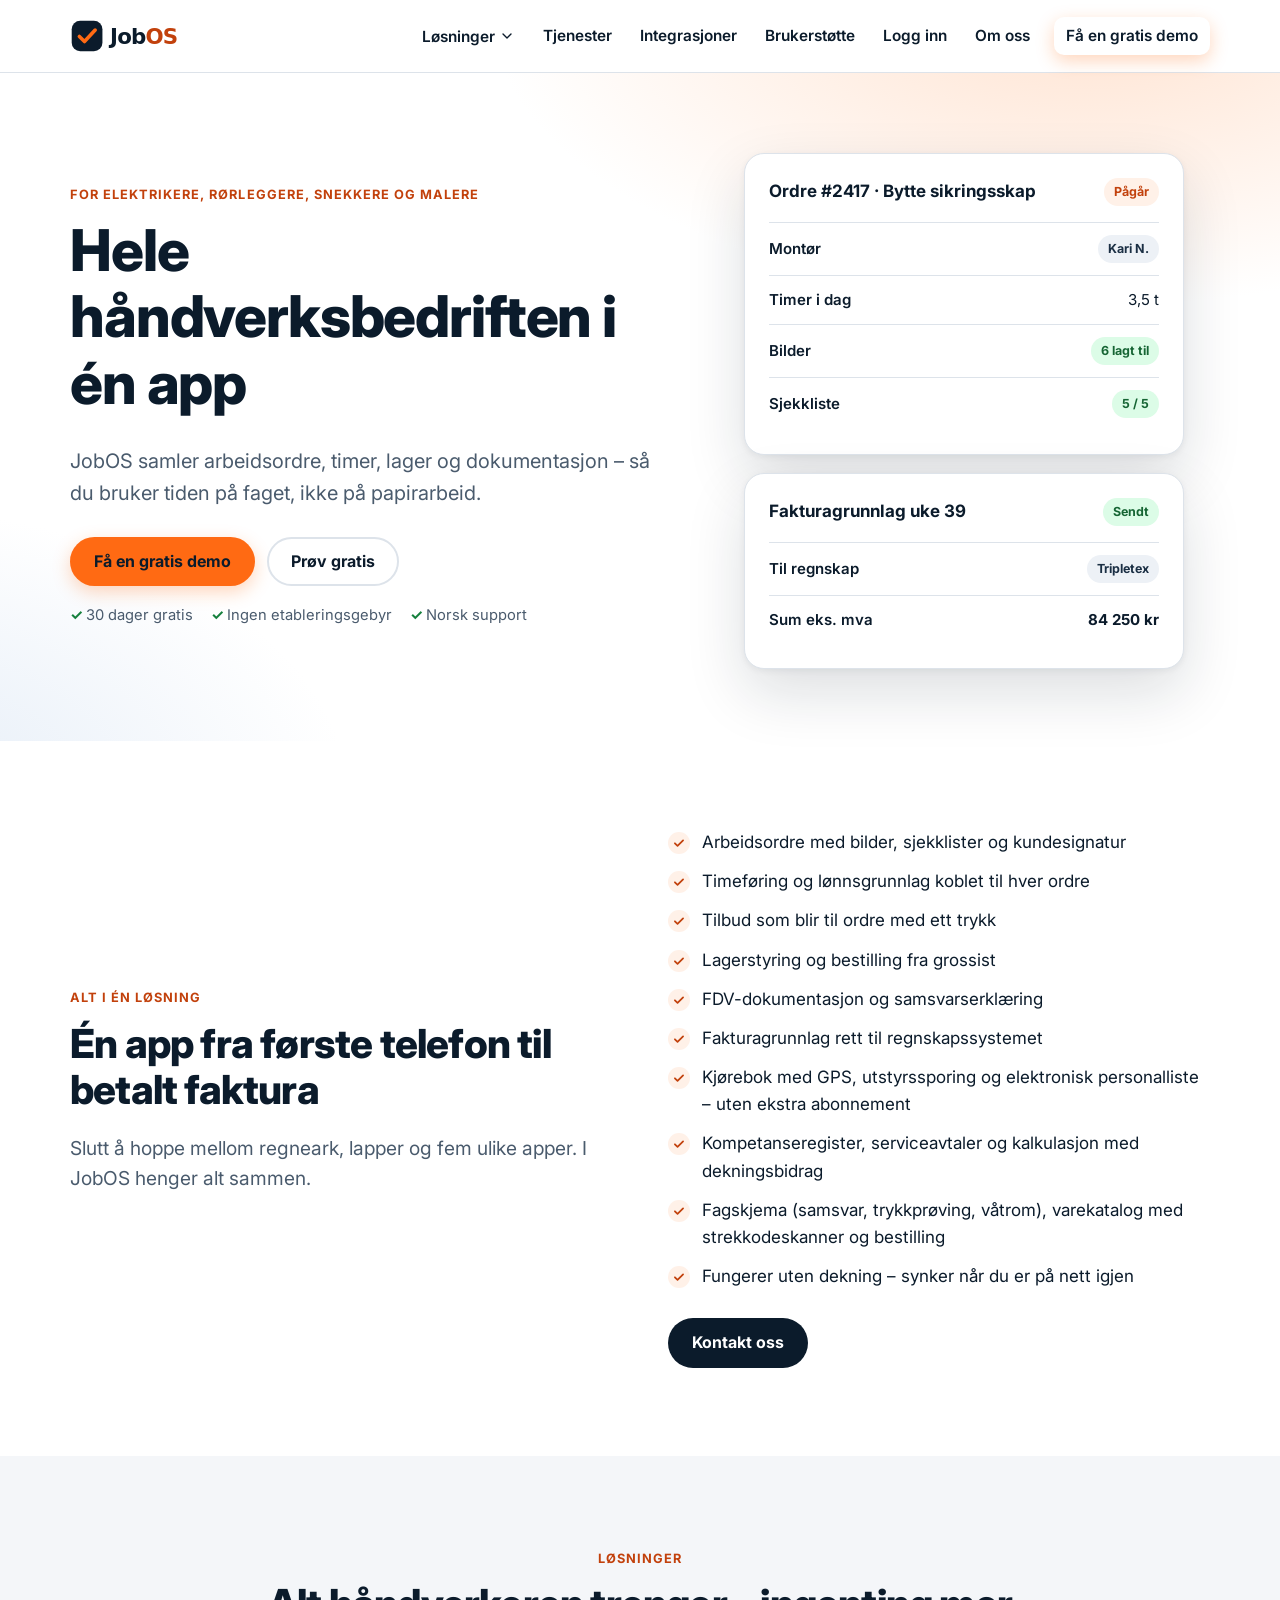
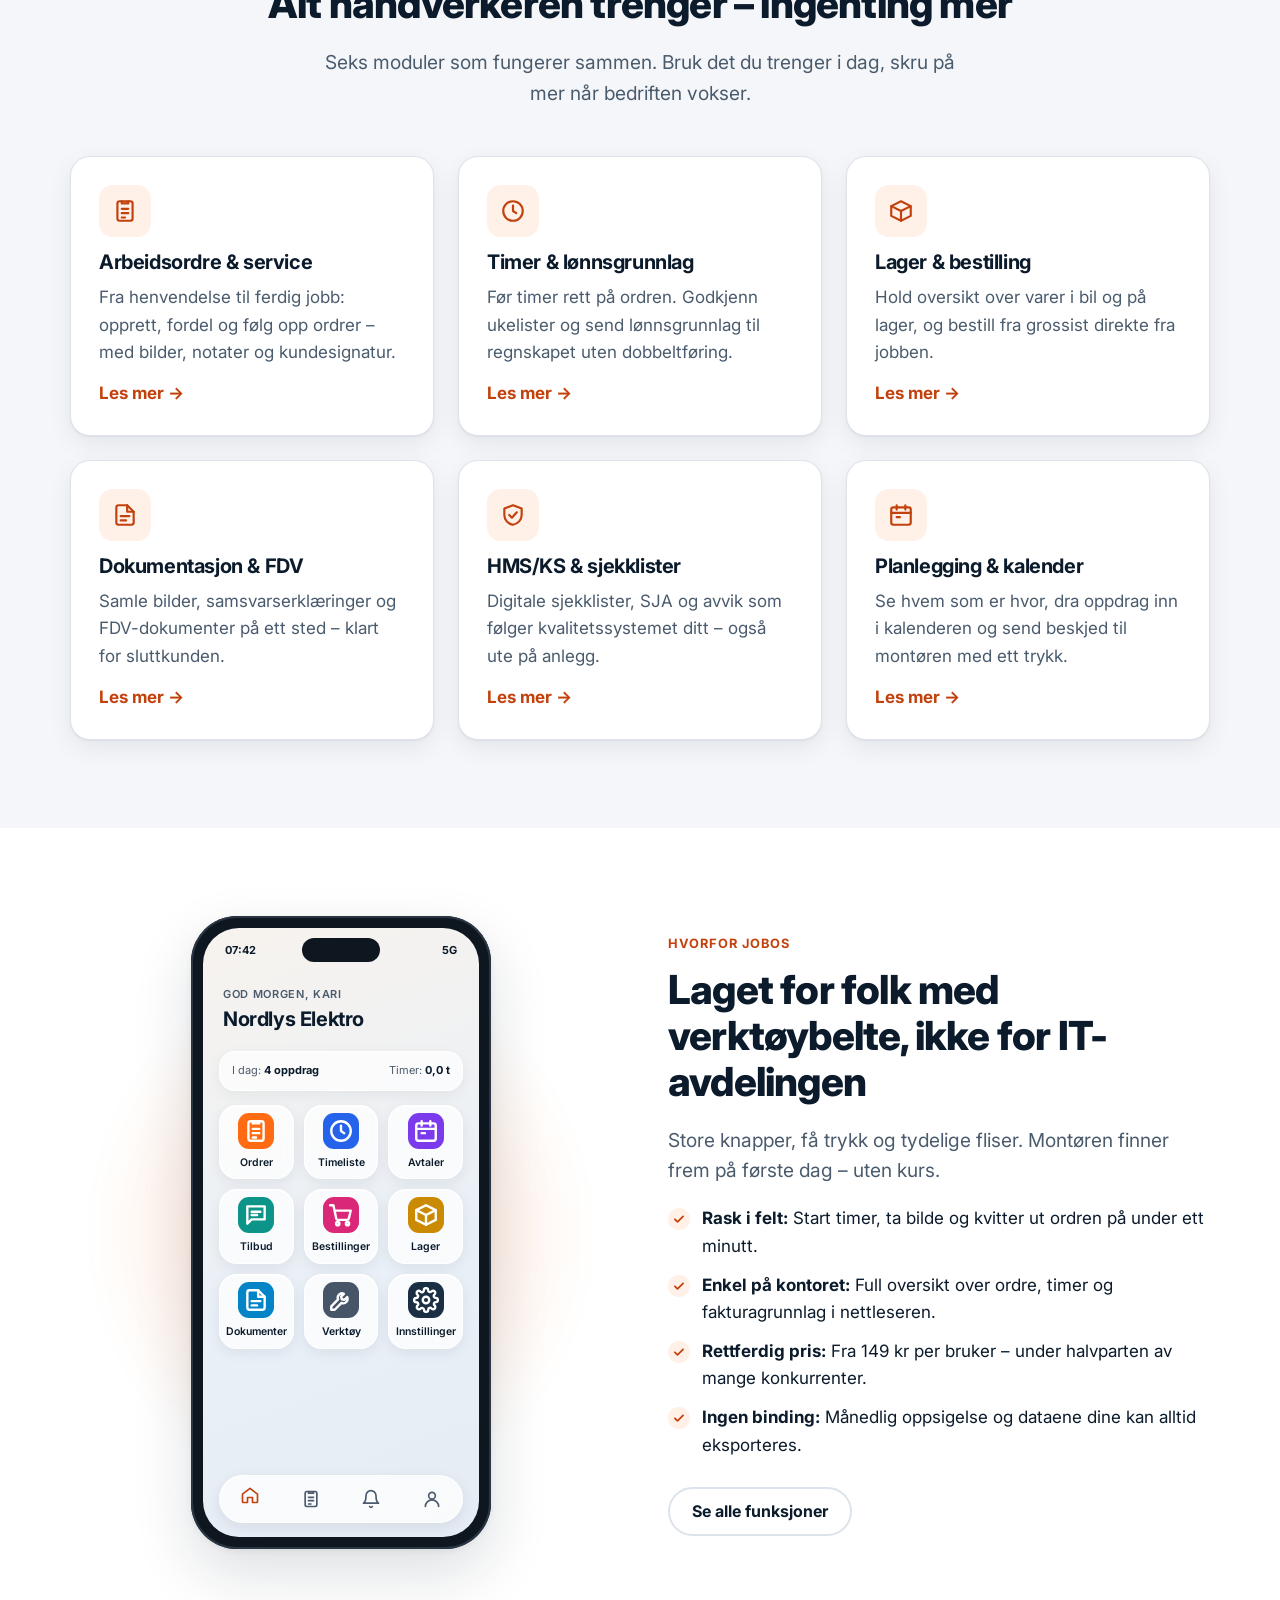
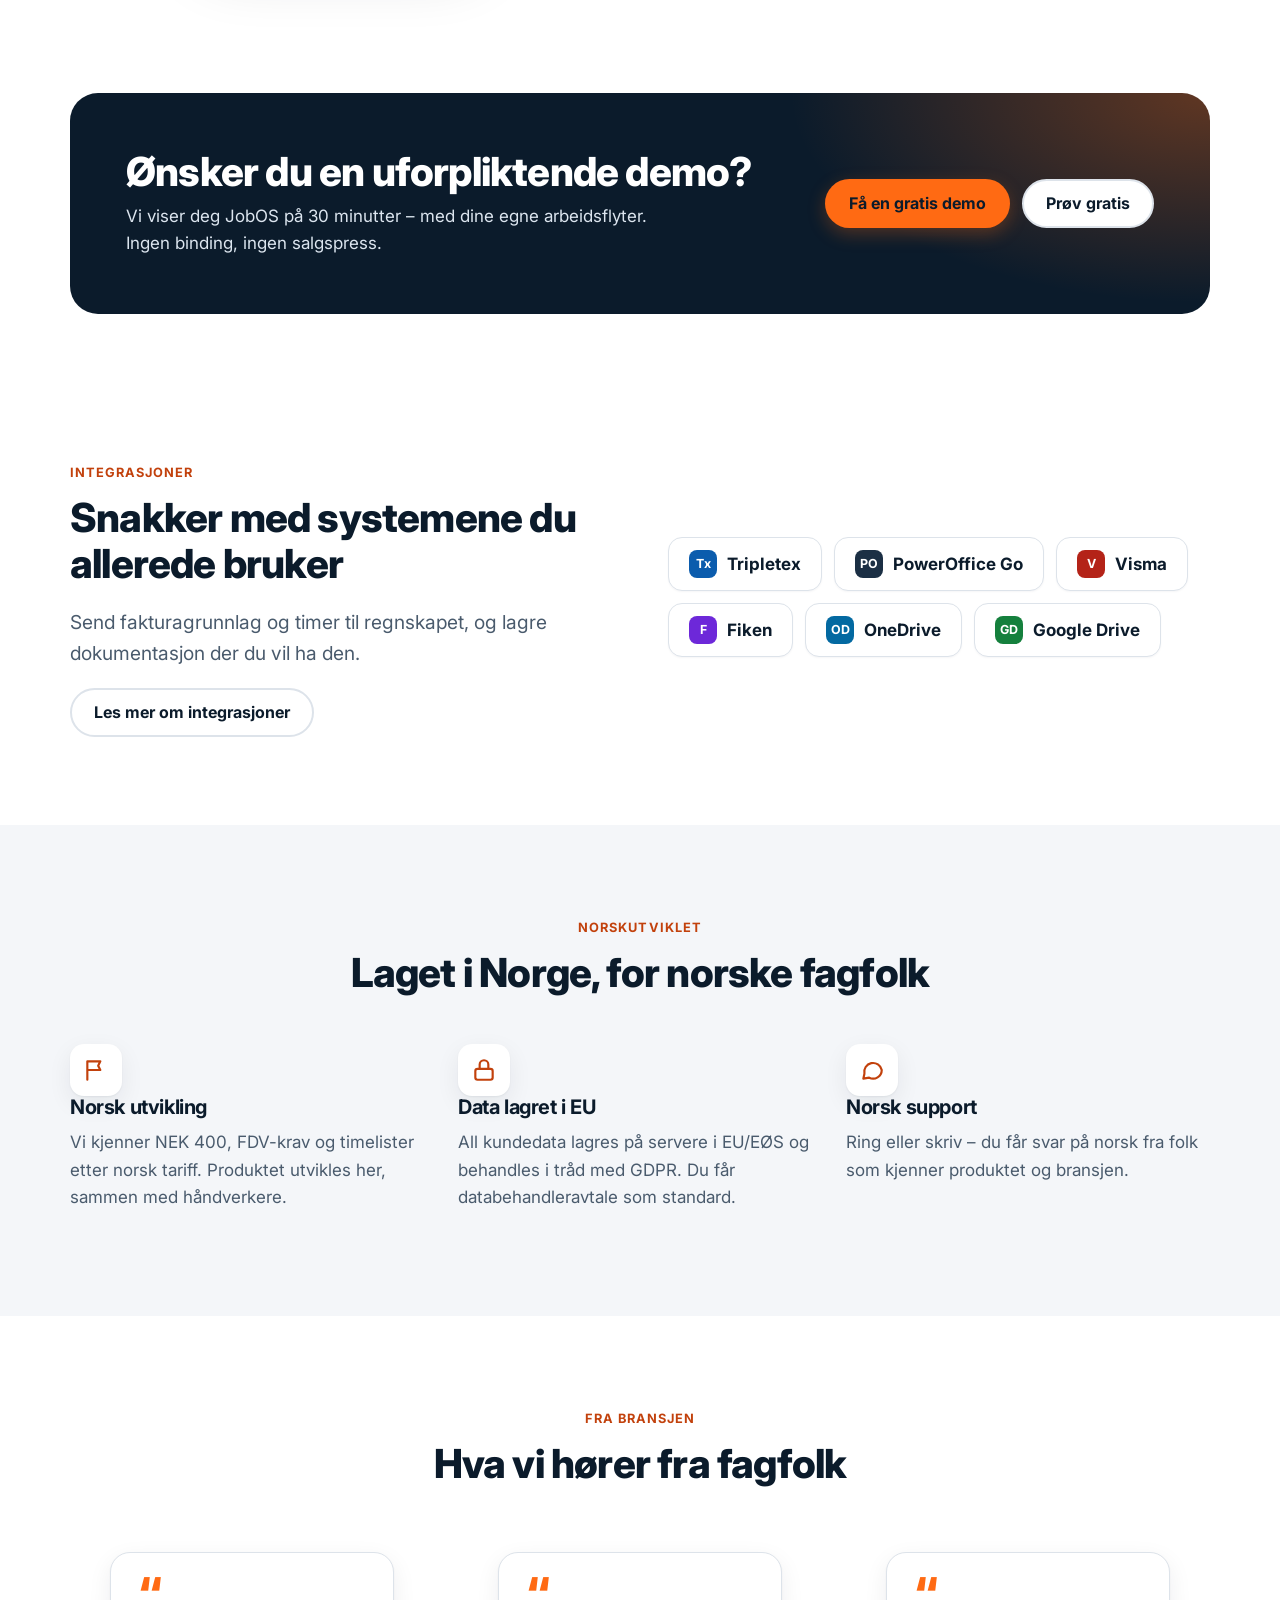
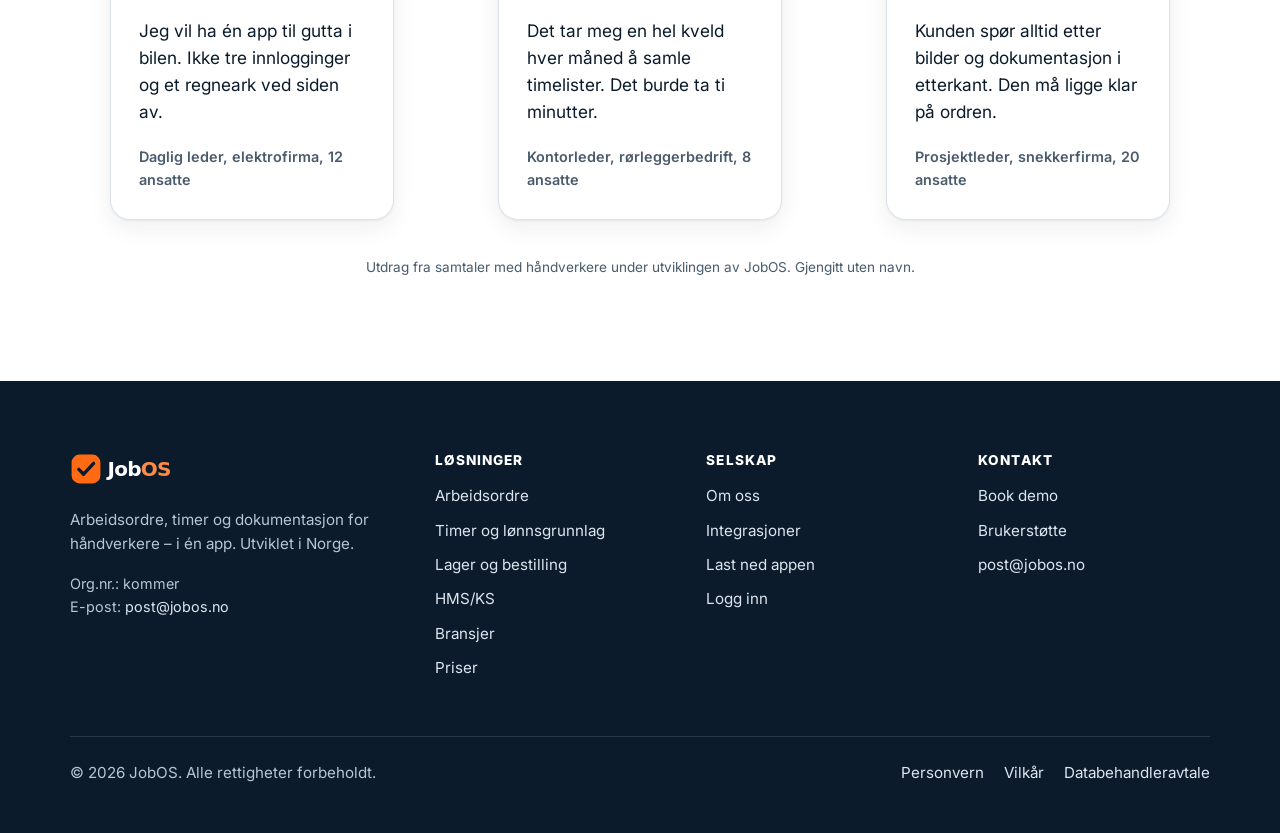
<file: index.html>
<!doctype html>
<html lang="nb">
<head>
<meta charset="utf-8">
<meta name="viewport" content="width=device-width, initial-scale=1">
<title>JobOS – Hele håndverksbedriften i én app</title>
<meta name="description" content="JobOS er arbeidsordresystemet for elektrikere, rørleggere, snekkere og malere. Ordre, timer, lager og dokumentasjon i én app. Fra 149 kr per bruker.">
<meta name="theme-color" content="#0B1B2B">
<meta property="og:type" content="website">
<meta property="og:locale" content="nb_NO">
<meta property="og:site_name" content="JobOS">
<meta property="og:title" content="JobOS – Hele håndverksbedriften i én app">
<meta property="og:description" content="JobOS er arbeidsordresystemet for elektrikere, rørleggere, snekkere og malere. Ordre, timer, lager og dokumentasjon i én app. Fra 149 kr per bruker.">
<meta property="og:url" content="https://heggerob.github.io/jobos-web/">
<meta property="og:image" content="https://heggerob.github.io/jobos-web/assets/logo.svg">
<meta name="twitter:card" content="summary">
<link rel="icon" href="favicon.svg" type="image/svg+xml">
<link rel="manifest" href="manifest.webmanifest">
<link rel="apple-touch-icon" href="assets/icons/apple-touch-icon.png">
<meta name="mobile-web-app-capable" content="yes">
<meta name="apple-mobile-web-app-title" content="JobOS">

<link rel="preconnect" href="https://fonts.googleapis.com">
<link rel="preconnect" href="https://fonts.gstatic.com" crossorigin>
<link href="https://fonts.googleapis.com/css2?family=Inter:wght@400;600;700;800&amp;display=swap" rel="stylesheet">
<link rel="stylesheet" href="assets/style.css">
</head>
<body>
<a class="skip-link" href="#main">Hopp til innhold</a>
<header class="site-header">
  <nav class="container nav" aria-label="Hovedmeny">
    <a class="brand" href="index.html" aria-label="JobOS – til forsiden"><img src="assets/logo.svg" alt="JobOS" width="128" height="34"></a>
    <button class="nav-toggle" type="button" aria-expanded="false" aria-controls="nav-menu" aria-label="Åpne meny"><svg viewBox="0 0 24 24" width="24" height="24" fill="none" stroke="currentColor" stroke-width="2" stroke-linecap="round" stroke-linejoin="round" aria-hidden="true" focusable="false"><path d="M4 7h16M4 12h16M4 17h16"/></svg></button>
    <ul class="nav-menu" id="nav-menu">
      <li class="has-dd"><button class="dd-toggle" type="button" aria-expanded="false" aria-controls="dd-losninger">Løsninger <svg viewBox="0 0 24 24" width="16" height="16" fill="none" stroke="currentColor" stroke-width="2" stroke-linecap="round" stroke-linejoin="round" aria-hidden="true" focusable="false"><path d="m6 9 6 6 6-6"/></svg></button>
        <ul class="dropdown" id="dd-losninger"><li><a href="funksjoner.html">Alle funksjoner<span>Arbeidsordre, timer, lager og mer</span></a></li><li><a href="fag.html">Bransjer<span>Elektriker, rørlegger, snekker, maler</span></a></li><li><a href="priser.html">Priser<span>Fra 149 kr per bruker i måneden</span></a></li><li><a href="last-ned.html">Last ned appen<span>iPhone, Android og web</span></a></li></ul></li>
      <li><a href="om-oss.html#tjenester">Tjenester</a></li><li><a href="integrasjoner.html">Integrasjoner</a></li><li><a href="kontakt.html#brukerstotte">Brukerstøtte</a></li><li><a href="logg-inn.html">Logg inn</a></li><li><a href="om-oss.html">Om oss</a></li>
      <li class="nav-cta"><a class="btn btn-primary btn-sm" href="kontakt.html#demo">Få en gratis demo</a></li>
    </ul>
  </nav>
</header>
<main id="main">
<section class="hero">
  <div class="container hero-grid">
    <div>
      <span class="eyebrow">For elektrikere, rørleggere, snekkere og malere</span>
      <h1>Hele håndverksbedriften i én app</h1>
      <p class="lead">JobOS samler arbeidsordre, timer, lager og dokumentasjon – så du bruker tiden på faget, ikke på papirarbeid.</p>
      <div class="btn-row"><a class="btn btn-primary" href="kontakt.html#demo">Få en gratis demo</a><a class="btn btn-secondary" href="last-ned.html">Prøv gratis</a></div>
      <p class="hero-note"><span>30 dager gratis</span><span>Ingen etableringsgebyr</span><span>Norsk support</span></p>
    </div>
    <div style="display:grid;gap:18px"><div class="mini-card" aria-hidden="true"><header><span>Ordre #2417 · Bytte sikringsskap</span><span class="pill brand">Pågår</span></header><div class="mini-row"><span>Montør</span><span class="pill">Kari N.</span></div><div class="mini-row"><span>Timer i dag</span>3,5 t</div><div class="mini-row"><span>Bilder</span><span class="pill ok">6 lagt til</span></div><div class="mini-row"><span>Sjekkliste</span><span class="pill ok">5 / 5</span></div></div><div class="mini-card" aria-hidden="true"><header><span>Fakturagrunnlag uke 39</span><span class="pill ok">Sendt</span></header><div class="mini-row"><span>Til regnskap</span><span class="pill">Tripletex</span></div><div class="mini-row"><span>Sum eks. mva</span><b>84 250 kr</b></div></div></div>
  </div>
</section>

<section class="section" aria-labelledby="alt-i-en">
  <div class="container split">
    <div>
      <span class="eyebrow">Alt i én løsning</span>
      <h2 id="alt-i-en">Én app fra første telefon til betalt faktura</h2>
      <p class="lead">Slutt å hoppe mellom regneark, lapper og fem ulike apper. I JobOS henger alt sammen.</p>
    </div>
    <div>
      <ul class="checklist">
        <li>Arbeidsordre med bilder, sjekklister og kundesignatur</li>
        <li>Timeføring og lønnsgrunnlag koblet til hver ordre</li>
        <li>Tilbud som blir til ordre med ett trykk</li>
        <li>Lagerstyring og bestilling fra grossist</li>
        <li>FDV-dokumentasjon og samsvarserklæring</li>
        <li>Fakturagrunnlag rett til regnskapssystemet</li>
        <li>Kjørebok med GPS, utstyrssporing og elektronisk personalliste – uten ekstra abonnement</li>
        <li>Kompetanseregister, serviceavtaler og kalkulasjon med dekningsbidrag</li>
        <li>Fagskjema (samsvar, trykkprøving, våtrom), varekatalog med strekkodeskanner og bestilling</li>
        <li>Fungerer uten dekning – synker når du er på nett igjen</li>
      </ul>
      <a class="btn btn-dark" href="kontakt.html">Kontakt oss</a>
    </div>
  </div>
</section>

<section class="section section-soft" aria-labelledby="produkter">
  <div class="container">
    <div class="section-head center">
      <span class="eyebrow">Løsninger</span>
      <h2 id="produkter">Alt håndverkeren trenger – ingenting mer</h2>
      <p class="lead">Seks moduler som fungerer sammen. Bruk det du trenger i dag, skru på mer når bedriften vokser.</p>
    </div>
    <div class="grid grid-3"><a class="card" href="funksjoner.html#ordre"><span class="icon-badge"><svg viewBox="0 0 24 24" width="24" height="24" fill="none" stroke="currentColor" stroke-width="2" stroke-linecap="round" stroke-linejoin="round" aria-hidden="true" focusable="false"><rect x="5" y="3" width="14" height="18" rx="2"/><path d="M9 3v2h6V3M9 10h6M9 14h6M9 18h3"/></svg></span><h3>Arbeidsordre &amp; service</h3><p>Fra henvendelse til ferdig jobb: opprett, fordel og følg opp ordrer – med bilder, notater og kundesignatur.</p><span class="more">Les mer →</span></a><a class="card" href="funksjoner.html#timer"><span class="icon-badge"><svg viewBox="0 0 24 24" width="24" height="24" fill="none" stroke="currentColor" stroke-width="2" stroke-linecap="round" stroke-linejoin="round" aria-hidden="true" focusable="false"><circle cx="12" cy="12" r="9"/><path d="M12 7v5l3 2"/></svg></span><h3>Timer &amp; lønnsgrunnlag</h3><p>Før timer rett på ordren. Godkjenn ukelister og send lønnsgrunnlag til regnskapet uten dobbeltføring.</p><span class="more">Les mer →</span></a><a class="card" href="funksjoner.html#lager"><span class="icon-badge"><svg viewBox="0 0 24 24" width="24" height="24" fill="none" stroke="currentColor" stroke-width="2" stroke-linecap="round" stroke-linejoin="round" aria-hidden="true" focusable="false"><path d="M3 7.5 12 3l9 4.5v9L12 21l-9-4.5z"/><path d="M3 7.5 12 12l9-4.5M12 12v9"/></svg></span><h3>Lager &amp; bestilling</h3><p>Hold oversikt over varer i bil og på lager, og bestill fra grossist direkte fra jobben.</p><span class="more">Les mer →</span></a><a class="card" href="funksjoner.html#dokumentasjon"><span class="icon-badge"><svg viewBox="0 0 24 24" width="24" height="24" fill="none" stroke="currentColor" stroke-width="2" stroke-linecap="round" stroke-linejoin="round" aria-hidden="true" focusable="false"><path d="M14 3H6a2 2 0 0 0-2 2v14a2 2 0 0 0 2 2h12a2 2 0 0 0 2-2V9z"/><path d="M14 3v6h6M8 13h8M8 17h5"/></svg></span><h3>Dokumentasjon &amp; FDV</h3><p>Samle bilder, samsvarserklæringer og FDV-dokumenter på ett sted – klart for sluttkunden.</p><span class="more">Les mer →</span></a><a class="card" href="funksjoner.html#hms"><span class="icon-badge"><svg viewBox="0 0 24 24" width="24" height="24" fill="none" stroke="currentColor" stroke-width="2" stroke-linecap="round" stroke-linejoin="round" aria-hidden="true" focusable="false"><path d="M12 3 4 6v6c0 4.5 3.4 8.2 8 9 4.6-.8 8-4.5 8-9V6z"/><path d="m8.5 12 2.5 2.5 4.5-5"/></svg></span><h3>HMS/KS &amp; sjekklister</h3><p>Digitale sjekklister, SJA og avvik som følger kvalitetssystemet ditt – også ute på anlegg.</p><span class="more">Les mer →</span></a><a class="card" href="funksjoner.html#planlegging"><span class="icon-badge"><svg viewBox="0 0 24 24" width="24" height="24" fill="none" stroke="currentColor" stroke-width="2" stroke-linecap="round" stroke-linejoin="round" aria-hidden="true" focusable="false"><rect x="3" y="5" width="18" height="16" rx="2"/><path d="M3 10h18M8 3v4M16 3v4M8 14h3"/></svg></span><h3>Planlegging &amp; kalender</h3><p>Se hvem som er hvor, dra oppdrag inn i kalenderen og send beskjed til montøren med ett trykk.</p><span class="more">Les mer →</span></a></div>
  </div>
</section>

<section class="section" aria-labelledby="hvorfor">
  <div class="container split reverse">
    <div>
      <span class="eyebrow">Hvorfor JobOS</span>
      <h2 id="hvorfor">Laget for folk med verktøybelte, ikke for IT-avdelingen</h2>
      <p class="lead">Store knapper, få trykk og tydelige fliser. Montøren finner frem på første dag – uten kurs.</p>
      <ul class="checklist">
        <li><strong>Rask i felt:</strong> Start timer, ta bilde og kvitter ut ordren på under ett minutt.</li>
        <li><strong>Enkel på kontoret:</strong> Full oversikt over ordre, timer og fakturagrunnlag i nettleseren.</li>
        <li><strong>Rettferdig pris:</strong> Fra 149 kr per bruker – under halvparten av mange konkurrenter.</li>
        <li><strong>Ingen binding:</strong> Månedlig oppsigelse og dataene dine kan alltid eksporteres.</li>
      </ul>
      <a class="btn btn-secondary" href="funksjoner.html">Se alle funksjoner</a>
    </div>
    <div class="phone-wrap">
  <div class="phone" role="img" aria-label="Skjermbilde av JobOS-appen: startskjerm for Nordlys Elektro med ni fliser – Ordrer, Timeliste, Avtaler, Tilbud, Bestillinger, Lager, Dokumenter, Verktøy og Innstillinger.">
    <div class="phone-screen" aria-hidden="true">
      <div class="phone-notch"></div>
      <div class="phone-status"><span>07:42</span><span>5G</span></div>
      <div class="phone-head"><small>God morgen, Kari</small><strong>Nordlys Elektro</strong></div>
      <div class="phone-today"><span>I dag: <b>4 oppdrag</b></span><span>Timer: <b>0,0 t</b></span></div>
      <div class="tiles"><div class="tile"><span class="ti" style="background:#FF6A13"><svg viewBox="0 0 24 24" width="22" height="22" fill="none" stroke="currentColor" stroke-width="2.2" stroke-linecap="round" stroke-linejoin="round" aria-hidden="true" focusable="false"><rect x="5" y="3" width="14" height="18" rx="2"/><path d="M9 3v2h6V3M9 10h6M9 14h6M9 18h3"/></svg></span>Ordrer</div><div class="tile"><span class="ti" style="background:#2563EB"><svg viewBox="0 0 24 24" width="22" height="22" fill="none" stroke="currentColor" stroke-width="2.2" stroke-linecap="round" stroke-linejoin="round" aria-hidden="true" focusable="false"><circle cx="12" cy="12" r="9"/><path d="M12 7v5l3 2"/></svg></span>Timeliste</div><div class="tile"><span class="ti" style="background:#7C3AED"><svg viewBox="0 0 24 24" width="22" height="22" fill="none" stroke="currentColor" stroke-width="2.2" stroke-linecap="round" stroke-linejoin="round" aria-hidden="true" focusable="false"><rect x="3" y="5" width="18" height="16" rx="2"/><path d="M3 10h18M8 3v4M16 3v4M8 14h3"/></svg></span>Avtaler</div><div class="tile"><span class="ti" style="background:#0D9488"><svg viewBox="0 0 24 24" width="22" height="22" fill="none" stroke="currentColor" stroke-width="2.2" stroke-linecap="round" stroke-linejoin="round" aria-hidden="true" focusable="false"><path d="M4 4h16v12H8l-4 4z"/><path d="M8 9h8M8 12h5"/></svg></span>Tilbud</div><div class="tile"><span class="ti" style="background:#DB2777"><svg viewBox="0 0 24 24" width="22" height="22" fill="none" stroke="currentColor" stroke-width="2.2" stroke-linecap="round" stroke-linejoin="round" aria-hidden="true" focusable="false"><circle cx="9" cy="20" r="1.5"/><circle cx="18" cy="20" r="1.5"/><path d="M2 3h3l2.6 12.2a1.5 1.5 0 0 0 1.5 1.3h8.6a1.5 1.5 0 0 0 1.5-1.2L21 8H6"/></svg></span>Bestillinger</div><div class="tile"><span class="ti" style="background:#CA8A04"><svg viewBox="0 0 24 24" width="22" height="22" fill="none" stroke="currentColor" stroke-width="2.2" stroke-linecap="round" stroke-linejoin="round" aria-hidden="true" focusable="false"><path d="M3 7.5 12 3l9 4.5v9L12 21l-9-4.5z"/><path d="M3 7.5 12 12l9-4.5M12 12v9"/></svg></span>Lager</div><div class="tile"><span class="ti" style="background:#0284C7"><svg viewBox="0 0 24 24" width="22" height="22" fill="none" stroke="currentColor" stroke-width="2.2" stroke-linecap="round" stroke-linejoin="round" aria-hidden="true" focusable="false"><path d="M14 3H6a2 2 0 0 0-2 2v14a2 2 0 0 0 2 2h12a2 2 0 0 0 2-2V9z"/><path d="M14 3v6h6M8 13h8M8 17h5"/></svg></span>Dokumenter</div><div class="tile"><span class="ti" style="background:#475569"><svg viewBox="0 0 24 24" width="22" height="22" fill="none" stroke="currentColor" stroke-width="2.2" stroke-linecap="round" stroke-linejoin="round" aria-hidden="true" focusable="false"><path d="M14.7 6.3a4 4 0 0 0-5.4 5.2L3 17.8V21h3.2l6.3-6.3a4 4 0 0 0 5.2-5.4l-2.6 2.6-2.4-.6-.6-2.4z"/></svg></span>Verktøy</div><div class="tile"><span class="ti" style="background:#1B2F44"><svg viewBox="0 0 24 24" width="22" height="22" fill="none" stroke="currentColor" stroke-width="2.2" stroke-linecap="round" stroke-linejoin="round" aria-hidden="true" focusable="false"><circle cx="12" cy="12" r="3"/><path d="M19.4 15a1.7 1.7 0 0 0 .3 1.8l.1.1a2 2 0 1 1-2.8 2.8l-.1-.1a1.7 1.7 0 0 0-1.8-.3 1.7 1.7 0 0 0-1 1.5V21a2 2 0 1 1-4 0v-.1a1.7 1.7 0 0 0-1.1-1.5 1.7 1.7 0 0 0-1.8.3l-.1.1a2 2 0 1 1-2.8-2.8l.1-.1a1.7 1.7 0 0 0 .3-1.8 1.7 1.7 0 0 0-1.5-1H3a2 2 0 1 1 0-4h.1a1.7 1.7 0 0 0 1.5-1.1 1.7 1.7 0 0 0-.3-1.8l-.1-.1a2 2 0 1 1 2.8-2.8l.1.1a1.7 1.7 0 0 0 1.8.3H9a1.7 1.7 0 0 0 1-1.5V3a2 2 0 1 1 4 0v.1a1.7 1.7 0 0 0 1 1.5 1.7 1.7 0 0 0 1.8-.3l.1-.1a2 2 0 1 1 2.8 2.8l-.1.1a1.7 1.7 0 0 0-.3 1.8V9a1.7 1.7 0 0 0 1.5 1H21a2 2 0 1 1 0 4h-.1a1.7 1.7 0 0 0-1.5 1z"/></svg></span>Innstillinger</div></div>
      <div class="phone-tabbar"><span class="on"><svg viewBox="0 0 24 24" width="24" height="24" fill="none" stroke="currentColor" stroke-width="2" stroke-linecap="round" stroke-linejoin="round" aria-hidden="true" focusable="false"><path d="M3 11 12 4l9 7v9a1 1 0 0 1-1 1h-5v-6H9v6H4a1 1 0 0 1-1-1z"/></svg></span><svg viewBox="0 0 24 24" width="24" height="24" fill="none" stroke="currentColor" stroke-width="2" stroke-linecap="round" stroke-linejoin="round" aria-hidden="true" focusable="false"><rect x="5" y="3" width="14" height="18" rx="2"/><path d="M9 3v2h6V3M9 10h6M9 14h6M9 18h3"/></svg><svg viewBox="0 0 24 24" width="24" height="24" fill="none" stroke="currentColor" stroke-width="2" stroke-linecap="round" stroke-linejoin="round" aria-hidden="true" focusable="false"><path d="M6 8a6 6 0 1 1 12 0c0 7 3 9 3 9H3s3-2 3-9M10.3 21a1.9 1.9 0 0 0 3.4 0"/></svg><svg viewBox="0 0 24 24" width="24" height="24" fill="none" stroke="currentColor" stroke-width="2" stroke-linecap="round" stroke-linejoin="round" aria-hidden="true" focusable="false"><circle cx="12" cy="8" r="4"/><path d="M4 21a8 8 0 0 1 16 0"/></svg></div>
    </div>
  </div>
</div>
  </div>
</section>

<section class="section-sm" aria-labelledby="cta-title">
  <div class="container">
    <div class="cta-band">
      <div><h2 id="cta-title">Ønsker du en uforpliktende demo?</h2><p>Vi viser deg JobOS på 30 minutter – med dine egne arbeidsflyter. Ingen binding, ingen salgspress.</p></div>
      <div class="btn-row"><a class="btn btn-primary" href="kontakt.html#demo">Få en gratis demo</a><a class="btn btn-secondary" href="last-ned.html">Prøv gratis</a></div>
    </div>
  </div>
</section>

<section class="section" aria-labelledby="integ">
  <div class="container split">
    <div>
      <span class="eyebrow">Integrasjoner</span>
      <h2 id="integ">Snakker med systemene du allerede bruker</h2>
      <p class="lead">Send fakturagrunnlag og timer til regnskapet, og lagre dokumentasjon der du vil ha den.</p>
      <a class="btn btn-secondary" href="integrasjoner.html">Les mer om integrasjoner</a>
    </div>
    <div class="chips"><span class="chip"><i style="background:#0B5CAD" aria-hidden="true">Tx</i>Tripletex</span><span class="chip"><i style="background:#1B2F44" aria-hidden="true">PO</i>PowerOffice Go</span><span class="chip"><i style="background:#B42318" aria-hidden="true">V</i>Visma</span><span class="chip"><i style="background:#6D28D9" aria-hidden="true">F</i>Fiken</span><span class="chip"><i style="background:#0369A1" aria-hidden="true">OD</i>OneDrive</span><span class="chip"><i style="background:#15803D" aria-hidden="true">GD</i>Google Drive</span></div>
  </div>
</section>

<section class="section section-soft" aria-labelledby="norsk">
  <div class="container">
    <div class="section-head center">
      <span class="eyebrow">Norskutviklet</span>
      <h2 id="norsk">Laget i Norge, for norske fagfolk</h2>
    </div>
    <div class="grid grid-3">
      <div class="value"><span class="icon-badge"><svg viewBox="0 0 24 24" width="24" height="24" fill="none" stroke="currentColor" stroke-width="2" stroke-linecap="round" stroke-linejoin="round" aria-hidden="true" focusable="false"><path d="M4 21V4M4 4h12l-2 4 2 4H4"/></svg></span><h3>Norsk utvikling</h3><p class="muted">Vi kjenner NEK 400, FDV-krav og timelister etter norsk tariff. Produktet utvikles her, sammen med håndverkere.</p></div>
      <div class="value"><span class="icon-badge"><svg viewBox="0 0 24 24" width="24" height="24" fill="none" stroke="currentColor" stroke-width="2" stroke-linecap="round" stroke-linejoin="round" aria-hidden="true" focusable="false"><rect x="4" y="11" width="16" height="10" rx="2"/><path d="M8 11V7a4 4 0 0 1 8 0v4"/></svg></span><h3>Data lagret i EU</h3><p class="muted">All kundedata lagres på servere i EU/EØS og behandles i tråd med GDPR. Du får databehandleravtale som standard.</p></div>
      <div class="value"><span class="icon-badge"><svg viewBox="0 0 24 24" width="24" height="24" fill="none" stroke="currentColor" stroke-width="2" stroke-linecap="round" stroke-linejoin="round" aria-hidden="true" focusable="false"><path d="M21 12a8 8 0 0 1-11.6 7.1L4 20l1-4.6A8 8 0 1 1 21 12z"/></svg></span><h3>Norsk support</h3><p class="muted">Ring eller skriv – du får svar på norsk fra folk som kjenner produktet og bransjen.</p></div>
    </div>
  </div>
</section>

<section class="section" aria-labelledby="sitater">
  <div class="container">
    <div class="section-head center">
      <span class="eyebrow">Fra bransjen</span>
      <h2 id="sitater">Hva vi hører fra fagfolk</h2>
    </div>
    <div class="grid grid-3">
      <figure class="card quote"><blockquote>Jeg vil ha én app til gutta i bilen. Ikke tre innlogginger og et regneark ved siden av.</blockquote><figcaption>Daglig leder, elektrofirma, 12 ansatte</figcaption></figure>
      <figure class="card quote"><blockquote>Det tar meg en hel kveld hver måned å samle timelister. Det burde ta ti minutter.</blockquote><figcaption>Kontorleder, rørleggerbedrift, 8 ansatte</figcaption></figure>
      <figure class="card quote"><blockquote>Kunden spør alltid etter bilder og dokumentasjon i etterkant. Den må ligge klar på ordren.</blockquote><figcaption>Prosjektleder, snekkerfirma, 20 ansatte</figcaption></figure>
    </div>
    <p class="disclaimer center">Utdrag fra samtaler med håndverkere under utviklingen av JobOS. Gjengitt uten navn.</p>
  </div>
</section>
</main>
<footer class="site-footer">
  <div class="container">
    <div class="footer-grid">
      <div class="footer-brand">
        <img src="assets/logo-white.svg" alt="JobOS" width="120" height="32">
        <p>Arbeidsordre, timer og dokumentasjon for håndverkere – i én app. Utviklet i Norge.</p>
        <p class="small">Org.nr.: kommer<br>E-post: <a href="mailto:post@jobos.no">post@jobos.no</a></p>
      </div>
      <div>
        <h2>Løsninger</h2>
        <ul>
          <li><a href="funksjoner.html#ordre">Arbeidsordre</a></li>
          <li><a href="funksjoner.html#timer">Timer og lønnsgrunnlag</a></li>
          <li><a href="funksjoner.html#lager">Lager og bestilling</a></li>
          <li><a href="funksjoner.html#hms">HMS/KS</a></li>
          <li><a href="fag.html">Bransjer</a></li>
          <li><a href="priser.html">Priser</a></li>
        </ul>
      </div>
      <div>
        <h2>Selskap</h2>
        <ul>
          <li><a href="om-oss.html">Om oss</a></li>
          <li><a href="integrasjoner.html">Integrasjoner</a></li>
          <li><a href="last-ned.html">Last ned appen</a></li>
          <li><a href="logg-inn.html">Logg inn</a></li>
        </ul>
      </div>
      <div>
        <h2>Kontakt</h2>
        <ul>
          <li><a href="kontakt.html#demo">Book demo</a></li>
          <li><a href="kontakt.html#brukerstotte">Brukerstøtte</a></li>
          <li><a href="mailto:post@jobos.no">post@jobos.no</a></li>
        </ul>
      </div>
    </div>
    <div class="footer-bottom">
      <p>© <span data-year>2026</span> JobOS. Alle rettigheter forbeholdt.</p>
      <ul>
        <li><a href="personvern.html">Personvern</a></li>
        <li><a href="vilkar.html">Vilkår</a></li>
        <li><a href="personvern.html#databehandleravtale">Databehandleravtale</a></li>
      </ul>
    </div>
  </div>
</footer>
<script src="assets/main.js" defer></script>
<script>
if ("serviceWorker" in navigator) {
  window.addEventListener("load", function () { navigator.serviceWorker.register("sw.js").catch(function () {}); });
}
</script>
</body>
</html>
</file>
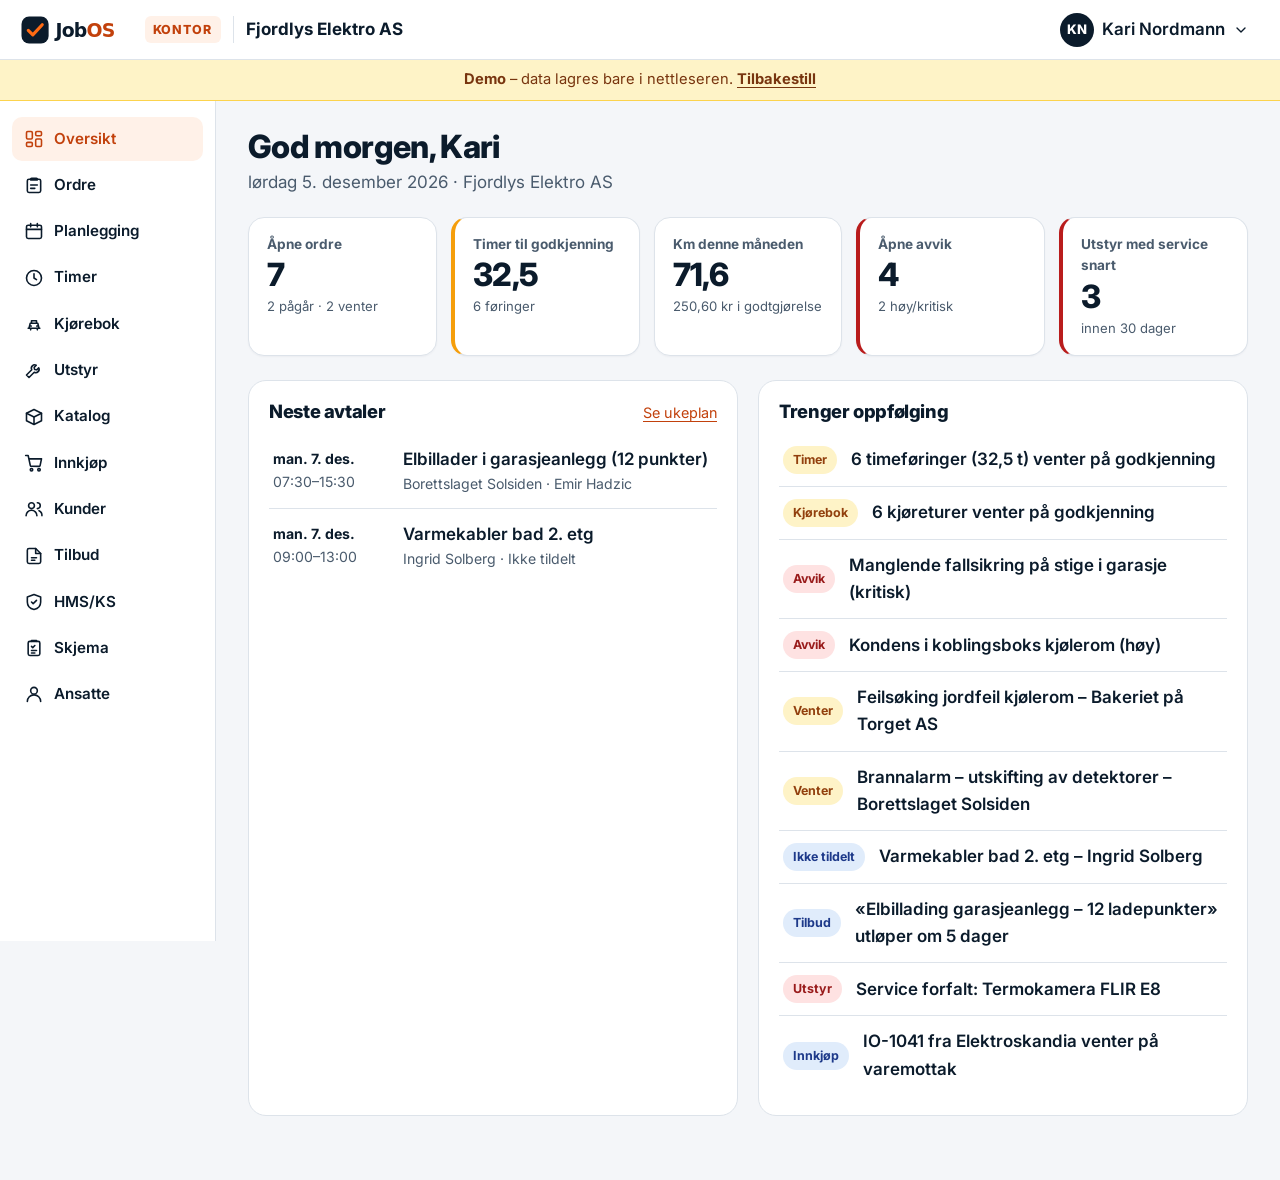
<file: app.html>
<!doctype html>
<html lang="nb">
<head>
<meta charset="utf-8">
<meta name="viewport" content="width=device-width, initial-scale=1">
<title>Kontor | JobOS</title>
<meta name="description" content="JobOS Kontor – ordre, planlegging, timegodkjenning, kjørebok, tilbud, varekatalog, innkjøp og skjema i nettleseren.">
<meta name="robots" content="noindex, nofollow">
<meta name="theme-color" content="#0B1B2B">
<link rel="icon" href="favicon.svg" type="image/svg+xml">
<link rel="manifest" href="manifest.webmanifest">
<link rel="apple-touch-icon" href="assets/icons/apple-touch-icon.png">
<meta name="mobile-web-app-capable" content="yes">
<meta name="apple-mobile-web-app-title" content="JobOS">

<link rel="preconnect" href="https://fonts.googleapis.com">
<link rel="preconnect" href="https://fonts.gstatic.com" crossorigin>
<link href="https://fonts.googleapis.com/css2?family=Inter:wght@400;600;700;800&amp;display=swap" rel="stylesheet">
<link rel="stylesheet" href="assets/style.css">
<link rel="stylesheet" href="assets/office.css">
</head>
<body class="office gated">
<a class="skip-link" href="#main">Hopp til innhold</a>
<header class="app-header">
  <div class="app-header-inner">
    <a class="brand" href="index.html" aria-label="JobOS – til forsiden"><img src="assets/logo.svg" alt="JobOS" width="120" height="32"></a>
    <span class="app-label">Kontor</span>
    <div class="app-company" id="company-slot"></div>
    <div class="user-menu" id="user-menu-wrap" hidden>
      <button type="button" class="user-btn" id="user-btn" aria-expanded="false" aria-controls="user-menu" aria-haspopup="true">
        <span class="avatar" id="user-avatar" aria-hidden="true">?</span><span class="user-name" id="user-name">Bruker</span>
        <svg viewBox="0 0 24 24" width="16" height="16" fill="none" stroke="currentColor" stroke-width="2" stroke-linecap="round" stroke-linejoin="round" aria-hidden="true" focusable="false"><path d="m6 9 6 6 6-6"/></svg>
      </button>
      <div class="user-dropdown" id="user-menu" hidden>
        <p class="user-email" id="user-email"></p>
        <button type="button" data-action="switch-company" id="menu-switch" hidden>Bytt firma</button>
        <button type="button" data-action="reload">Hent data på nytt</button>
        <button type="button" data-action="reset-demo" id="menu-reset" hidden>Tilbakestill demodata</button>
        <a href="index.html">Til jobos.no</a>
        <button type="button" data-action="logout" id="menu-logout">Logg ut</button>
      </div>
    </div>
  </div>
</header>
<div class="demo-banner" id="demo-banner" role="note" hidden>
  <strong>Demo</strong> – data lagres bare i nettleseren. <button type="button" class="linkish" data-action="reset-demo">Tilbakestill</button>
</div>
<div class="app-shell">
  <nav class="app-nav" id="app-nav" aria-label="Kontormeny" hidden>
    <ul>
      <li><a href="#oversikt" data-tab="oversikt"><svg viewBox="0 0 24 24" aria-hidden="true" focusable="false"><rect x="3" y="3" width="7" height="9" rx="1.5"/><rect x="14" y="3" width="7" height="5" rx="1.5"/><rect x="14" y="12" width="7" height="9" rx="1.5"/><rect x="3" y="16" width="7" height="5" rx="1.5"/></svg>Oversikt</a></li>
      <li><a href="#ordre" data-tab="ordre"><svg viewBox="0 0 24 24" aria-hidden="true" focusable="false"><path d="M9 4h6a1 1 0 0 1 1 1v1H8V5a1 1 0 0 1 1-1z"/><path d="M8 5H6a2 2 0 0 0-2 2v12a2 2 0 0 0 2 2h12a2 2 0 0 0 2-2V7a2 2 0 0 0-2-2h-2M8 12h8M8 16h5"/></svg>Ordre</a></li>
      <li><a href="#planlegging" data-tab="planlegging"><svg viewBox="0 0 24 24" aria-hidden="true" focusable="false"><rect x="3" y="5" width="18" height="16" rx="2"/><path d="M3 10h18M8 3v4M16 3v4"/></svg>Planlegging</a></li>
      <li><a href="#timer" data-tab="timer"><svg viewBox="0 0 24 24" aria-hidden="true" focusable="false"><circle cx="12" cy="12" r="9"/><path d="M12 7v5l3 2"/></svg>Timer</a></li>
      <li><a href="#kjorebok" data-tab="kjorebok"><svg viewBox="0 0 24 24" aria-hidden="true" focusable="false"><path d="M5 17h14M6 17l1.5-6h9L18 17M8 17v2M16 17v2"/><circle cx="8" cy="14.5" r=".5"/><circle cx="16" cy="14.5" r=".5"/><path d="M9 11V8h6v3"/></svg>Kjørebok</a></li>
      <li><a href="#utstyr" data-tab="utstyr"><svg viewBox="0 0 24 24" aria-hidden="true" focusable="false"><path d="M14.7 6.3a4 4 0 0 0-5.4 5.4L3 18l3 3 6.3-6.3a4 4 0 0 0 5.4-5.4l-2.5 2.5-2.5-.5-.5-2.5z"/></svg>Utstyr</a></li>
      <li><a href="#katalog" data-tab="katalog"><svg viewBox="0 0 24 24" aria-hidden="true" focusable="false"><path d="M21 7.5 12 3 3 7.5 12 12z"/><path d="M3 7.5v9L12 21l9-4.5v-9M12 12v9"/></svg>Katalog</a></li>
      <li><a href="#innkjop" data-tab="innkjop"><svg viewBox="0 0 24 24" aria-hidden="true" focusable="false"><circle cx="9" cy="20" r="1.5"/><circle cx="18" cy="20" r="1.5"/><path d="M2 3h3l2.6 12.2a1 1 0 0 0 1 .8h9.7a1 1 0 0 0 1-.8L21 7H6"/></svg>Innkjøp</a></li>
      <li><a href="#kunder" data-tab="kunder"><svg viewBox="0 0 24 24" aria-hidden="true" focusable="false"><circle cx="9" cy="8" r="3.5"/><path d="M2.5 20a6.5 6.5 0 0 1 13 0M16 4.5a3.5 3.5 0 0 1 0 7M18 14a6 6 0 0 1 3.5 6"/></svg>Kunder</a></li>
      <li><a href="#tilbud" data-tab="tilbud"><svg viewBox="0 0 24 24" aria-hidden="true" focusable="false"><path d="M14 3H6a2 2 0 0 0-2 2v14a2 2 0 0 0 2 2h12a2 2 0 0 0 2-2V9z"/><path d="M14 3v6h6M9 14h6M9 17h4"/></svg>Tilbud</a></li>
      <li><a href="#hms" data-tab="hms"><svg viewBox="0 0 24 24" aria-hidden="true" focusable="false"><path d="M12 3l8 3v6c0 4.5-3.4 8-8 9-4.6-1-8-4.5-8-9V6z"/><path d="M9 12l2 2 4-4"/></svg>HMS/KS</a></li>
      <li><a href="#skjema" data-tab="skjema"><svg viewBox="0 0 24 24" aria-hidden="true" focusable="false"><rect x="5" y="4" width="14" height="17" rx="2"/><path d="M9 4V3h6v1M9 10l1.5 1.5L13 9M9 15h6M9 18h4"/></svg>Skjema</a></li>
      <li><a href="#ansatte" data-tab="ansatte"><svg viewBox="0 0 24 24" aria-hidden="true" focusable="false"><circle cx="12" cy="8" r="4"/><path d="M4 21a8 8 0 0 1 16 0"/></svg>Ansatte</a></li>
    </ul>
  </nav>
  <main id="main" class="app-main" tabindex="-1">
    <div id="view" aria-live="polite"><p class="loading">Laster kontorsiden …</p></div>
    <noscript><div class="notice err">Kontorsiden krever JavaScript.</div></noscript>
  </main>
</div>

<dialog class="drawer" id="drawer" aria-labelledby="drawer-title">
  <div class="drawer-head">
    <h2 id="drawer-title">Detaljer</h2>
    <button type="button" class="icon-btn" data-close aria-label="Lukk panel"><svg viewBox="0 0 24 24" width="22" height="22" fill="none" stroke="currentColor" stroke-width="2" stroke-linecap="round" aria-hidden="true" focusable="false"><path d="M6 6l12 12M18 6 6 18"/></svg></button>
  </div>
  <div class="drawer-body" id="drawer-body"></div>
</dialog>

<dialog class="modal" id="modal" aria-labelledby="modal-title">
  <form method="dialog" class="modal-form" id="modal-form" novalidate>
    <div class="drawer-head">
      <h2 id="modal-title">Skjema</h2>
      <button type="button" class="icon-btn" data-close aria-label="Lukk"><svg viewBox="0 0 24 24" width="22" height="22" fill="none" stroke="currentColor" stroke-width="2" stroke-linecap="round" aria-hidden="true" focusable="false"><path d="M6 6l12 12M18 6 6 18"/></svg></button>
    </div>
    <div class="modal-body" id="modal-body"></div>
    <p class="notice err" id="modal-error" role="alert" hidden></p>
    <div class="modal-actions" id="modal-actions"></div>
  </form>
</dialog>

<div class="toast" id="toast" role="status" aria-live="polite" hidden></div>

<script src="assets/firebase-config.js"></script>
<script src="assets/firestore.js"></script>
<script src="assets/office.js"></script>
<script>
if ("serviceWorker" in navigator) {
  window.addEventListener("load", function () { navigator.serviceWorker.register("sw.js").catch(function () {}); });
}
</script>
</body>
</html>
</file>
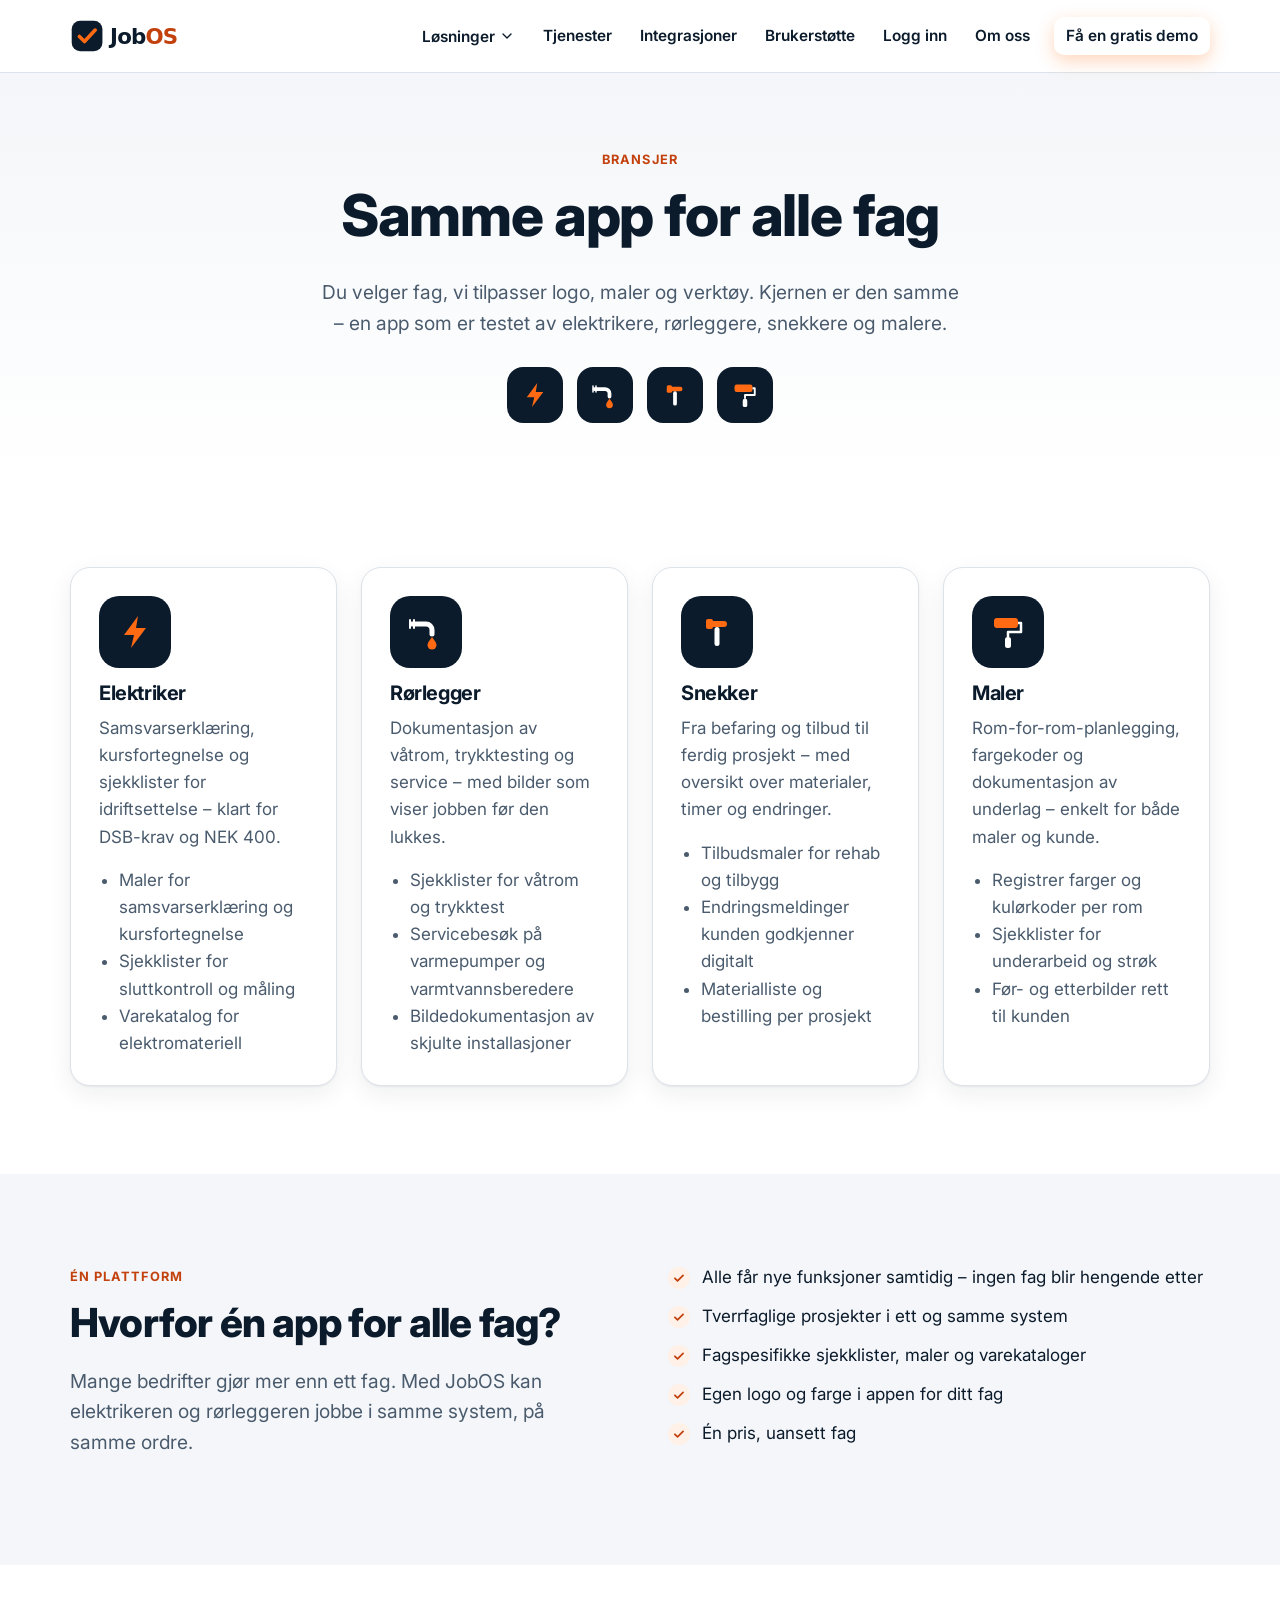
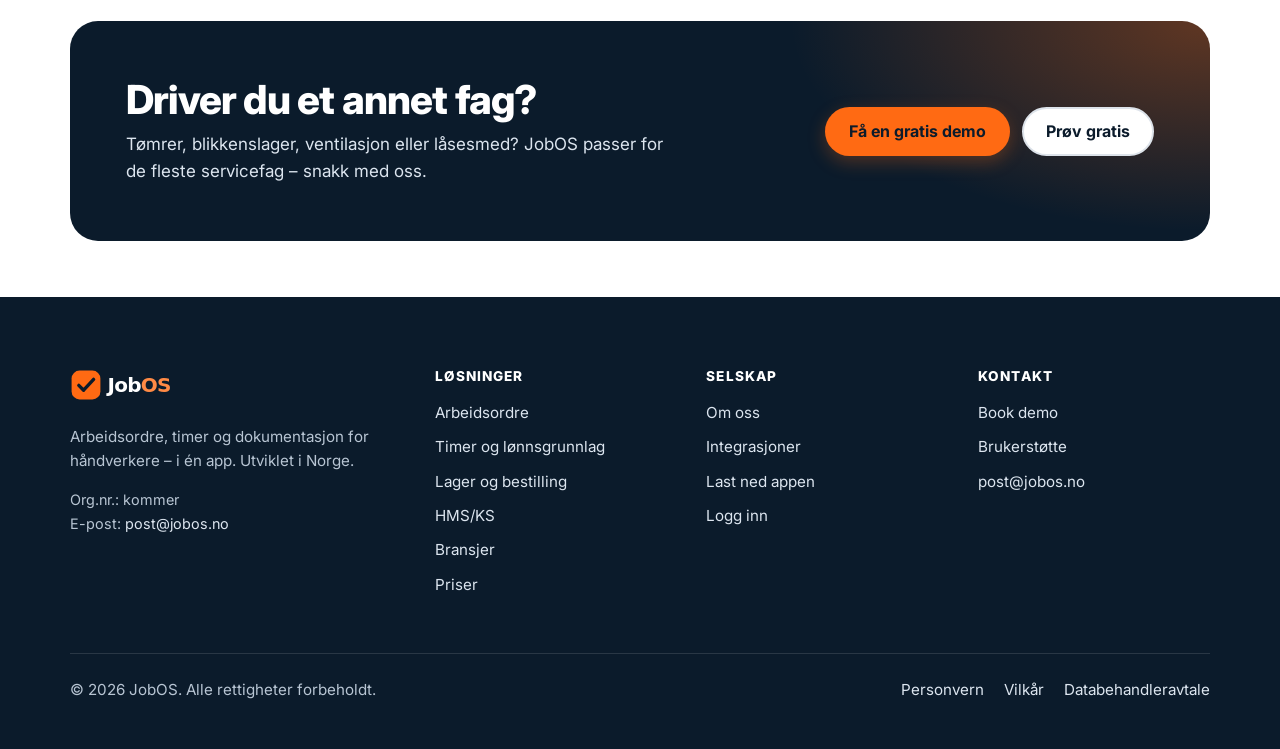
<file: fag.html>
<!doctype html>
<html lang="nb">
<head>
<meta charset="utf-8">
<meta name="viewport" content="width=device-width, initial-scale=1">
<title>Bransjer | JobOS</title>
<meta name="description" content="JobOS for elektriker, rørlegger, snekker og maler. Samme app for alle fag – vi tilpasser logo, maler og verktøy til ditt fag.">
<meta name="theme-color" content="#0B1B2B">
<meta property="og:type" content="website">
<meta property="og:locale" content="nb_NO">
<meta property="og:site_name" content="JobOS">
<meta property="og:title" content="Bransjer | JobOS">
<meta property="og:description" content="JobOS for elektriker, rørlegger, snekker og maler. Samme app for alle fag – vi tilpasser logo, maler og verktøy til ditt fag.">
<meta property="og:url" content="https://heggerob.github.io/jobos-web/fag.html">
<meta property="og:image" content="https://heggerob.github.io/jobos-web/assets/logo.svg">
<meta name="twitter:card" content="summary">
<link rel="icon" href="favicon.svg" type="image/svg+xml">
<link rel="preconnect" href="https://fonts.googleapis.com">
<link rel="preconnect" href="https://fonts.gstatic.com" crossorigin>
<link href="https://fonts.googleapis.com/css2?family=Inter:wght@400;600;700;800&amp;display=swap" rel="stylesheet">
<link rel="stylesheet" href="assets/style.css">
</head>
<body>
<a class="skip-link" href="#main">Hopp til innhold</a>
<header class="site-header">
  <nav class="container nav" aria-label="Hovedmeny">
    <a class="brand" href="index.html" aria-label="JobOS – til forsiden"><img src="assets/logo.svg" alt="JobOS" width="128" height="34"></a>
    <button class="nav-toggle" type="button" aria-expanded="false" aria-controls="nav-menu" aria-label="Åpne meny"><svg viewBox="0 0 24 24" width="24" height="24" fill="none" stroke="currentColor" stroke-width="2" stroke-linecap="round" stroke-linejoin="round" aria-hidden="true" focusable="false"><path d="M4 7h16M4 12h16M4 17h16"/></svg></button>
    <ul class="nav-menu" id="nav-menu">
      <li class="has-dd"><button class="dd-toggle" type="button" aria-expanded="false" aria-controls="dd-losninger">Løsninger <svg viewBox="0 0 24 24" width="16" height="16" fill="none" stroke="currentColor" stroke-width="2" stroke-linecap="round" stroke-linejoin="round" aria-hidden="true" focusable="false"><path d="m6 9 6 6 6-6"/></svg></button>
        <ul class="dropdown" id="dd-losninger"><li><a href="funksjoner.html">Alle funksjoner<span>Arbeidsordre, timer, lager og mer</span></a></li><li><a href="fag.html">Bransjer<span>Elektriker, rørlegger, snekker, maler</span></a></li><li><a href="priser.html">Priser<span>Fra 149 kr per bruker i måneden</span></a></li><li><a href="last-ned.html">Last ned appen<span>iPhone, Android og web</span></a></li></ul></li>
      <li><a href="om-oss.html#tjenester">Tjenester</a></li><li><a href="integrasjoner.html">Integrasjoner</a></li><li><a href="kontakt.html#brukerstotte">Brukerstøtte</a></li><li><a href="logg-inn.html">Logg inn</a></li><li><a href="om-oss.html">Om oss</a></li>
      <li class="nav-cta"><a class="btn btn-primary btn-sm" href="kontakt.html#demo">Få en gratis demo</a></li>
    </ul>
  </nav>
</header>
<main id="main">
<section class="page-hero"><div class="container center"><span class="eyebrow">Bransjer</span><h1>Samme app for alle fag</h1><p class="lead">Du velger fag, vi tilpasser logo, maler og verktøy. Kjernen er den samme – en app som er testet av elektrikere, rørleggere, snekkere og malere.</p>
<div class="same-app"><span class="trade-logo" role="img" aria-label="Logo for Elektriker"><svg viewBox="0 0 40 40" aria-hidden="true" focusable="false"><path d="M23 4 9 23h10l-3 13 15-20H21z" fill="#FF6A13"/></svg></span><span class="trade-logo" role="img" aria-label="Logo for Rørlegger"><svg viewBox="0 0 40 40" aria-hidden="true" focusable="false"><path d="M6 12h14a6 6 0 0 1 6 6v4" fill="none" stroke="#fff" stroke-width="5" stroke-linecap="round"/><path d="M4 8v8M8 8v8" stroke="#fff" stroke-width="2" stroke-linecap="round"/><path d="M26 25c-3 4-4.5 6.2-4.5 8a4.5 4.5 0 0 0 9 0c0-1.8-1.5-4-4.5-8z" fill="#FF6A13"/></svg></span><span class="trade-logo" role="img" aria-label="Logo for Snekker"><svg viewBox="0 0 40 40" aria-hidden="true" focusable="false"><path d="M15 9h12a3 3 0 0 1 0 6H15z" fill="#FF6A13"/><rect x="9" y="7" width="7" height="10" rx="2" fill="#FF6A13"/><rect x="17.5" y="15" width="5" height="19" rx="2.5" fill="#fff"/></svg></span><span class="trade-logo" role="img" aria-label="Logo for Maler"><svg viewBox="0 0 40 40" aria-hidden="true" focusable="false"><rect x="6" y="6" width="24" height="10" rx="3" fill="#FF6A13"/><path d="M30 11h3v9H20v5" fill="none" stroke="#fff" stroke-width="2.5" stroke-linejoin="round"/><rect x="17" y="25" width="6" height="11" rx="2.5" fill="#fff"/></svg></span></div></div></section>
<section class="section"><div class="container"><div class="grid grid-4"><article class="card trade" id="elektro"><span class="trade-logo" role="img" aria-label="JobOS-logo for elektriker"><svg viewBox="0 0 40 40" aria-hidden="true" focusable="false"><path d="M23 4 9 23h10l-3 13 15-20H21z" fill="#FF6A13"/></svg></span><h3>Elektriker</h3><p>Samsvarserklæring, kursfortegnelse og sjekklister for idriftsettelse – klart for DSB-krav og NEK 400.</p><ul><li>Maler for samsvarserklæring og kursfortegnelse</li><li>Sjekklister for sluttkontroll og måling</li><li>Varekatalog for elektromateriell</li></ul></article><article class="card trade" id="ror"><span class="trade-logo" role="img" aria-label="JobOS-logo for rørlegger"><svg viewBox="0 0 40 40" aria-hidden="true" focusable="false"><path d="M6 12h14a6 6 0 0 1 6 6v4" fill="none" stroke="#fff" stroke-width="5" stroke-linecap="round"/><path d="M4 8v8M8 8v8" stroke="#fff" stroke-width="2" stroke-linecap="round"/><path d="M26 25c-3 4-4.5 6.2-4.5 8a4.5 4.5 0 0 0 9 0c0-1.8-1.5-4-4.5-8z" fill="#FF6A13"/></svg></span><h3>Rørlegger</h3><p>Dokumentasjon av våtrom, trykktesting og service – med bilder som viser jobben før den lukkes.</p><ul><li>Sjekklister for våtrom og trykktest</li><li>Servicebesøk på varmepumper og varmtvannsberedere</li><li>Bildedokumentasjon av skjulte installasjoner</li></ul></article><article class="card trade" id="snekker"><span class="trade-logo" role="img" aria-label="JobOS-logo for snekker"><svg viewBox="0 0 40 40" aria-hidden="true" focusable="false"><path d="M15 9h12a3 3 0 0 1 0 6H15z" fill="#FF6A13"/><rect x="9" y="7" width="7" height="10" rx="2" fill="#FF6A13"/><rect x="17.5" y="15" width="5" height="19" rx="2.5" fill="#fff"/></svg></span><h3>Snekker</h3><p>Fra befaring og tilbud til ferdig prosjekt – med oversikt over materialer, timer og endringer.</p><ul><li>Tilbudsmaler for rehab og tilbygg</li><li>Endringsmeldinger kunden godkjenner digitalt</li><li>Materialliste og bestilling per prosjekt</li></ul></article><article class="card trade" id="maler"><span class="trade-logo" role="img" aria-label="JobOS-logo for maler"><svg viewBox="0 0 40 40" aria-hidden="true" focusable="false"><rect x="6" y="6" width="24" height="10" rx="3" fill="#FF6A13"/><path d="M30 11h3v9H20v5" fill="none" stroke="#fff" stroke-width="2.5" stroke-linejoin="round"/><rect x="17" y="25" width="6" height="11" rx="2.5" fill="#fff"/></svg></span><h3>Maler</h3><p>Rom-for-rom-planlegging, fargekoder og dokumentasjon av underlag – enkelt for både maler og kunde.</p><ul><li>Registrer farger og kulørkoder per rom</li><li>Sjekklister for underarbeid og strøk</li><li>Før- og etterbilder rett til kunden</li></ul></article></div></div></section>
<section class="section section-soft" aria-labelledby="hvorfor-samme"><div class="container split">
<div><span class="eyebrow">Én plattform</span><h2 id="hvorfor-samme">Hvorfor én app for alle fag?</h2><p class="lead">Mange bedrifter gjør mer enn ett fag. Med JobOS kan elektrikeren og rørleggeren jobbe i samme system, på samme ordre.</p></div>
<ul class="checklist"><li>Alle får nye funksjoner samtidig – ingen fag blir hengende etter</li><li>Tverrfaglige prosjekter i ett og samme system</li><li>Fagspesifikke sjekklister, maler og varekataloger</li><li>Egen logo og farge i appen for ditt fag</li><li>Én pris, uansett fag</li></ul>
</div></section>
<section class="section-sm" aria-labelledby="cta-title">
  <div class="container">
    <div class="cta-band">
      <div><h2 id="cta-title">Driver du et annet fag?</h2><p>Tømrer, blikkenslager, ventilasjon eller låsesmed? JobOS passer for de fleste servicefag – snakk med oss.</p></div>
      <div class="btn-row"><a class="btn btn-primary" href="kontakt.html#demo">Få en gratis demo</a><a class="btn btn-secondary" href="last-ned.html">Prøv gratis</a></div>
    </div>
  </div>
</section>
</main>
<footer class="site-footer">
  <div class="container">
    <div class="footer-grid">
      <div class="footer-brand">
        <img src="assets/logo-white.svg" alt="JobOS" width="120" height="32">
        <p>Arbeidsordre, timer og dokumentasjon for håndverkere – i én app. Utviklet i Norge.</p>
        <p class="small">Org.nr.: kommer<br>E-post: <a href="mailto:post@jobos.no">post@jobos.no</a></p>
      </div>
      <div>
        <h2>Løsninger</h2>
        <ul>
          <li><a href="funksjoner.html#ordre">Arbeidsordre</a></li>
          <li><a href="funksjoner.html#timer">Timer og lønnsgrunnlag</a></li>
          <li><a href="funksjoner.html#lager">Lager og bestilling</a></li>
          <li><a href="funksjoner.html#hms">HMS/KS</a></li>
          <li><a href="fag.html">Bransjer</a></li>
          <li><a href="priser.html">Priser</a></li>
        </ul>
      </div>
      <div>
        <h2>Selskap</h2>
        <ul>
          <li><a href="om-oss.html">Om oss</a></li>
          <li><a href="integrasjoner.html">Integrasjoner</a></li>
          <li><a href="last-ned.html">Last ned appen</a></li>
          <li><a href="logg-inn.html">Logg inn</a></li>
        </ul>
      </div>
      <div>
        <h2>Kontakt</h2>
        <ul>
          <li><a href="kontakt.html#demo">Book demo</a></li>
          <li><a href="kontakt.html#brukerstotte">Brukerstøtte</a></li>
          <li><a href="mailto:post@jobos.no">post@jobos.no</a></li>
        </ul>
      </div>
    </div>
    <div class="footer-bottom">
      <p>© <span data-year>2026</span> JobOS. Alle rettigheter forbeholdt.</p>
      <ul>
        <li><a href="personvern.html">Personvern</a></li>
        <li><a href="vilkar.html">Vilkår</a></li>
        <li><a href="personvern.html#databehandleravtale">Databehandleravtale</a></li>
      </ul>
    </div>
  </div>
</footer>
<script src="assets/main.js" defer></script>
</body>
</html>
</file>
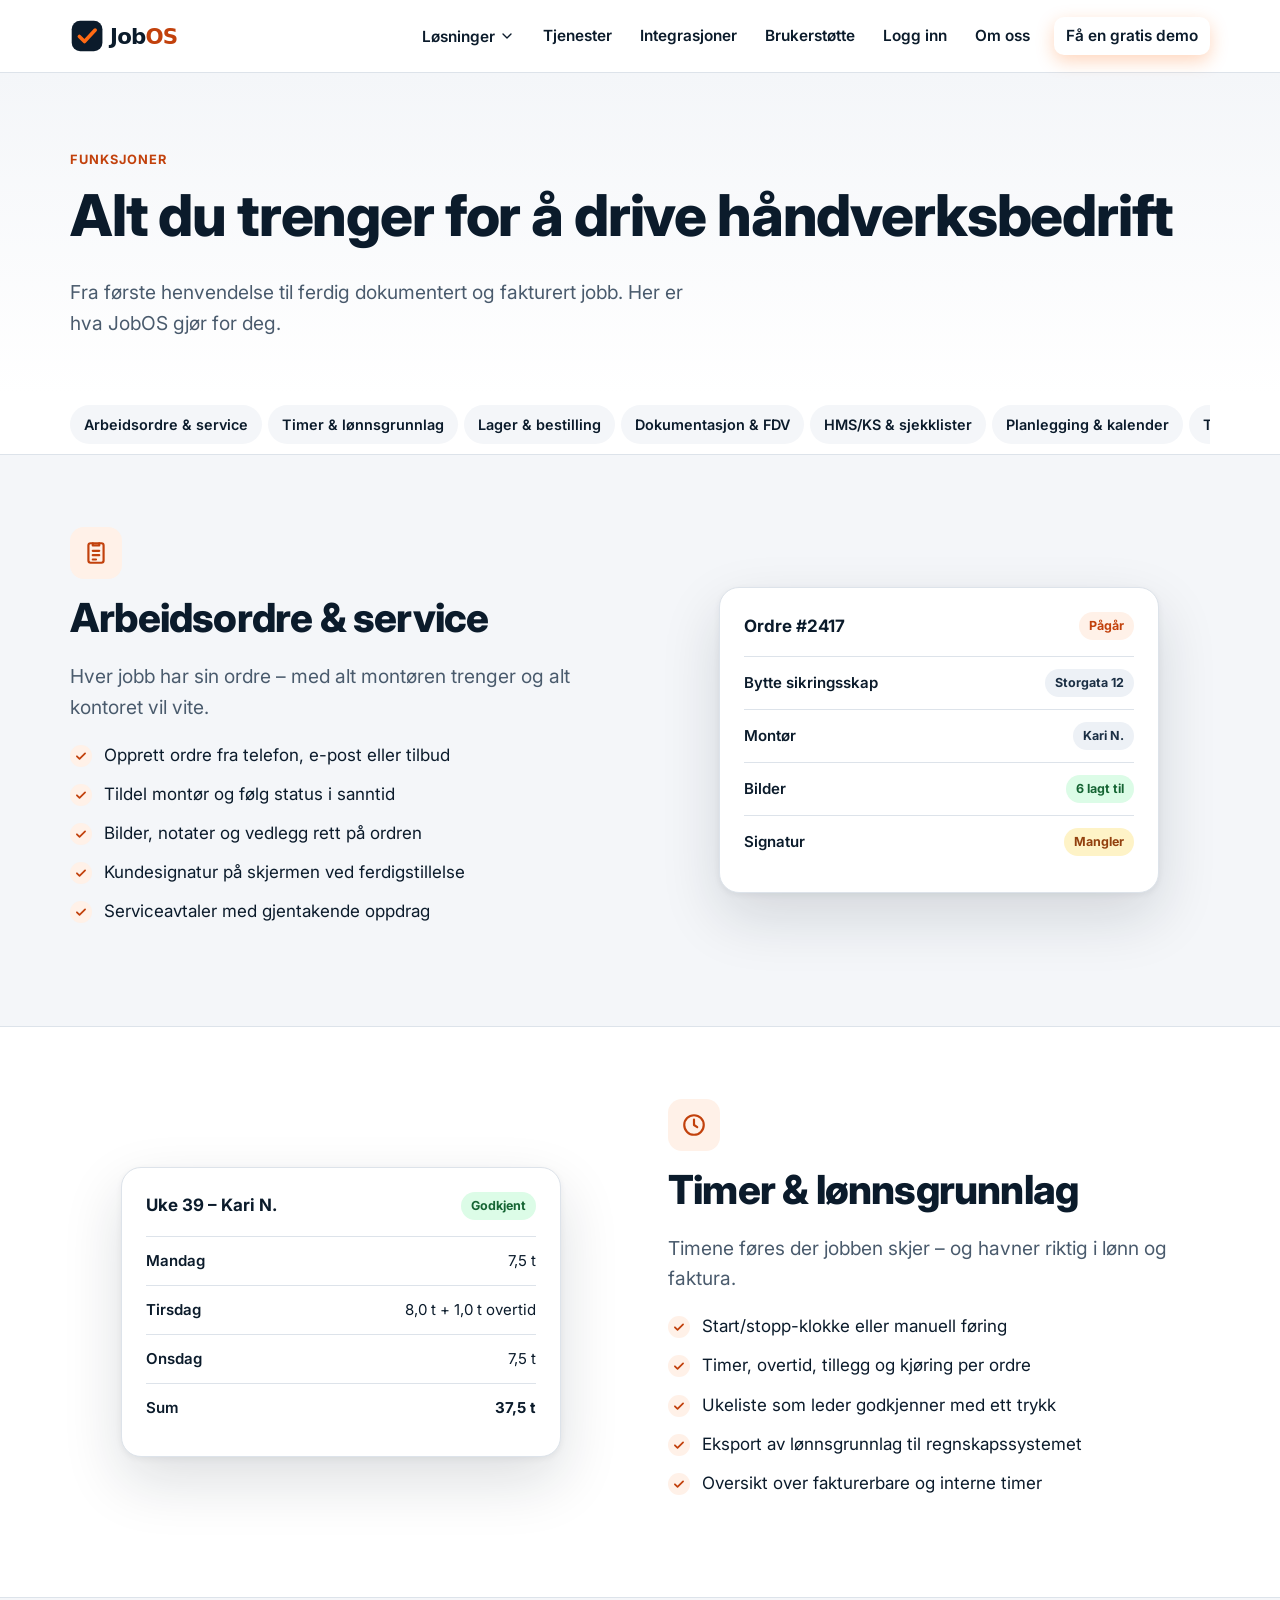
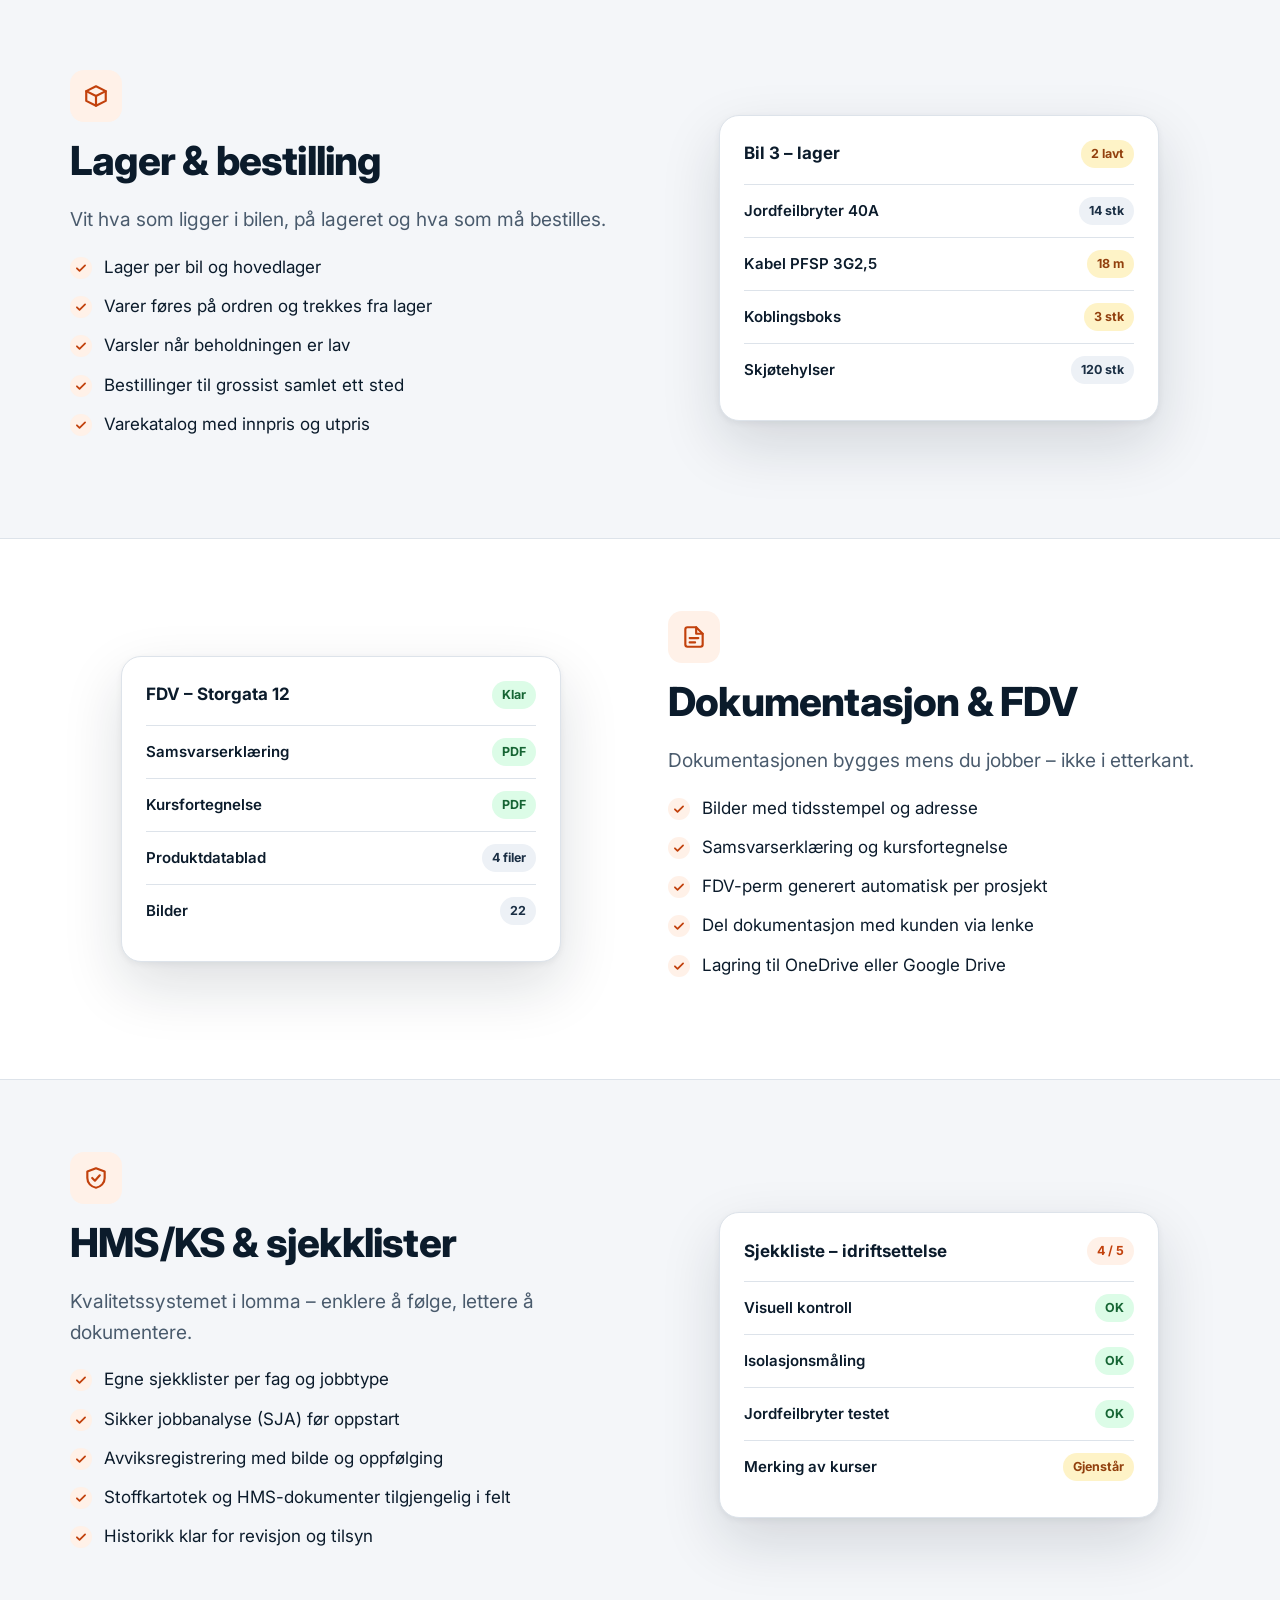
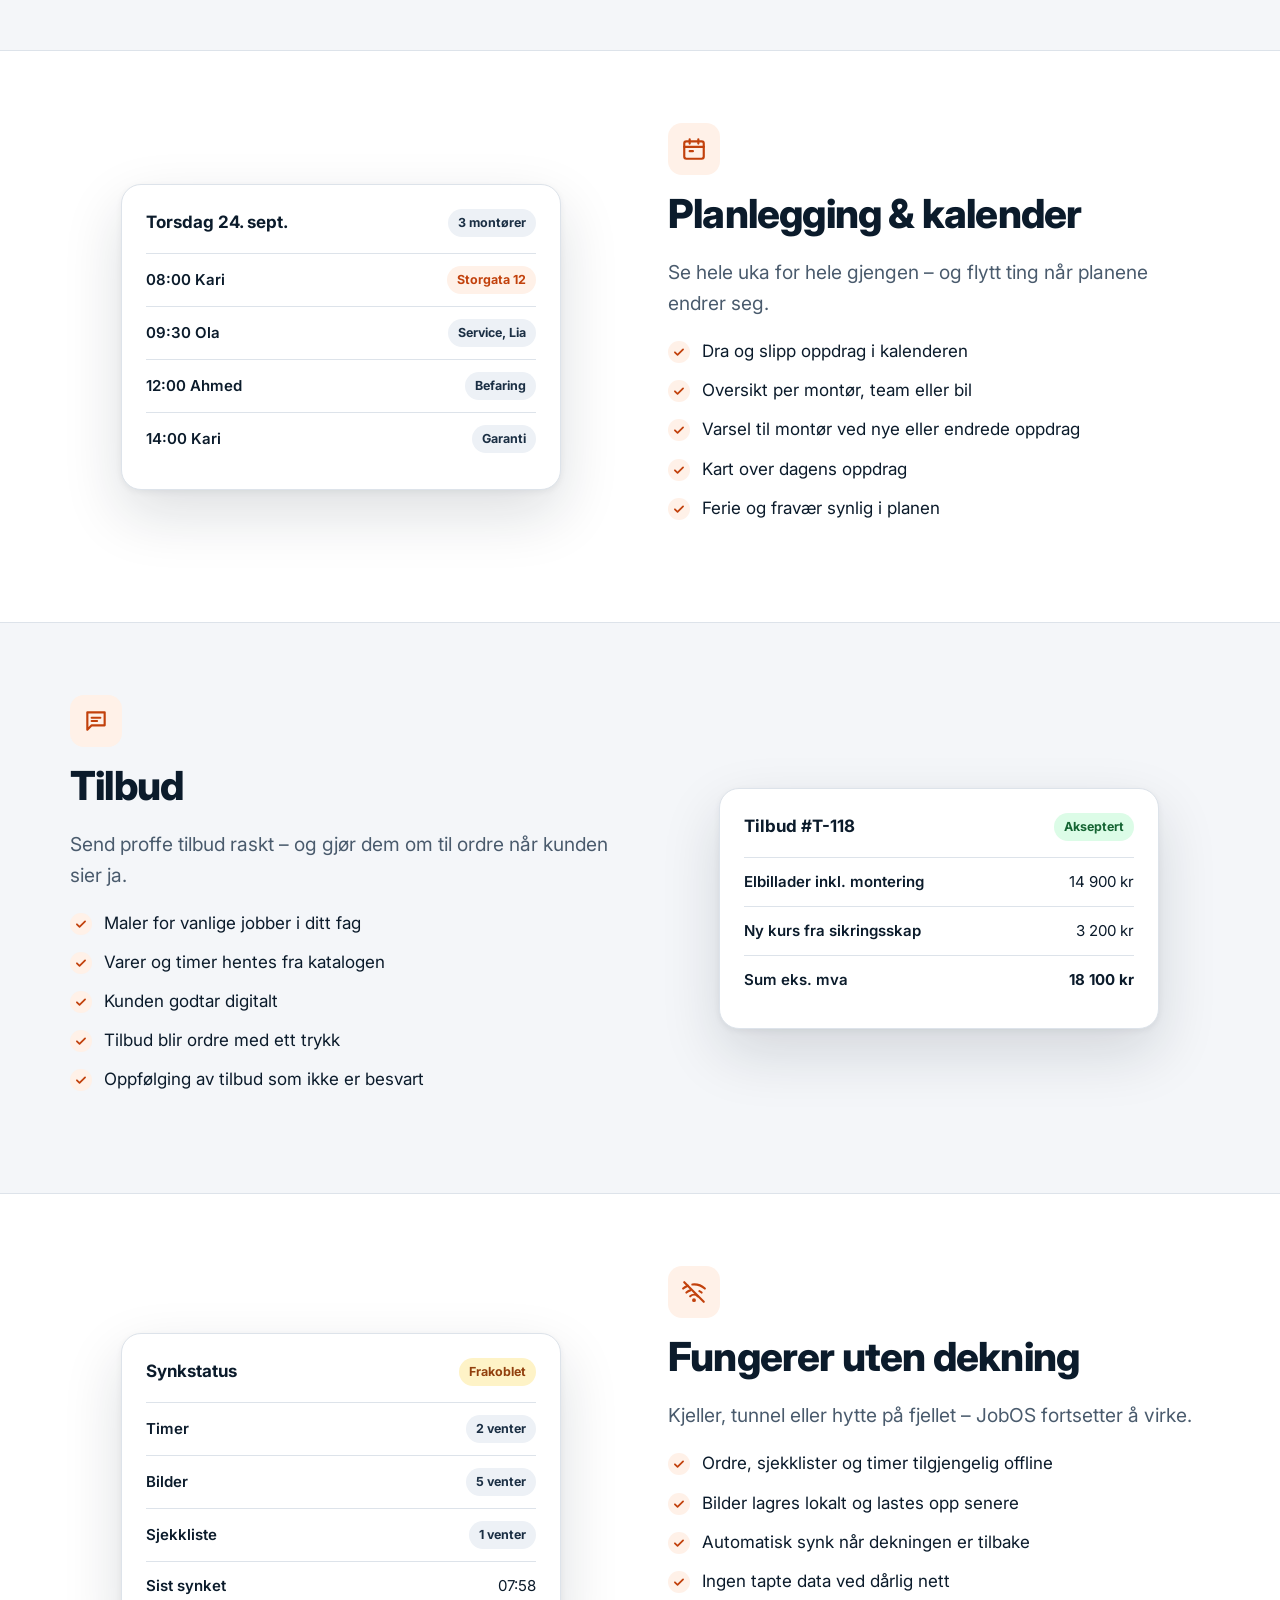
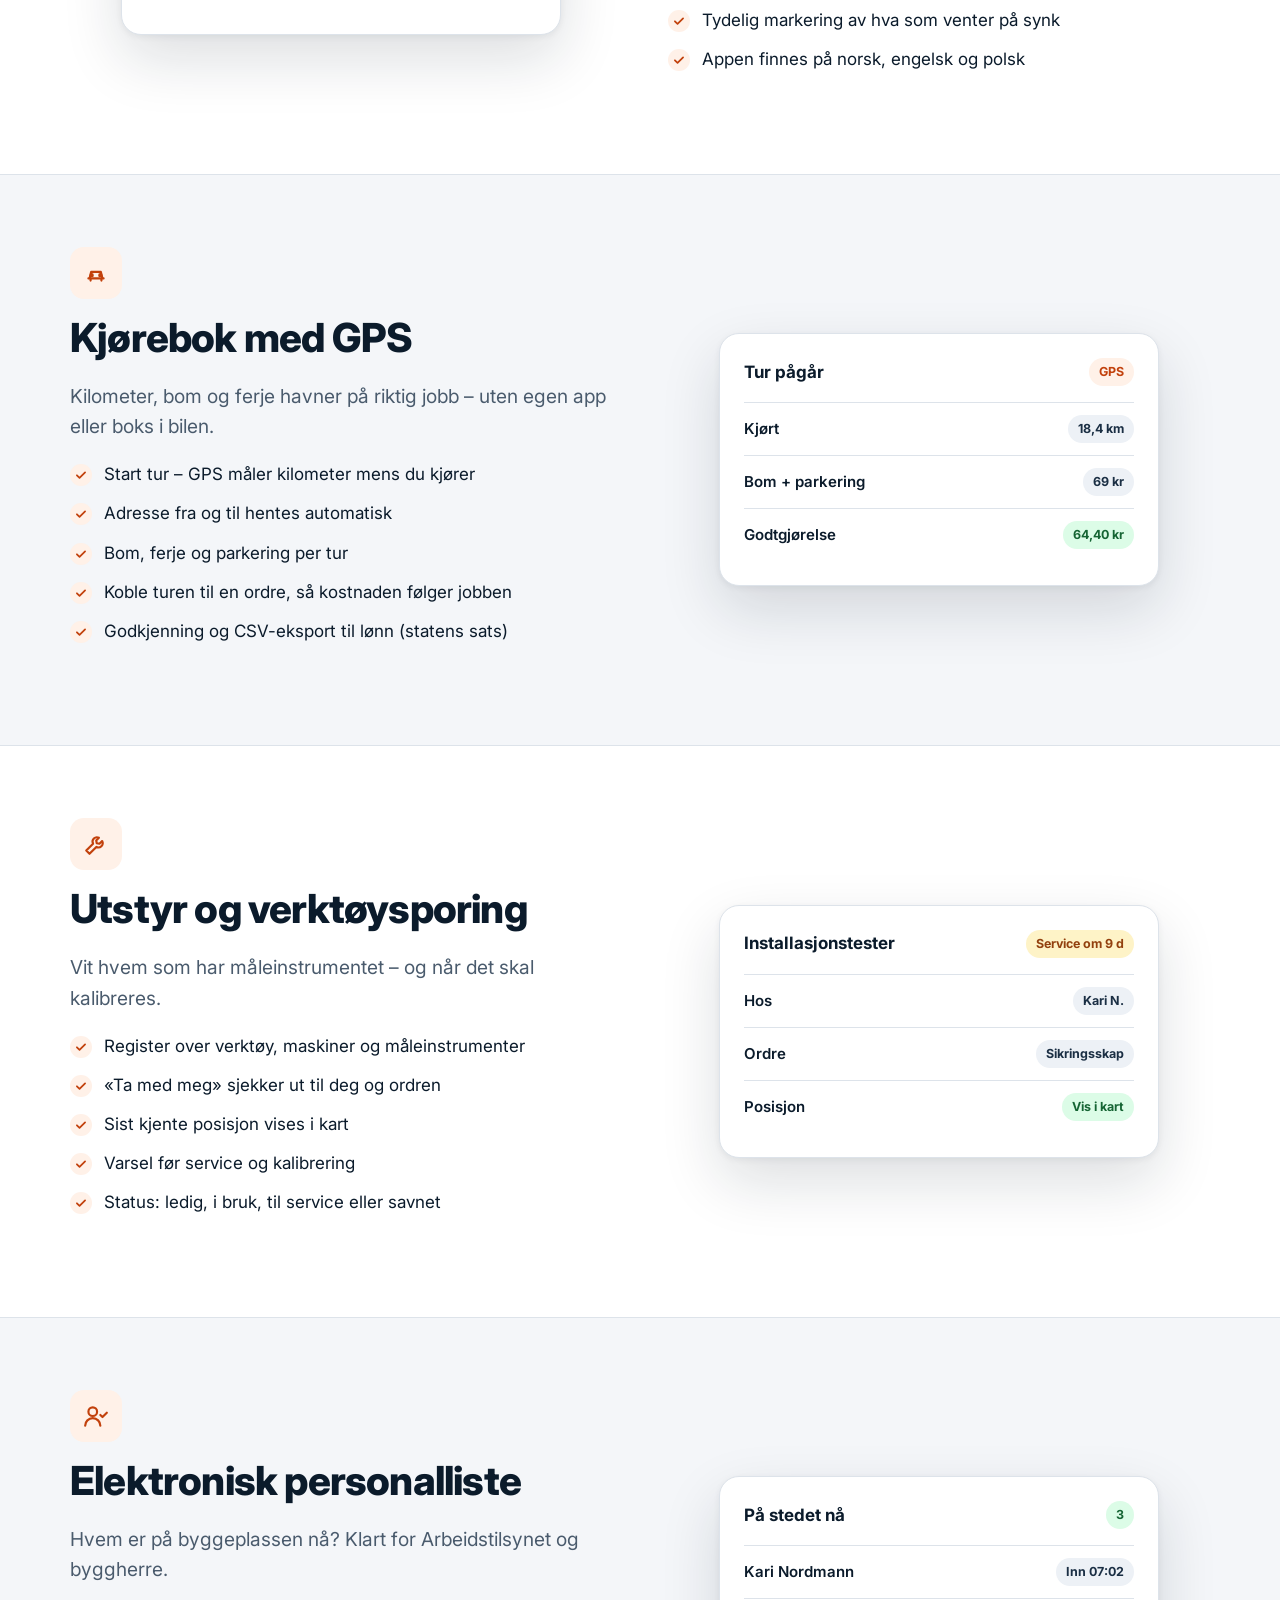
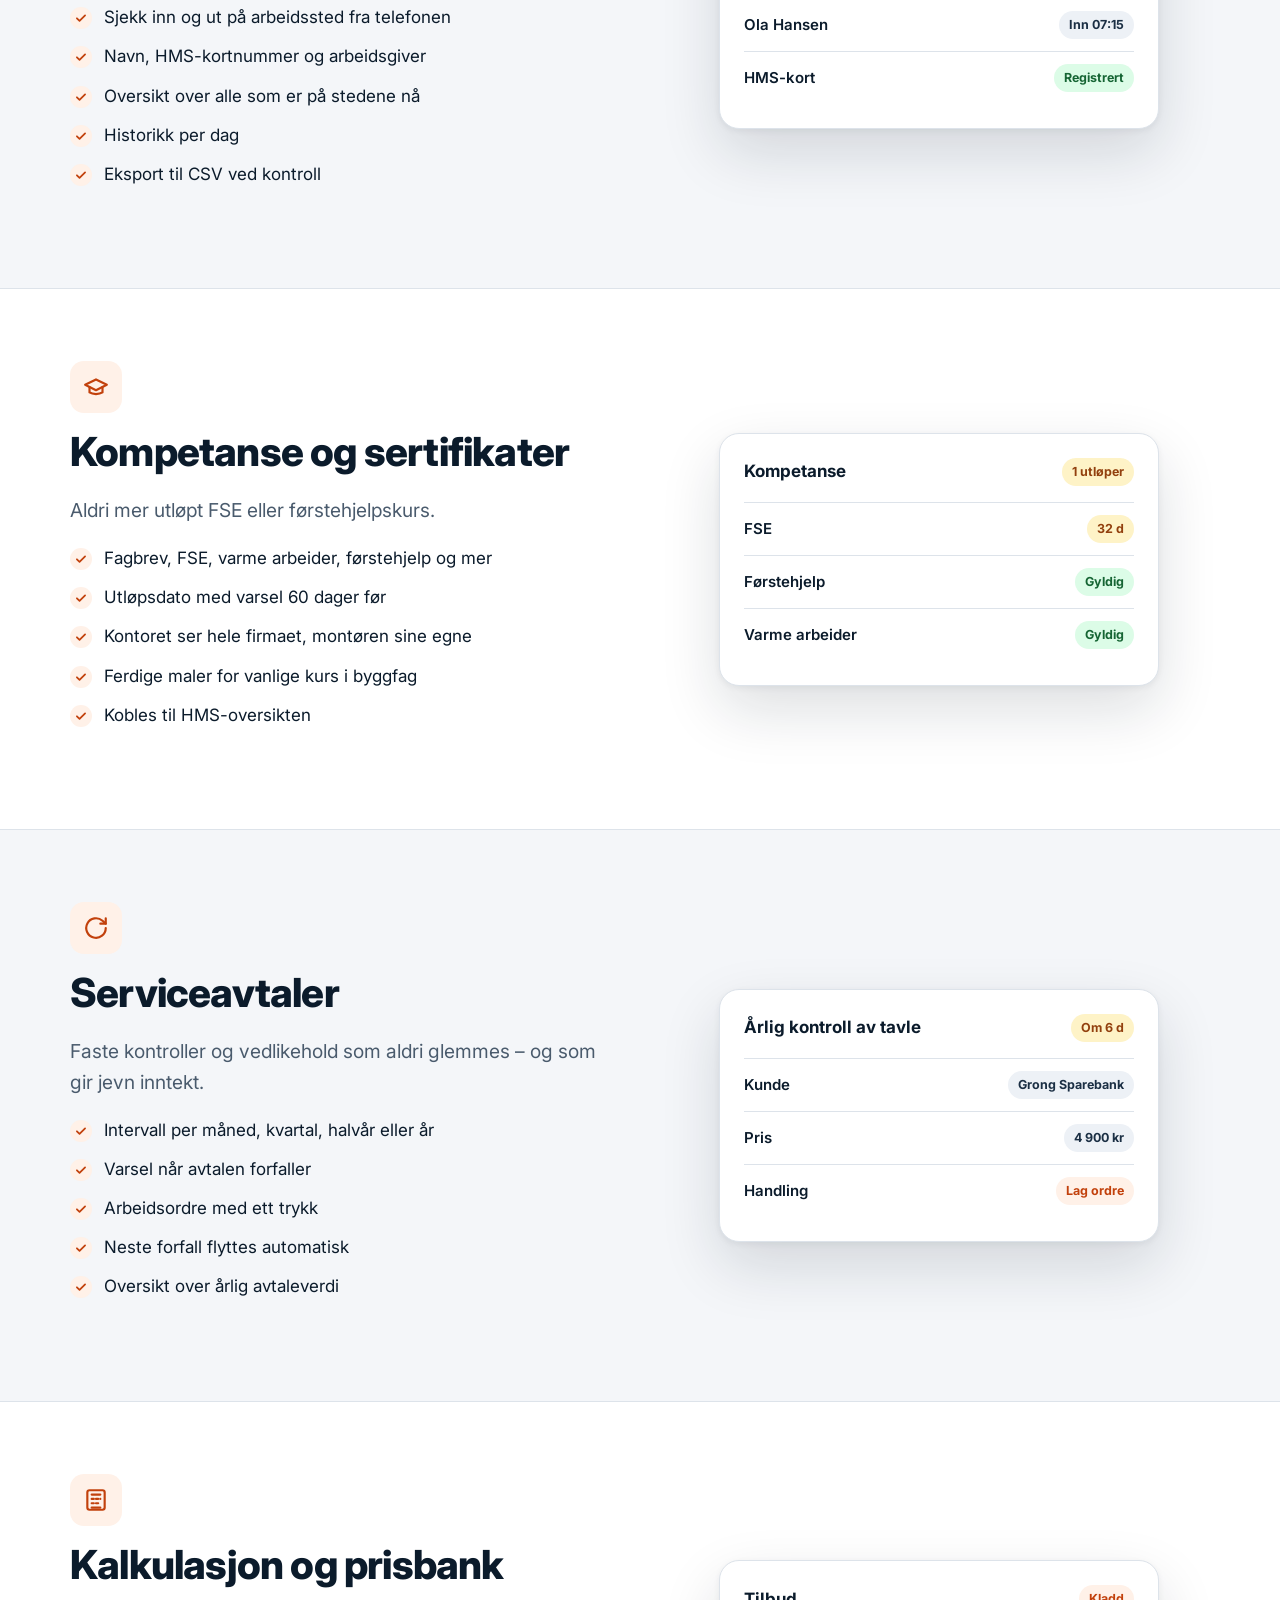
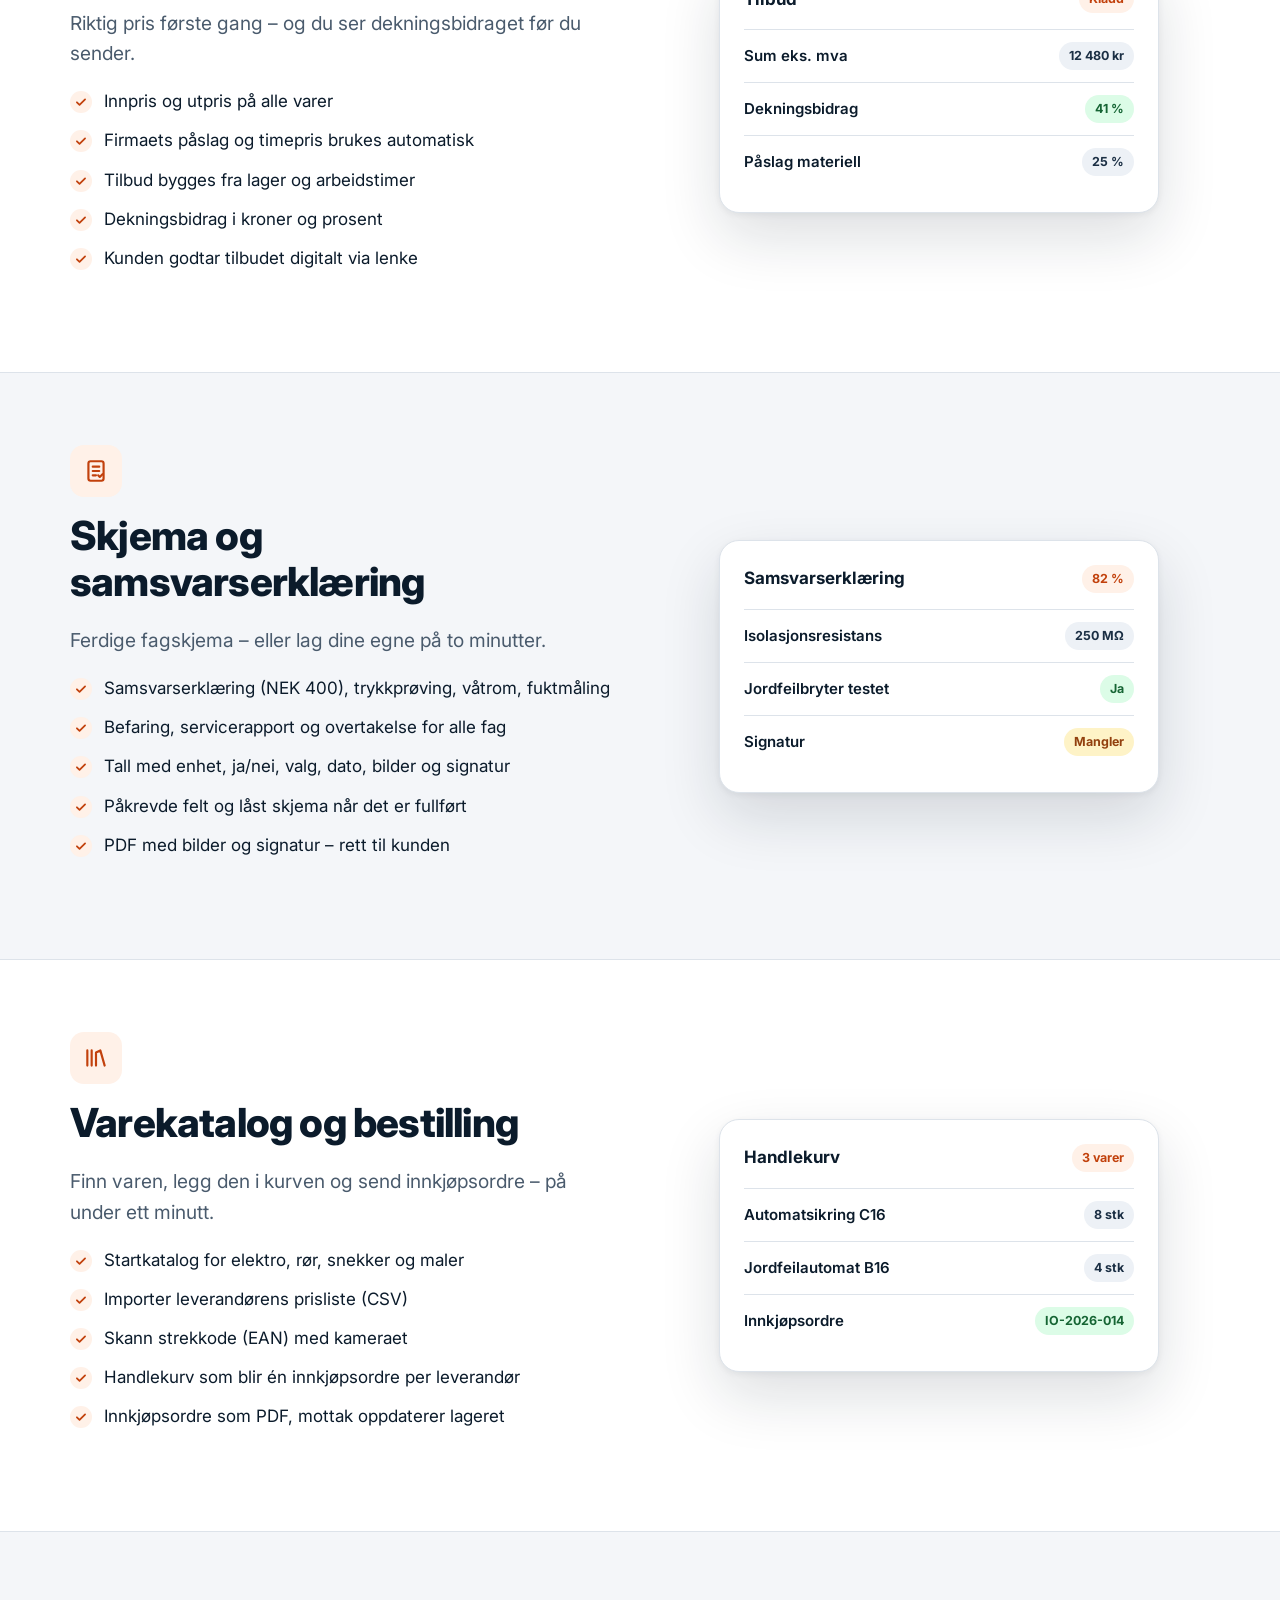
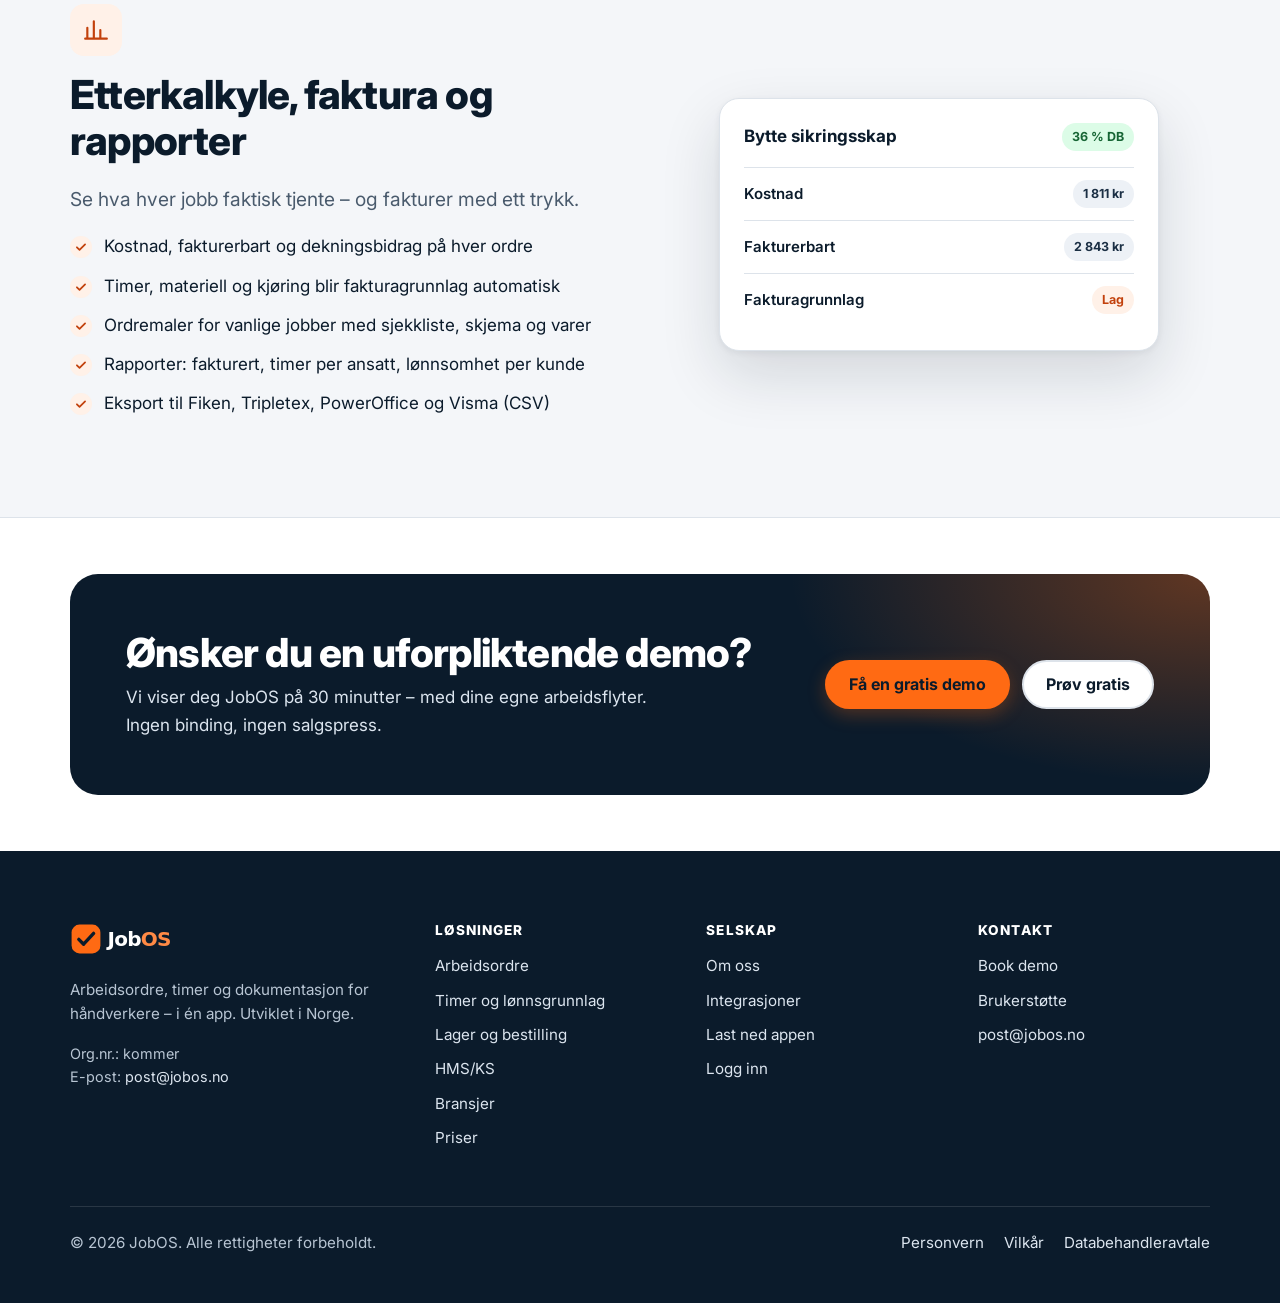
<file: funksjoner.html>
<!doctype html>
<html lang="nb">
<head>
<meta charset="utf-8">
<meta name="viewport" content="width=device-width, initial-scale=1">
<title>Funksjoner | JobOS</title>
<meta name="description" content="Arbeidsordre, timer, lager, FDV-dokumentasjon, HMS/KS, planlegging, tilbud og offline-støtte – alle funksjonene i JobOS.">
<meta name="theme-color" content="#0B1B2B">
<meta property="og:type" content="website">
<meta property="og:locale" content="nb_NO">
<meta property="og:site_name" content="JobOS">
<meta property="og:title" content="Funksjoner | JobOS">
<meta property="og:description" content="Arbeidsordre, timer, lager, FDV-dokumentasjon, HMS/KS, planlegging, tilbud og offline-støtte – alle funksjonene i JobOS.">
<meta property="og:url" content="https://heggerob.github.io/jobos-web/funksjoner.html">
<meta property="og:image" content="https://heggerob.github.io/jobos-web/assets/logo.svg">
<meta name="twitter:card" content="summary">
<link rel="icon" href="favicon.svg" type="image/svg+xml">
<link rel="preconnect" href="https://fonts.googleapis.com">
<link rel="preconnect" href="https://fonts.gstatic.com" crossorigin>
<link href="https://fonts.googleapis.com/css2?family=Inter:wght@400;600;700;800&amp;display=swap" rel="stylesheet">
<link rel="stylesheet" href="assets/style.css">
</head>
<body>
<a class="skip-link" href="#main">Hopp til innhold</a>
<header class="site-header">
  <nav class="container nav" aria-label="Hovedmeny">
    <a class="brand" href="index.html" aria-label="JobOS – til forsiden"><img src="assets/logo.svg" alt="JobOS" width="128" height="34"></a>
    <button class="nav-toggle" type="button" aria-expanded="false" aria-controls="nav-menu" aria-label="Åpne meny"><svg viewBox="0 0 24 24" width="24" height="24" fill="none" stroke="currentColor" stroke-width="2" stroke-linecap="round" stroke-linejoin="round" aria-hidden="true" focusable="false"><path d="M4 7h16M4 12h16M4 17h16"/></svg></button>
    <ul class="nav-menu" id="nav-menu">
      <li class="has-dd"><button class="dd-toggle" type="button" aria-expanded="false" aria-controls="dd-losninger">Løsninger <svg viewBox="0 0 24 24" width="16" height="16" fill="none" stroke="currentColor" stroke-width="2" stroke-linecap="round" stroke-linejoin="round" aria-hidden="true" focusable="false"><path d="m6 9 6 6 6-6"/></svg></button>
        <ul class="dropdown" id="dd-losninger"><li><a href="funksjoner.html">Alle funksjoner<span>Arbeidsordre, timer, lager og mer</span></a></li><li><a href="fag.html">Bransjer<span>Elektriker, rørlegger, snekker, maler</span></a></li><li><a href="priser.html">Priser<span>Fra 149 kr per bruker i måneden</span></a></li><li><a href="last-ned.html">Last ned appen<span>iPhone, Android og web</span></a></li></ul></li>
      <li><a href="om-oss.html#tjenester">Tjenester</a></li><li><a href="integrasjoner.html">Integrasjoner</a></li><li><a href="kontakt.html#brukerstotte">Brukerstøtte</a></li><li><a href="logg-inn.html">Logg inn</a></li><li><a href="om-oss.html">Om oss</a></li>
      <li class="nav-cta"><a class="btn btn-primary btn-sm" href="kontakt.html#demo">Få en gratis demo</a></li>
    </ul>
  </nav>
</header>
<main id="main">
<section class="page-hero"><div class="container"><span class="eyebrow">Funksjoner</span><h1>Alt du trenger for å drive håndverksbedrift</h1><p class="lead">Fra første henvendelse til ferdig dokumentert og fakturert jobb. Her er hva JobOS gjør for deg.</p></div></section>
<nav class="subnav" aria-label="Funksjoner på denne siden"><div class="container"><ul><li><a href="#ordre">Arbeidsordre &amp; service</a></li><li><a href="#timer">Timer &amp; lønnsgrunnlag</a></li><li><a href="#lager">Lager &amp; bestilling</a></li><li><a href="#dokumentasjon">Dokumentasjon &amp; FDV</a></li><li><a href="#hms">HMS/KS &amp; sjekklister</a></li><li><a href="#planlegging">Planlegging &amp; kalender</a></li><li><a href="#tilbud">Tilbud</a></li><li><a href="#offline">Fungerer uten dekning</a></li><li><a href="#kjorebok">Kjørebok</a></li><li><a href="#utstyr">Utstyr</a></li><li><a href="#personalliste">Personalliste</a></li><li><a href="#kompetanse">Kompetanse</a></li><li><a href="#serviceavtaler">Serviceavtaler</a></li><li><a href="#kalkulasjon">Kalkulasjon</a></li><li><a href="#skjema">Skjema</a></li><li><a href="#katalog">Katalog</a></li><li><a href="#okonomi">Økonomi</a></li></ul></div></nav>
<section class="feature" id="ordre" aria-labelledby="h-ordre">
  <div class="container split">
    <div><span class="icon-badge"><svg viewBox="0 0 24 24" width="24" height="24" fill="none" stroke="currentColor" stroke-width="2" stroke-linecap="round" stroke-linejoin="round" aria-hidden="true" focusable="false"><rect x="5" y="3" width="14" height="18" rx="2"/><path d="M9 3v2h6V3M9 10h6M9 14h6M9 18h3"/></svg></span><h2 id="h-ordre" style="margin-top:16px">Arbeidsordre &amp; service</h2><p class="lead">Hver jobb har sin ordre – med alt montøren trenger og alt kontoret vil vite.</p><ul class="checklist"><li>Opprett ordre fra telefon, e-post eller tilbud</li><li>Tildel montør og følg status i sanntid</li><li>Bilder, notater og vedlegg rett på ordren</li><li>Kundesignatur på skjermen ved ferdigstillelse</li><li>Serviceavtaler med gjentakende oppdrag</li></ul></div>
    <div class="mini-card" aria-hidden="true"><header><span>Ordre #2417</span><span class="pill brand">Pågår</span></header><div class="mini-row"><span>Bytte sikringsskap</span><span class="pill">Storgata 12</span></div><div class="mini-row"><span>Montør</span><span class="pill">Kari N.</span></div><div class="mini-row"><span>Bilder</span><span class="pill ok">6 lagt til</span></div><div class="mini-row"><span>Signatur</span><span class="pill warn">Mangler</span></div></div>
  </div>
</section>
<section class="feature" id="timer" aria-labelledby="h-timer">
  <div class="container split reverse">
    <div><span class="icon-badge"><svg viewBox="0 0 24 24" width="24" height="24" fill="none" stroke="currentColor" stroke-width="2" stroke-linecap="round" stroke-linejoin="round" aria-hidden="true" focusable="false"><circle cx="12" cy="12" r="9"/><path d="M12 7v5l3 2"/></svg></span><h2 id="h-timer" style="margin-top:16px">Timer &amp; lønnsgrunnlag</h2><p class="lead">Timene føres der jobben skjer – og havner riktig i lønn og faktura.</p><ul class="checklist"><li>Start/stopp-klokke eller manuell føring</li><li>Timer, overtid, tillegg og kjøring per ordre</li><li>Ukeliste som leder godkjenner med ett trykk</li><li>Eksport av lønnsgrunnlag til regnskapssystemet</li><li>Oversikt over fakturerbare og interne timer</li></ul></div>
    <div class="mini-card" aria-hidden="true"><header><span>Uke 39 – Kari N.</span><span class="pill ok">Godkjent</span></header><div class="mini-row"><span>Mandag</span>7,5 t</div><div class="mini-row"><span>Tirsdag</span>8,0 t + 1,0 t overtid</div><div class="mini-row"><span>Onsdag</span>7,5 t</div><div class="mini-row"><span>Sum</span><b>37,5 t</b></div></div>
  </div>
</section>
<section class="feature" id="lager" aria-labelledby="h-lager">
  <div class="container split">
    <div><span class="icon-badge"><svg viewBox="0 0 24 24" width="24" height="24" fill="none" stroke="currentColor" stroke-width="2" stroke-linecap="round" stroke-linejoin="round" aria-hidden="true" focusable="false"><path d="M3 7.5 12 3l9 4.5v9L12 21l-9-4.5z"/><path d="M3 7.5 12 12l9-4.5M12 12v9"/></svg></span><h2 id="h-lager" style="margin-top:16px">Lager &amp; bestilling</h2><p class="lead">Vit hva som ligger i bilen, på lageret og hva som må bestilles.</p><ul class="checklist"><li>Lager per bil og hovedlager</li><li>Varer føres på ordren og trekkes fra lager</li><li>Varsler når beholdningen er lav</li><li>Bestillinger til grossist samlet ett sted</li><li>Varekatalog med innpris og utpris</li></ul></div>
    <div class="mini-card" aria-hidden="true"><header><span>Bil 3 – lager</span><span class="pill warn">2 lavt</span></header><div class="mini-row"><span>Jordfeilbryter 40A</span><span class="pill">14 stk</span></div><div class="mini-row"><span>Kabel PFSP 3G2,5</span><span class="pill warn">18 m</span></div><div class="mini-row"><span>Koblingsboks</span><span class="pill warn">3 stk</span></div><div class="mini-row"><span>Skjøtehylser</span><span class="pill">120 stk</span></div></div>
  </div>
</section>
<section class="feature" id="dokumentasjon" aria-labelledby="h-dokumentasjon">
  <div class="container split reverse">
    <div><span class="icon-badge"><svg viewBox="0 0 24 24" width="24" height="24" fill="none" stroke="currentColor" stroke-width="2" stroke-linecap="round" stroke-linejoin="round" aria-hidden="true" focusable="false"><path d="M14 3H6a2 2 0 0 0-2 2v14a2 2 0 0 0 2 2h12a2 2 0 0 0 2-2V9z"/><path d="M14 3v6h6M8 13h8M8 17h5"/></svg></span><h2 id="h-dokumentasjon" style="margin-top:16px">Dokumentasjon &amp; FDV</h2><p class="lead">Dokumentasjonen bygges mens du jobber – ikke i etterkant.</p><ul class="checklist"><li>Bilder med tidsstempel og adresse</li><li>Samsvarserklæring og kursfortegnelse</li><li>FDV-perm generert automatisk per prosjekt</li><li>Del dokumentasjon med kunden via lenke</li><li>Lagring til OneDrive eller Google Drive</li></ul></div>
    <div class="mini-card" aria-hidden="true"><header><span>FDV – Storgata 12</span><span class="pill ok">Klar</span></header><div class="mini-row"><span>Samsvarserklæring</span><span class="pill ok">PDF</span></div><div class="mini-row"><span>Kursfortegnelse</span><span class="pill ok">PDF</span></div><div class="mini-row"><span>Produktdatablad</span><span class="pill">4 filer</span></div><div class="mini-row"><span>Bilder</span><span class="pill">22</span></div></div>
  </div>
</section>
<section class="feature" id="hms" aria-labelledby="h-hms">
  <div class="container split">
    <div><span class="icon-badge"><svg viewBox="0 0 24 24" width="24" height="24" fill="none" stroke="currentColor" stroke-width="2" stroke-linecap="round" stroke-linejoin="round" aria-hidden="true" focusable="false"><path d="M12 3 4 6v6c0 4.5 3.4 8.2 8 9 4.6-.8 8-4.5 8-9V6z"/><path d="m8.5 12 2.5 2.5 4.5-5"/></svg></span><h2 id="h-hms" style="margin-top:16px">HMS/KS &amp; sjekklister</h2><p class="lead">Kvalitetssystemet i lomma – enklere å følge, lettere å dokumentere.</p><ul class="checklist"><li>Egne sjekklister per fag og jobbtype</li><li>Sikker jobbanalyse (SJA) før oppstart</li><li>Avviksregistrering med bilde og oppfølging</li><li>Stoffkartotek og HMS-dokumenter tilgjengelig i felt</li><li>Historikk klar for revisjon og tilsyn</li></ul></div>
    <div class="mini-card" aria-hidden="true"><header><span>Sjekkliste – idriftsettelse</span><span class="pill brand">4 / 5</span></header><div class="mini-row"><span>Visuell kontroll</span><span class="pill ok">OK</span></div><div class="mini-row"><span>Isolasjonsmåling</span><span class="pill ok">OK</span></div><div class="mini-row"><span>Jordfeilbryter testet</span><span class="pill ok">OK</span></div><div class="mini-row"><span>Merking av kurser</span><span class="pill warn">Gjenstår</span></div></div>
  </div>
</section>
<section class="feature" id="planlegging" aria-labelledby="h-planlegging">
  <div class="container split reverse">
    <div><span class="icon-badge"><svg viewBox="0 0 24 24" width="24" height="24" fill="none" stroke="currentColor" stroke-width="2" stroke-linecap="round" stroke-linejoin="round" aria-hidden="true" focusable="false"><rect x="3" y="5" width="18" height="16" rx="2"/><path d="M3 10h18M8 3v4M16 3v4M8 14h3"/></svg></span><h2 id="h-planlegging" style="margin-top:16px">Planlegging &amp; kalender</h2><p class="lead">Se hele uka for hele gjengen – og flytt ting når planene endrer seg.</p><ul class="checklist"><li>Dra og slipp oppdrag i kalenderen</li><li>Oversikt per montør, team eller bil</li><li>Varsel til montør ved nye eller endrede oppdrag</li><li>Kart over dagens oppdrag</li><li>Ferie og fravær synlig i planen</li></ul></div>
    <div class="mini-card" aria-hidden="true"><header><span>Torsdag 24. sept.</span><span class="pill">3 montører</span></header><div class="mini-row"><span>08:00 Kari</span><span class="pill brand">Storgata 12</span></div><div class="mini-row"><span>09:30 Ola</span><span class="pill">Service, Lia</span></div><div class="mini-row"><span>12:00 Ahmed</span><span class="pill">Befaring</span></div><div class="mini-row"><span>14:00 Kari</span><span class="pill">Garanti</span></div></div>
  </div>
</section>
<section class="feature" id="tilbud" aria-labelledby="h-tilbud">
  <div class="container split">
    <div><span class="icon-badge"><svg viewBox="0 0 24 24" width="24" height="24" fill="none" stroke="currentColor" stroke-width="2" stroke-linecap="round" stroke-linejoin="round" aria-hidden="true" focusable="false"><path d="M4 4h16v12H8l-4 4z"/><path d="M8 9h8M8 12h5"/></svg></span><h2 id="h-tilbud" style="margin-top:16px">Tilbud</h2><p class="lead">Send proffe tilbud raskt – og gjør dem om til ordre når kunden sier ja.</p><ul class="checklist"><li>Maler for vanlige jobber i ditt fag</li><li>Varer og timer hentes fra katalogen</li><li>Kunden godtar digitalt</li><li>Tilbud blir ordre med ett trykk</li><li>Oppfølging av tilbud som ikke er besvart</li></ul></div>
    <div class="mini-card" aria-hidden="true"><header><span>Tilbud #T-118</span><span class="pill ok">Akseptert</span></header><div class="mini-row"><span>Elbillader inkl. montering</span>14 900 kr</div><div class="mini-row"><span>Ny kurs fra sikringsskap</span>3 200 kr</div><div class="mini-row"><span>Sum eks. mva</span><b>18 100 kr</b></div></div>
  </div>
</section>
<section class="feature" id="offline" aria-labelledby="h-offline">
  <div class="container split reverse">
    <div><span class="icon-badge"><svg viewBox="0 0 24 24" width="24" height="24" fill="none" stroke="currentColor" stroke-width="2" stroke-linecap="round" stroke-linejoin="round" aria-hidden="true" focusable="false"><path d="M2 8.8a15 15 0 0 1 4.2-2.6M22 8.8A15 15 0 0 0 10.5 5.1M5 12.5a10 10 0 0 1 3.5-2M19 12.5a10 10 0 0 0-2-1.3M8.5 16a5 5 0 0 1 7 0"/><circle cx="12" cy="19.5" r=".8" fill="currentColor"/><path d="m3 3 18 18"/></svg></span><h2 id="h-offline" style="margin-top:16px">Fungerer uten dekning</h2><p class="lead">Kjeller, tunnel eller hytte på fjellet – JobOS fortsetter å virke.</p><ul class="checklist"><li>Ordre, sjekklister og timer tilgjengelig offline</li><li>Bilder lagres lokalt og lastes opp senere</li><li>Automatisk synk når dekningen er tilbake</li><li>Ingen tapte data ved dårlig nett</li><li>Tydelig markering av hva som venter på synk</li><li>Appen finnes på norsk, engelsk og polsk</li></ul></div>
    <div class="mini-card" aria-hidden="true"><header><span>Synkstatus</span><span class="pill warn">Frakoblet</span></header><div class="mini-row"><span>Timer</span><span class="pill">2 venter</span></div><div class="mini-row"><span>Bilder</span><span class="pill">5 venter</span></div><div class="mini-row"><span>Sjekkliste</span><span class="pill">1 venter</span></div><div class="mini-row"><span>Sist synket</span>07:58</div></div>
  </div>
</section>

<section class="feature" id="kjorebok" aria-labelledby="h-kjorebok">
  <div class="container split">
    <div><span class="icon-badge"><svg viewBox="0 0 24 24" width="24" height="24" fill="none" stroke="currentColor" stroke-width="2" stroke-linecap="round" stroke-linejoin="round" aria-hidden="true" focusable="false"><path d="M5 17h14M6 17l1.5-6h9L18 17M7 17v2M17 17v2"/><circle cx="8" cy="14" r="1"/><circle cx="16" cy="14" r="1"/></svg></span><h2 id="h-kjorebok" style="margin-top:16px">Kjørebok med GPS</h2><p class="lead">Kilometer, bom og ferje havner på riktig jobb – uten egen app eller boks i bilen.</p><ul class="checklist"><li>Start tur – GPS måler kilometer mens du kjører</li><li>Adresse fra og til hentes automatisk</li><li>Bom, ferje og parkering per tur</li><li>Koble turen til en ordre, så kostnaden følger jobben</li><li>Godkjenning og CSV-eksport til lønn (statens sats)</li></ul></div>
    <div class="mini-card" aria-hidden="true"><header><span>Tur pågår</span><span class="pill brand">GPS</span></header><div class="mini-row"><span>Kjørt</span><span class="pill">18,4 km</span></div><div class="mini-row"><span>Bom + parkering</span><span class="pill">69 kr</span></div><div class="mini-row"><span>Godtgjørelse</span><span class="pill ok">64,40 kr</span></div></div>
  </div>
</section>
<section class="feature" id="utstyr" aria-labelledby="h-utstyr">
  <div class="container split">
    <div><span class="icon-badge"><svg viewBox="0 0 24 24" width="24" height="24" fill="none" stroke="currentColor" stroke-width="2" stroke-linecap="round" stroke-linejoin="round" aria-hidden="true" focusable="false"><path d="M14.7 6.3a4 4 0 0 0-5.4 5.4L3 18l3 3 6.3-6.3a4 4 0 0 0 5.4-5.4l-2.5 2.5-2.5-.5-.5-2.5z"/></svg></span><h2 id="h-utstyr" style="margin-top:16px">Utstyr og verktøysporing</h2><p class="lead">Vit hvem som har måleinstrumentet – og når det skal kalibreres.</p><ul class="checklist"><li>Register over verktøy, maskiner og måleinstrumenter</li><li>«Ta med meg» sjekker ut til deg og ordren</li><li>Sist kjente posisjon vises i kart</li><li>Varsel før service og kalibrering</li><li>Status: ledig, i bruk, til service eller savnet</li></ul></div>
    <div class="mini-card" aria-hidden="true"><header><span>Installasjonstester</span><span class="pill warn">Service om 9 d</span></header><div class="mini-row"><span>Hos</span><span class="pill">Kari N.</span></div><div class="mini-row"><span>Ordre</span><span class="pill">Sikringsskap</span></div><div class="mini-row"><span>Posisjon</span><span class="pill ok">Vis i kart</span></div></div>
  </div>
</section>
<section class="feature" id="personalliste" aria-labelledby="h-personalliste">
  <div class="container split">
    <div><span class="icon-badge"><svg viewBox="0 0 24 24" width="24" height="24" fill="none" stroke="currentColor" stroke-width="2" stroke-linecap="round" stroke-linejoin="round" aria-hidden="true" focusable="false"><circle cx="9" cy="8" r="4"/><path d="M2 21a7 7 0 0 1 14 0"/><path d="m16 11 2 2 4-4"/></svg></span><h2 id="h-personalliste" style="margin-top:16px">Elektronisk personalliste</h2><p class="lead">Hvem er på byggeplassen nå? Klart for Arbeidstilsynet og byggherre.</p><ul class="checklist"><li>Sjekk inn og ut på arbeidssted fra telefonen</li><li>Navn, HMS-kortnummer og arbeidsgiver</li><li>Oversikt over alle som er på stedene nå</li><li>Historikk per dag</li><li>Eksport til CSV ved kontroll</li></ul></div>
    <div class="mini-card" aria-hidden="true"><header><span>På stedet nå</span><span class="pill ok">3</span></header><div class="mini-row"><span>Kari Nordmann</span><span class="pill">Inn 07:02</span></div><div class="mini-row"><span>Ola Hansen</span><span class="pill">Inn 07:15</span></div><div class="mini-row"><span>HMS-kort</span><span class="pill ok">Registrert</span></div></div>
  </div>
</section>
<section class="feature" id="kompetanse" aria-labelledby="h-kompetanse">
  <div class="container split">
    <div><span class="icon-badge"><svg viewBox="0 0 24 24" width="24" height="24" fill="none" stroke="currentColor" stroke-width="2" stroke-linecap="round" stroke-linejoin="round" aria-hidden="true" focusable="false"><path d="M22 10 12 5 2 10l10 5 10-5z"/><path d="M6 12v5c3 2 9 2 12 0v-5"/></svg></span><h2 id="h-kompetanse" style="margin-top:16px">Kompetanse og sertifikater</h2><p class="lead">Aldri mer utløpt FSE eller førstehjelpskurs.</p><ul class="checklist"><li>Fagbrev, FSE, varme arbeider, førstehjelp og mer</li><li>Utløpsdato med varsel 60 dager før</li><li>Kontoret ser hele firmaet, montøren sine egne</li><li>Ferdige maler for vanlige kurs i byggfag</li><li>Kobles til HMS-oversikten</li></ul></div>
    <div class="mini-card" aria-hidden="true"><header><span>Kompetanse</span><span class="pill warn">1 utløper</span></header><div class="mini-row"><span>FSE</span><span class="pill warn">32 d</span></div><div class="mini-row"><span>Førstehjelp</span><span class="pill ok">Gyldig</span></div><div class="mini-row"><span>Varme arbeider</span><span class="pill ok">Gyldig</span></div></div>
  </div>
</section>
<section class="feature" id="serviceavtaler" aria-labelledby="h-serviceavtaler">
  <div class="container split">
    <div><span class="icon-badge"><svg viewBox="0 0 24 24" width="24" height="24" fill="none" stroke="currentColor" stroke-width="2" stroke-linecap="round" stroke-linejoin="round" aria-hidden="true" focusable="false"><path d="M21 12a9 9 0 1 1-3-6.7L21 8"/><path d="M21 3v5h-5"/></svg></span><h2 id="h-serviceavtaler" style="margin-top:16px">Serviceavtaler</h2><p class="lead">Faste kontroller og vedlikehold som aldri glemmes – og som gir jevn inntekt.</p><ul class="checklist"><li>Intervall per måned, kvartal, halvår eller år</li><li>Varsel når avtalen forfaller</li><li>Arbeidsordre med ett trykk</li><li>Neste forfall flyttes automatisk</li><li>Oversikt over årlig avtaleverdi</li></ul></div>
    <div class="mini-card" aria-hidden="true"><header><span>Årlig kontroll av tavle</span><span class="pill warn">Om 6 d</span></header><div class="mini-row"><span>Kunde</span><span class="pill">Grong Sparebank</span></div><div class="mini-row"><span>Pris</span><span class="pill">4 900 kr</span></div><div class="mini-row"><span>Handling</span><span class="pill brand">Lag ordre</span></div></div>
  </div>
</section>
<section class="feature" id="kalkulasjon" aria-labelledby="h-kalkulasjon">
  <div class="container split">
    <div><span class="icon-badge"><svg viewBox="0 0 24 24" width="24" height="24" fill="none" stroke="currentColor" stroke-width="2" stroke-linecap="round" stroke-linejoin="round" aria-hidden="true" focusable="false"><rect x="4" y="3" width="16" height="18" rx="2"/><path d="M8 7h8M8 11h2M12 11h2M16 11h0M8 15h2M12 15h2M8 19h8"/></svg></span><h2 id="h-kalkulasjon" style="margin-top:16px">Kalkulasjon og prisbank</h2><p class="lead">Riktig pris første gang – og du ser dekningsbidraget før du sender.</p><ul class="checklist"><li>Innpris og utpris på alle varer</li><li>Firmaets påslag og timepris brukes automatisk</li><li>Tilbud bygges fra lager og arbeidstimer</li><li>Dekningsbidrag i kroner og prosent</li><li>Kunden godtar tilbudet digitalt via lenke</li></ul></div>
    <div class="mini-card" aria-hidden="true"><header><span>Tilbud</span><span class="pill brand">Kladd</span></header><div class="mini-row"><span>Sum eks. mva</span><span class="pill">12 480 kr</span></div><div class="mini-row"><span>Dekningsbidrag</span><span class="pill ok">41 %</span></div><div class="mini-row"><span>Påslag materiell</span><span class="pill">25 %</span></div></div>
  </div>
</section>
<section class="feature" id="skjema" aria-labelledby="h-skjema">
  <div class="container split">
    <div><span class="icon-badge"><svg viewBox="0 0 24 24" width="24" height="24" fill="none" stroke="currentColor" stroke-width="2" stroke-linecap="round" stroke-linejoin="round" aria-hidden="true" focusable="false"><rect x="5" y="3" width="14" height="18" rx="2"/><path d="M9 8h6M9 12h6M9 16h3"/><path d="m14 16 1.5 1.5L18 15"/></svg></span><h2 id="h-skjema" style="margin-top:16px">Skjema og samsvarserklæring</h2><p class="lead">Ferdige fagskjema – eller lag dine egne på to minutter.</p><ul class="checklist"><li>Samsvarserklæring (NEK 400), trykkprøving, våtrom, fuktmåling</li><li>Befaring, servicerapport og overtakelse for alle fag</li><li>Tall med enhet, ja/nei, valg, dato, bilder og signatur</li><li>Påkrevde felt og låst skjema når det er fullført</li><li>PDF med bilder og signatur – rett til kunden</li></ul></div>
    <div class="mini-card" aria-hidden="true"><header><span>Samsvarserklæring</span><span class="pill brand">82 %</span></header><div class="mini-row"><span>Isolasjonsresistans</span><span class="pill">250 MΩ</span></div><div class="mini-row"><span>Jordfeilbryter testet</span><span class="pill ok">Ja</span></div><div class="mini-row"><span>Signatur</span><span class="pill warn">Mangler</span></div></div>
  </div>
</section>
<section class="feature" id="katalog" aria-labelledby="h-katalog">
  <div class="container split">
    <div><span class="icon-badge"><svg viewBox="0 0 24 24" width="24" height="24" fill="none" stroke="currentColor" stroke-width="2" stroke-linecap="round" stroke-linejoin="round" aria-hidden="true" focusable="false"><path d="M4 19V5M8 19V5M12 19V7l4-2 4 14"/></svg></span><h2 id="h-katalog" style="margin-top:16px">Varekatalog og bestilling</h2><p class="lead">Finn varen, legg den i kurven og send innkjøpsordre – på under ett minutt.</p><ul class="checklist"><li>Startkatalog for elektro, rør, snekker og maler</li><li>Importer leverandørens prisliste (CSV)</li><li>Skann strekkode (EAN) med kameraet</li><li>Handlekurv som blir én innkjøpsordre per leverandør</li><li>Innkjøpsordre som PDF, mottak oppdaterer lageret</li></ul></div>
    <div class="mini-card" aria-hidden="true"><header><span>Handlekurv</span><span class="pill brand">3 varer</span></header><div class="mini-row"><span>Automatsikring C16</span><span class="pill">8 stk</span></div><div class="mini-row"><span>Jordfeilautomat B16</span><span class="pill">4 stk</span></div><div class="mini-row"><span>Innkjøpsordre</span><span class="pill ok">IO-2026-014</span></div></div>
  </div>
</section>
<section class="feature" id="okonomi" aria-labelledby="h-okonomi">
  <div class="container split">
    <div><span class="icon-badge"><svg viewBox="0 0 24 24" width="24" height="24" fill="none" stroke="currentColor" stroke-width="2" stroke-linecap="round" stroke-linejoin="round" aria-hidden="true" focusable="false"><path d="M4 20V10M10 20V4M16 20v-8M22 20H2"/></svg></span><h2 id="h-okonomi" style="margin-top:16px">Etterkalkyle, faktura og rapporter</h2><p class="lead">Se hva hver jobb faktisk tjente – og fakturer med ett trykk.</p><ul class="checklist"><li>Kostnad, fakturerbart og dekningsbidrag på hver ordre</li><li>Timer, materiell og kjøring blir fakturagrunnlag automatisk</li><li>Ordremaler for vanlige jobber med sjekkliste, skjema og varer</li><li>Rapporter: fakturert, timer per ansatt, lønnsomhet per kunde</li><li>Eksport til Fiken, Tripletex, PowerOffice og Visma (CSV)</li></ul></div>
    <div class="mini-card" aria-hidden="true"><header><span>Bytte sikringsskap</span><span class="pill ok">36 % DB</span></header><div class="mini-row"><span>Kostnad</span><span class="pill">1 811 kr</span></div><div class="mini-row"><span>Fakturerbart</span><span class="pill">2 843 kr</span></div><div class="mini-row"><span>Fakturagrunnlag</span><span class="pill brand">Lag</span></div></div>
  </div>
</section>
<section class="section-sm" aria-labelledby="cta-title">
  <div class="container">
    <div class="cta-band">
      <div><h2 id="cta-title">Ønsker du en uforpliktende demo?</h2><p>Vi viser deg JobOS på 30 minutter – med dine egne arbeidsflyter. Ingen binding, ingen salgspress.</p></div>
      <div class="btn-row"><a class="btn btn-primary" href="kontakt.html#demo">Få en gratis demo</a><a class="btn btn-secondary" href="last-ned.html">Prøv gratis</a></div>
    </div>
  </div>
</section>
</main>
<footer class="site-footer">
  <div class="container">
    <div class="footer-grid">
      <div class="footer-brand">
        <img src="assets/logo-white.svg" alt="JobOS" width="120" height="32">
        <p>Arbeidsordre, timer og dokumentasjon for håndverkere – i én app. Utviklet i Norge.</p>
        <p class="small">Org.nr.: kommer<br>E-post: <a href="mailto:post@jobos.no">post@jobos.no</a></p>
      </div>
      <div>
        <h2>Løsninger</h2>
        <ul>
          <li><a href="funksjoner.html#ordre">Arbeidsordre</a></li>
          <li><a href="funksjoner.html#timer">Timer og lønnsgrunnlag</a></li>
          <li><a href="funksjoner.html#lager">Lager og bestilling</a></li>
          <li><a href="funksjoner.html#hms">HMS/KS</a></li>
          <li><a href="fag.html">Bransjer</a></li>
          <li><a href="priser.html">Priser</a></li>
        </ul>
      </div>
      <div>
        <h2>Selskap</h2>
        <ul>
          <li><a href="om-oss.html">Om oss</a></li>
          <li><a href="integrasjoner.html">Integrasjoner</a></li>
          <li><a href="last-ned.html">Last ned appen</a></li>
          <li><a href="logg-inn.html">Logg inn</a></li>
        </ul>
      </div>
      <div>
        <h2>Kontakt</h2>
        <ul>
          <li><a href="kontakt.html#demo">Book demo</a></li>
          <li><a href="kontakt.html#brukerstotte">Brukerstøtte</a></li>
          <li><a href="mailto:post@jobos.no">post@jobos.no</a></li>
        </ul>
      </div>
    </div>
    <div class="footer-bottom">
      <p>© <span data-year>2026</span> JobOS. Alle rettigheter forbeholdt.</p>
      <ul>
        <li><a href="personvern.html">Personvern</a></li>
        <li><a href="vilkar.html">Vilkår</a></li>
        <li><a href="personvern.html#databehandleravtale">Databehandleravtale</a></li>
      </ul>
    </div>
  </div>
</footer>
<script src="assets/main.js" defer></script>
</body>
</html>
</file>
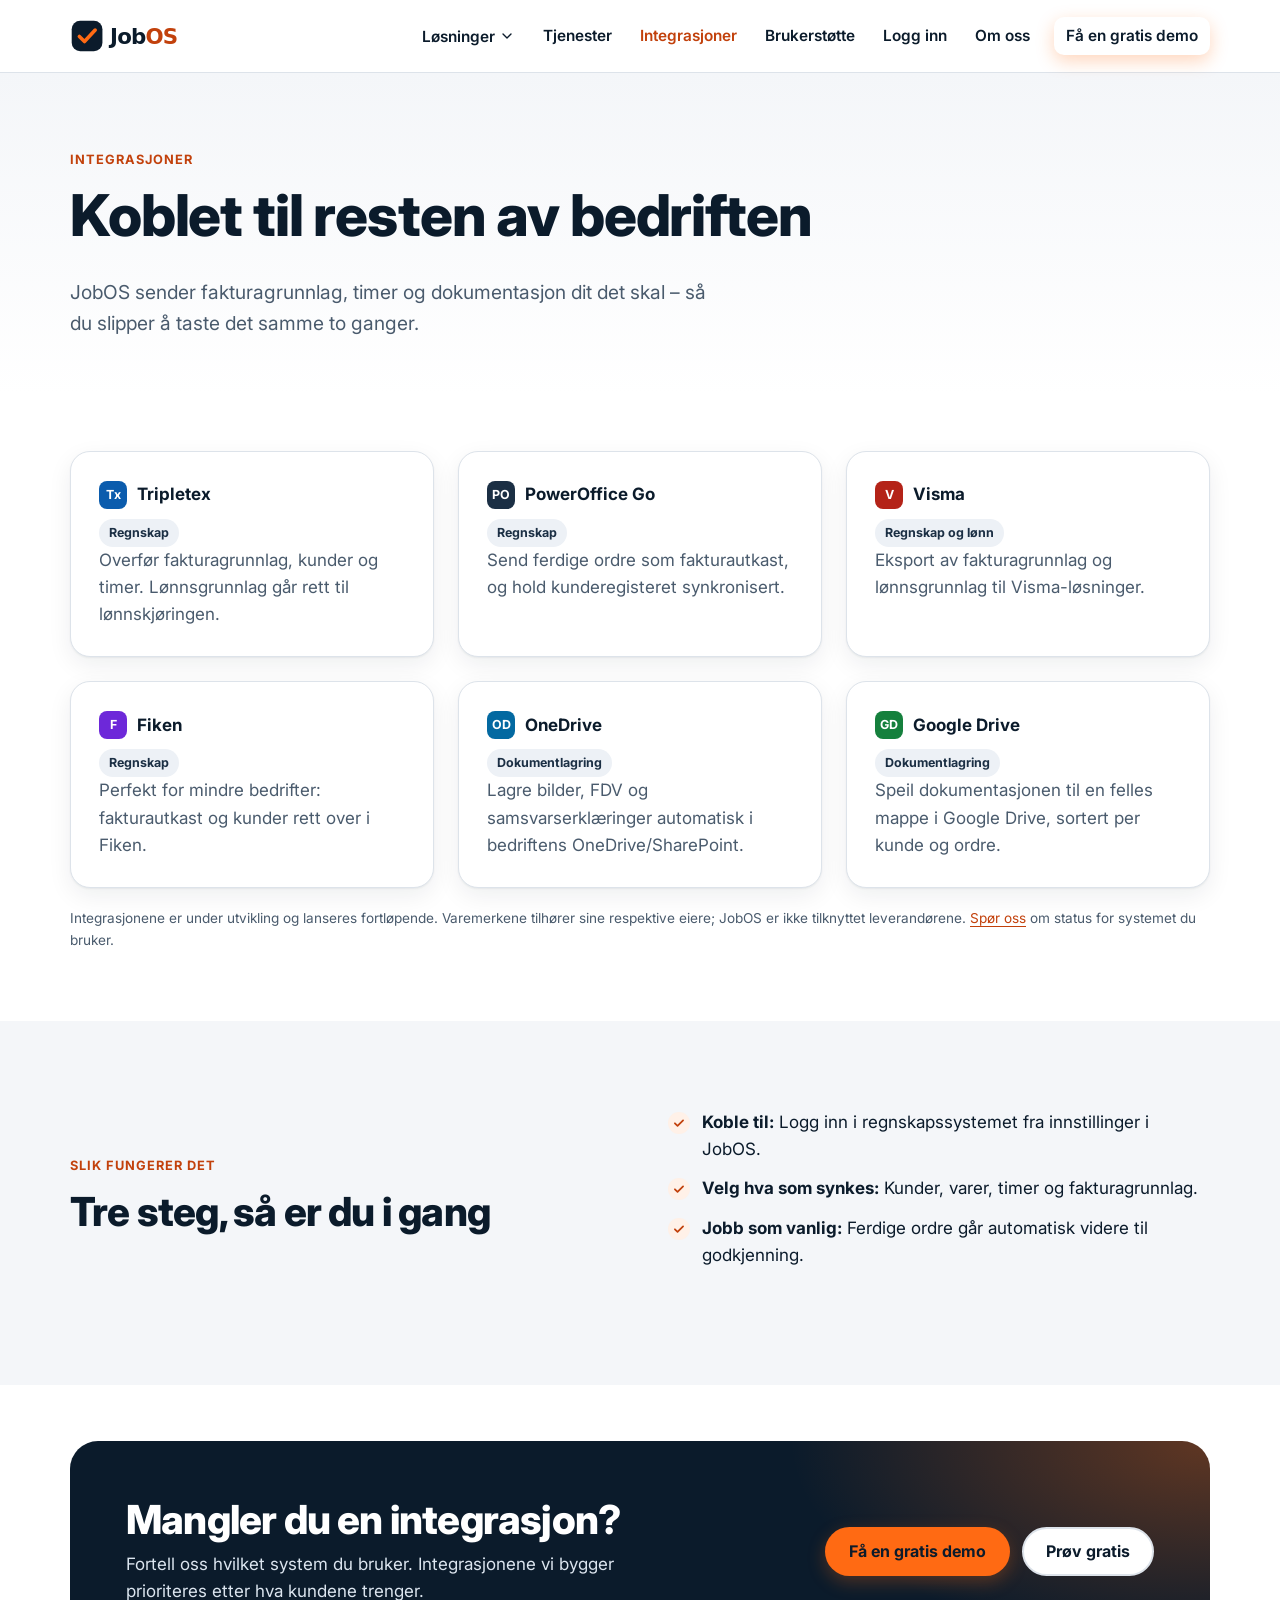
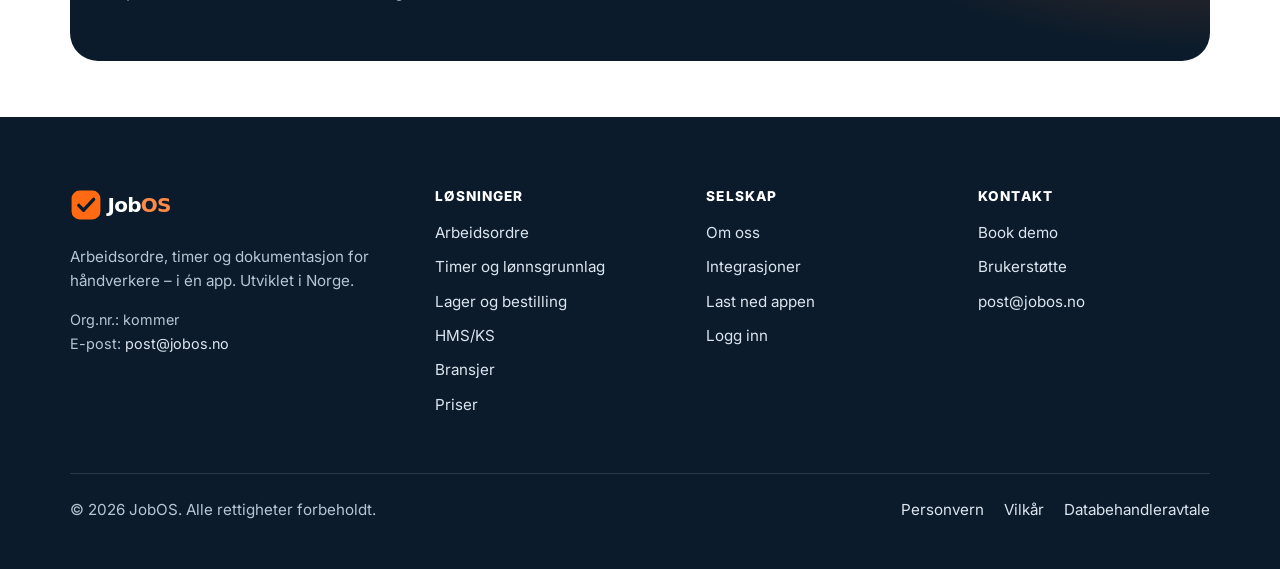
<file: integrasjoner.html>
<!doctype html>
<html lang="nb">
<head>
<meta charset="utf-8">
<meta name="viewport" content="width=device-width, initial-scale=1">
<title>Integrasjoner | JobOS</title>
<meta name="description" content="JobOS integrerer med Tripletex, PowerOffice Go, Visma, Fiken, OneDrive og Google Drive. Fakturagrunnlag og timer rett til regnskapet.">
<meta name="theme-color" content="#0B1B2B">
<meta property="og:type" content="website">
<meta property="og:locale" content="nb_NO">
<meta property="og:site_name" content="JobOS">
<meta property="og:title" content="Integrasjoner | JobOS">
<meta property="og:description" content="JobOS integrerer med Tripletex, PowerOffice Go, Visma, Fiken, OneDrive og Google Drive. Fakturagrunnlag og timer rett til regnskapet.">
<meta property="og:url" content="https://heggerob.github.io/jobos-web/integrasjoner.html">
<meta property="og:image" content="https://heggerob.github.io/jobos-web/assets/logo.svg">
<meta name="twitter:card" content="summary">
<link rel="icon" href="favicon.svg" type="image/svg+xml">
<link rel="preconnect" href="https://fonts.googleapis.com">
<link rel="preconnect" href="https://fonts.gstatic.com" crossorigin>
<link href="https://fonts.googleapis.com/css2?family=Inter:wght@400;600;700;800&amp;display=swap" rel="stylesheet">
<link rel="stylesheet" href="assets/style.css">
</head>
<body>
<a class="skip-link" href="#main">Hopp til innhold</a>
<header class="site-header">
  <nav class="container nav" aria-label="Hovedmeny">
    <a class="brand" href="index.html" aria-label="JobOS – til forsiden"><img src="assets/logo.svg" alt="JobOS" width="128" height="34"></a>
    <button class="nav-toggle" type="button" aria-expanded="false" aria-controls="nav-menu" aria-label="Åpne meny"><svg viewBox="0 0 24 24" width="24" height="24" fill="none" stroke="currentColor" stroke-width="2" stroke-linecap="round" stroke-linejoin="round" aria-hidden="true" focusable="false"><path d="M4 7h16M4 12h16M4 17h16"/></svg></button>
    <ul class="nav-menu" id="nav-menu">
      <li class="has-dd"><button class="dd-toggle" type="button" aria-expanded="false" aria-controls="dd-losninger">Løsninger <svg viewBox="0 0 24 24" width="16" height="16" fill="none" stroke="currentColor" stroke-width="2" stroke-linecap="round" stroke-linejoin="round" aria-hidden="true" focusable="false"><path d="m6 9 6 6 6-6"/></svg></button>
        <ul class="dropdown" id="dd-losninger"><li><a href="funksjoner.html">Alle funksjoner<span>Arbeidsordre, timer, lager og mer</span></a></li><li><a href="fag.html">Bransjer<span>Elektriker, rørlegger, snekker, maler</span></a></li><li><a href="priser.html">Priser<span>Fra 149 kr per bruker i måneden</span></a></li><li><a href="last-ned.html">Last ned appen<span>iPhone, Android og web</span></a></li></ul></li>
      <li><a href="om-oss.html#tjenester">Tjenester</a></li><li><a href="integrasjoner.html" aria-current="page">Integrasjoner</a></li><li><a href="kontakt.html#brukerstotte">Brukerstøtte</a></li><li><a href="logg-inn.html">Logg inn</a></li><li><a href="om-oss.html">Om oss</a></li>
      <li class="nav-cta"><a class="btn btn-primary btn-sm" href="kontakt.html#demo">Få en gratis demo</a></li>
    </ul>
  </nav>
</header>
<main id="main">
<section class="page-hero"><div class="container"><span class="eyebrow">Integrasjoner</span><h1>Koblet til resten av bedriften</h1><p class="lead">JobOS sender fakturagrunnlag, timer og dokumentasjon dit det skal – så du slipper å taste det samme to ganger.</p></div></section>
<section class="section-sm"><div class="container"><div class="grid grid-3"><article class="card"><span class="chip" style="box-shadow:none;padding:0;border:0"><i style="background:#0B5CAD" aria-hidden="true">Tx</i>Tripletex</span><p class="small" style="margin-top:10px"><span class="pill">Regnskap</span></p><p>Overfør fakturagrunnlag, kunder og timer. Lønnsgrunnlag går rett til lønnskjøringen.</p></article><article class="card"><span class="chip" style="box-shadow:none;padding:0;border:0"><i style="background:#1B2F44" aria-hidden="true">PO</i>PowerOffice Go</span><p class="small" style="margin-top:10px"><span class="pill">Regnskap</span></p><p>Send ferdige ordre som fakturautkast, og hold kunderegisteret synkronisert.</p></article><article class="card"><span class="chip" style="box-shadow:none;padding:0;border:0"><i style="background:#B42318" aria-hidden="true">V</i>Visma</span><p class="small" style="margin-top:10px"><span class="pill">Regnskap og lønn</span></p><p>Eksport av fakturagrunnlag og lønnsgrunnlag til Visma-løsninger.</p></article><article class="card"><span class="chip" style="box-shadow:none;padding:0;border:0"><i style="background:#6D28D9" aria-hidden="true">F</i>Fiken</span><p class="small" style="margin-top:10px"><span class="pill">Regnskap</span></p><p>Perfekt for mindre bedrifter: fakturautkast og kunder rett over i Fiken.</p></article><article class="card"><span class="chip" style="box-shadow:none;padding:0;border:0"><i style="background:#0369A1" aria-hidden="true">OD</i>OneDrive</span><p class="small" style="margin-top:10px"><span class="pill">Dokumentlagring</span></p><p>Lagre bilder, FDV og samsvarserklæringer automatisk i bedriftens OneDrive/SharePoint.</p></article><article class="card"><span class="chip" style="box-shadow:none;padding:0;border:0"><i style="background:#15803D" aria-hidden="true">GD</i>Google Drive</span><p class="small" style="margin-top:10px"><span class="pill">Dokumentlagring</span></p><p>Speil dokumentasjonen til en felles mappe i Google Drive, sortert per kunde og ordre.</p></article></div>
<p class="disclaimer">Integrasjonene er under utvikling og lanseres fortløpende. Varemerkene tilhører sine respektive eiere; JobOS er ikke tilknyttet leverandørene. <a href="kontakt.html">Spør oss</a> om status for systemet du bruker.</p></div></section>
<section class="section section-soft" aria-labelledby="slik"><div class="container split">
<div><span class="eyebrow">Slik fungerer det</span><h2 id="slik">Tre steg, så er du i gang</h2></div>
<ol class="checklist"><li><strong>Koble til:</strong> Logg inn i regnskapssystemet fra innstillinger i JobOS.</li><li><strong>Velg hva som synkes:</strong> Kunder, varer, timer og fakturagrunnlag.</li><li><strong>Jobb som vanlig:</strong> Ferdige ordre går automatisk videre til godkjenning.</li></ol>
</div></section>
<section class="section-sm" aria-labelledby="cta-title">
  <div class="container">
    <div class="cta-band">
      <div><h2 id="cta-title">Mangler du en integrasjon?</h2><p>Fortell oss hvilket system du bruker. Integrasjonene vi bygger prioriteres etter hva kundene trenger.</p></div>
      <div class="btn-row"><a class="btn btn-primary" href="kontakt.html#demo">Få en gratis demo</a><a class="btn btn-secondary" href="last-ned.html">Prøv gratis</a></div>
    </div>
  </div>
</section>
</main>
<footer class="site-footer">
  <div class="container">
    <div class="footer-grid">
      <div class="footer-brand">
        <img src="assets/logo-white.svg" alt="JobOS" width="120" height="32">
        <p>Arbeidsordre, timer og dokumentasjon for håndverkere – i én app. Utviklet i Norge.</p>
        <p class="small">Org.nr.: kommer<br>E-post: <a href="mailto:post@jobos.no">post@jobos.no</a></p>
      </div>
      <div>
        <h2>Løsninger</h2>
        <ul>
          <li><a href="funksjoner.html#ordre">Arbeidsordre</a></li>
          <li><a href="funksjoner.html#timer">Timer og lønnsgrunnlag</a></li>
          <li><a href="funksjoner.html#lager">Lager og bestilling</a></li>
          <li><a href="funksjoner.html#hms">HMS/KS</a></li>
          <li><a href="fag.html">Bransjer</a></li>
          <li><a href="priser.html">Priser</a></li>
        </ul>
      </div>
      <div>
        <h2>Selskap</h2>
        <ul>
          <li><a href="om-oss.html">Om oss</a></li>
          <li><a href="integrasjoner.html">Integrasjoner</a></li>
          <li><a href="last-ned.html">Last ned appen</a></li>
          <li><a href="logg-inn.html">Logg inn</a></li>
        </ul>
      </div>
      <div>
        <h2>Kontakt</h2>
        <ul>
          <li><a href="kontakt.html#demo">Book demo</a></li>
          <li><a href="kontakt.html#brukerstotte">Brukerstøtte</a></li>
          <li><a href="mailto:post@jobos.no">post@jobos.no</a></li>
        </ul>
      </div>
    </div>
    <div class="footer-bottom">
      <p>© <span data-year>2026</span> JobOS. Alle rettigheter forbeholdt.</p>
      <ul>
        <li><a href="personvern.html">Personvern</a></li>
        <li><a href="vilkar.html">Vilkår</a></li>
        <li><a href="personvern.html#databehandleravtale">Databehandleravtale</a></li>
      </ul>
    </div>
  </div>
</footer>
<script src="assets/main.js" defer></script>
</body>
</html>
</file>
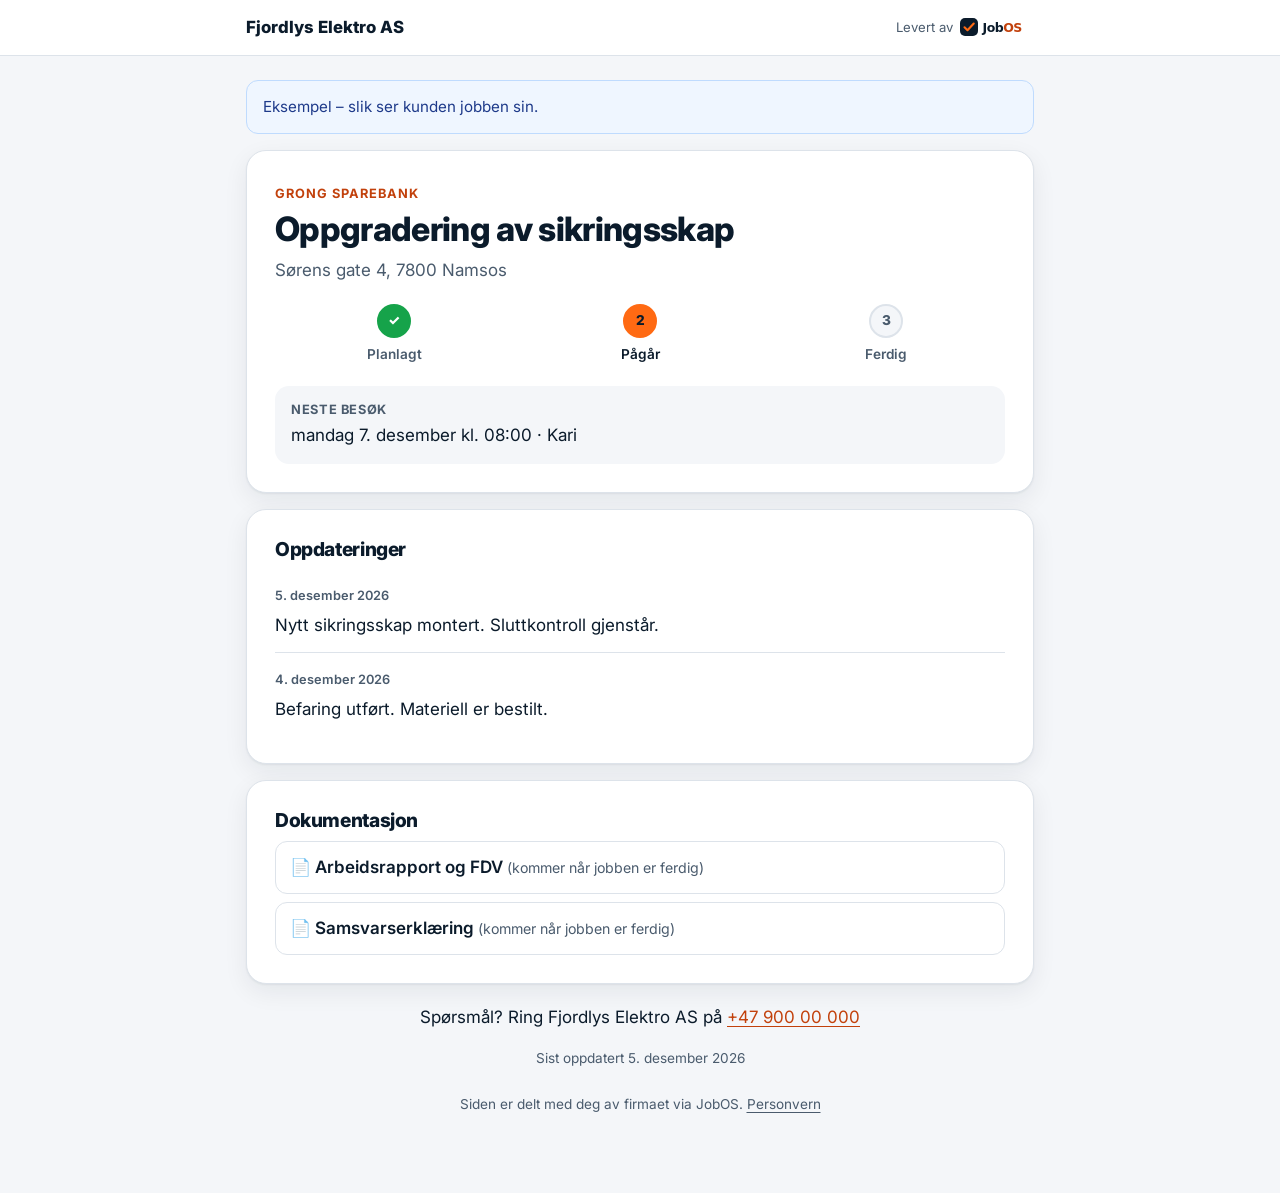
<file: jobb.html>
<!doctype html>
<html lang="nb">
<head>
<meta charset="utf-8">
<meta name="viewport" content="width=device-width, initial-scale=1">
<title>Din jobb | JobOS</title>
<meta name="description" content="Følg jobben og hent dokumentasjonen.">
<meta name="robots" content="noindex, nofollow">
<meta name="referrer" content="no-referrer">
<meta name="theme-color" content="#0B1B2B">
<link rel="icon" href="favicon.svg" type="image/svg+xml">
<link rel="preconnect" href="https://fonts.googleapis.com">
<link rel="preconnect" href="https://fonts.gstatic.com" crossorigin>
<link href="https://fonts.googleapis.com/css2?family=Inter:wght@400;600;700;800&amp;display=swap" rel="stylesheet">
<link rel="stylesheet" href="assets/style.css">
<link rel="stylesheet" href="assets/office.css">
</head>
<body class="portal">
<a class="skip-link" href="#main">Hopp til innhold</a>
<header class="portal-header">
  <div class="inner">
    <span class="portal-company" id="portal-company">Din jobb</span>
    <a class="powered" href="index.html" aria-label="Levert av JobOS – les mer om JobOS"><span>Levert av</span><img src="assets/logo.svg" alt="JobOS" width="75" height="20"></a>
  </div>
</header>
<main id="main" class="portal-main" tabindex="-1">
  <div id="portal" aria-live="polite"><p class="loading">Henter jobben …</p></div>
  <noscript><div class="notice err">Du må slå på JavaScript for å se jobben.</div></noscript>
  <p class="qp-foot">Siden er delt med deg av firmaet via JobOS. <a href="personvern.html">Personvern</a></p>
</main>
<script src="assets/firebase-config.js"></script>
<script src="assets/firestore.js"></script>
<script src="assets/jobb.js"></script>
</body>
</html>
</file>
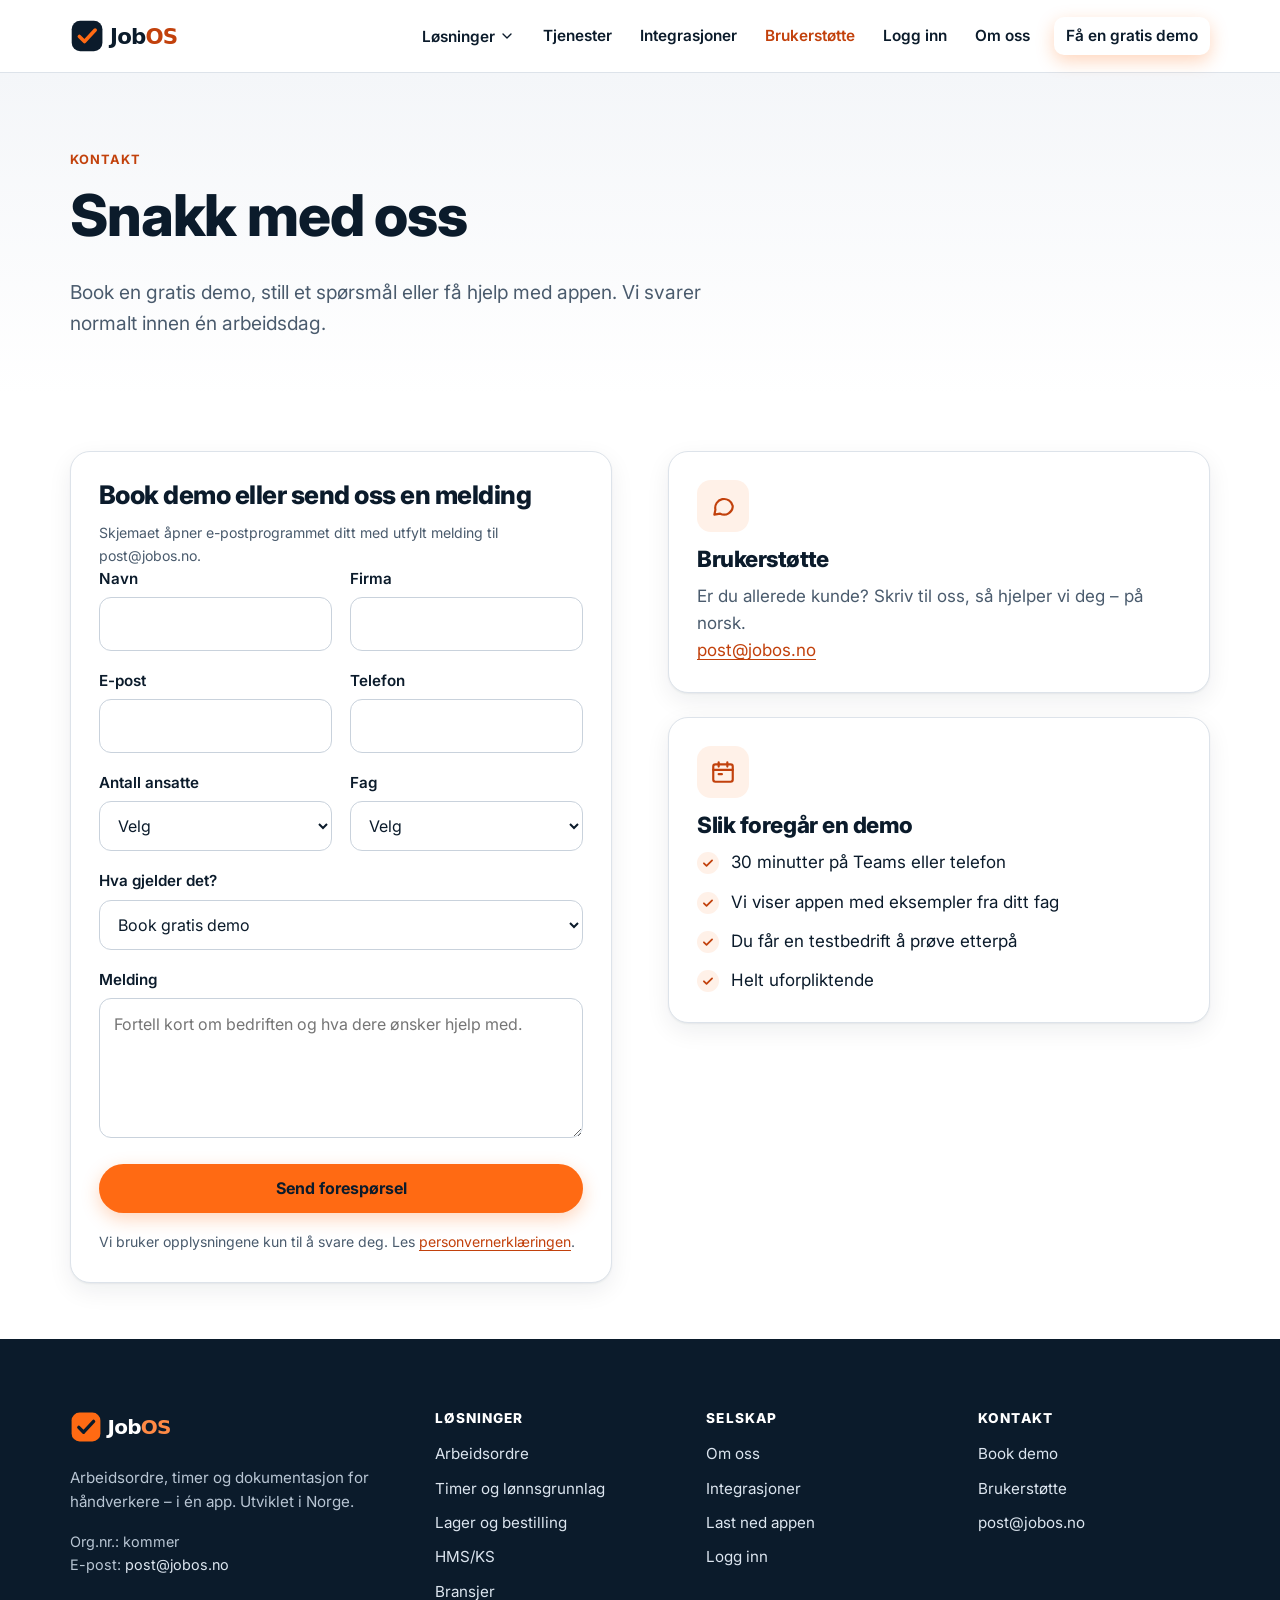
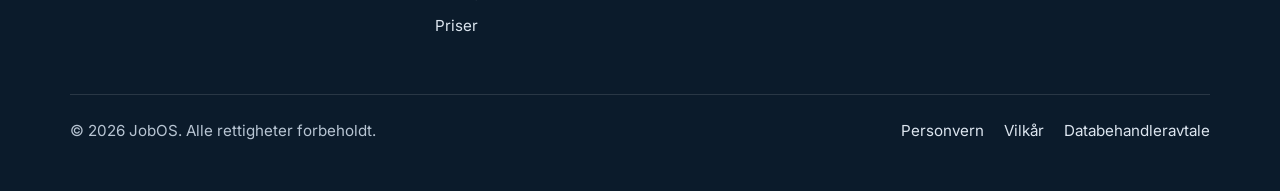
<file: kontakt.html>
<!doctype html>
<html lang="nb">
<head>
<meta charset="utf-8">
<meta name="viewport" content="width=device-width, initial-scale=1">
<title>Kontakt og demo | JobOS</title>
<meta name="description" content="Book en gratis demo av JobOS eller kontakt oss. Norsk support for håndverkere.">
<meta name="theme-color" content="#0B1B2B">
<meta property="og:type" content="website">
<meta property="og:locale" content="nb_NO">
<meta property="og:site_name" content="JobOS">
<meta property="og:title" content="Kontakt og demo | JobOS">
<meta property="og:description" content="Book en gratis demo av JobOS eller kontakt oss. Norsk support for håndverkere.">
<meta property="og:url" content="https://heggerob.github.io/jobos-web/kontakt.html">
<meta property="og:image" content="https://heggerob.github.io/jobos-web/assets/logo.svg">
<meta name="twitter:card" content="summary">
<link rel="icon" href="favicon.svg" type="image/svg+xml">
<link rel="preconnect" href="https://fonts.googleapis.com">
<link rel="preconnect" href="https://fonts.gstatic.com" crossorigin>
<link href="https://fonts.googleapis.com/css2?family=Inter:wght@400;600;700;800&amp;display=swap" rel="stylesheet">
<link rel="stylesheet" href="assets/style.css">
</head>
<body>
<a class="skip-link" href="#main">Hopp til innhold</a>
<header class="site-header">
  <nav class="container nav" aria-label="Hovedmeny">
    <a class="brand" href="index.html" aria-label="JobOS – til forsiden"><img src="assets/logo.svg" alt="JobOS" width="128" height="34"></a>
    <button class="nav-toggle" type="button" aria-expanded="false" aria-controls="nav-menu" aria-label="Åpne meny"><svg viewBox="0 0 24 24" width="24" height="24" fill="none" stroke="currentColor" stroke-width="2" stroke-linecap="round" stroke-linejoin="round" aria-hidden="true" focusable="false"><path d="M4 7h16M4 12h16M4 17h16"/></svg></button>
    <ul class="nav-menu" id="nav-menu">
      <li class="has-dd"><button class="dd-toggle" type="button" aria-expanded="false" aria-controls="dd-losninger">Løsninger <svg viewBox="0 0 24 24" width="16" height="16" fill="none" stroke="currentColor" stroke-width="2" stroke-linecap="round" stroke-linejoin="round" aria-hidden="true" focusable="false"><path d="m6 9 6 6 6-6"/></svg></button>
        <ul class="dropdown" id="dd-losninger"><li><a href="funksjoner.html">Alle funksjoner<span>Arbeidsordre, timer, lager og mer</span></a></li><li><a href="fag.html">Bransjer<span>Elektriker, rørlegger, snekker, maler</span></a></li><li><a href="priser.html">Priser<span>Fra 149 kr per bruker i måneden</span></a></li><li><a href="last-ned.html">Last ned appen<span>iPhone, Android og web</span></a></li></ul></li>
      <li><a href="om-oss.html#tjenester">Tjenester</a></li><li><a href="integrasjoner.html">Integrasjoner</a></li><li><a href="kontakt.html#brukerstotte" aria-current="page">Brukerstøtte</a></li><li><a href="logg-inn.html">Logg inn</a></li><li><a href="om-oss.html">Om oss</a></li>
      <li class="nav-cta"><a class="btn btn-primary btn-sm" href="kontakt.html#demo">Få en gratis demo</a></li>
    </ul>
  </nav>
</header>
<main id="main">
<section class="page-hero"><div class="container"><span class="eyebrow">Kontakt</span><h1>Snakk med oss</h1><p class="lead">Book en gratis demo, still et spørsmål eller få hjelp med appen. Vi svarer normalt innen én arbeidsdag.</p></div></section>
<section class="section-sm"><div class="container split" style="align-items:start">
<div class="card" id="demo" style="scroll-margin-top:90px">
<h2 style="font-size:1.6rem">Book demo eller send oss en melding</h2>
<p class="form-note">Skjemaet åpner e-postprogrammet ditt med utfylt melding til post@jobos.no.</p>
<form class="form" action="mailto:post@jobos.no?subject=Foresp%C3%B8rsel%20fra%20jobos.no" method="post" enctype="text/plain">
  <div class="form-row">
    <div class="field"><label for="navn">Navn</label><input id="navn" name="Navn" autocomplete="name" required></div>
    <div class="field"><label for="firma">Firma</label><input id="firma" name="Firma" autocomplete="organization"></div>
  </div>
  <div class="form-row">
    <div class="field"><label for="epost">E-post</label><input id="epost" name="E-post" type="email" autocomplete="email" required></div>
    <div class="field"><label for="tlf">Telefon</label><input id="tlf" name="Telefon" type="tel" autocomplete="tel"></div>
  </div>
  <div class="form-row">
    <div class="field"><label for="ansatte">Antall ansatte</label><select id="ansatte" name="Antall ansatte"><option value="">Velg</option><option>1–5</option><option>6–15</option><option>16–50</option><option>Over 50</option></select></div>
    <div class="field"><label for="fag">Fag</label><select id="fag" name="Fag"><option value="">Velg</option><option>Elektriker</option><option>Rørlegger</option><option>Snekker</option><option>Maler</option><option>Annet</option></select></div>
  </div>
  <div class="field"><label for="type">Hva gjelder det?</label><select id="type" name="Henvendelse"><option>Book gratis demo</option><option>Spørsmål om pris</option><option>Brukerstøtte</option><option>Annet</option></select></div>
  <div class="field"><label for="melding">Melding</label><textarea id="melding" name="Melding" placeholder="Fortell kort om bedriften og hva dere ønsker hjelp med."></textarea></div>
  <button class="btn btn-primary" type="submit">Send forespørsel</button>
  <p class="form-note">Vi bruker opplysningene kun til å svare deg. Les <a href="personvern.html">personvernerklæringen</a>.</p>
</form>
</div>
<div>
<div class="card" id="brukerstotte" style="scroll-margin-top:90px"><span class="icon-badge"><svg viewBox="0 0 24 24" width="24" height="24" fill="none" stroke="currentColor" stroke-width="2" stroke-linecap="round" stroke-linejoin="round" aria-hidden="true" focusable="false"><path d="M21 12a8 8 0 0 1-11.6 7.1L4 20l1-4.6A8 8 0 1 1 21 12z"/></svg></span><h2 style="font-size:1.4rem;margin-top:14px">Brukerstøtte</h2><p>Er du allerede kunde? Skriv til oss, så hjelper vi deg – på norsk.</p><p><a href="mailto:post@jobos.no?subject=Brukerst%C3%B8tte">post@jobos.no</a></p></div>
<div class="card" style="margin-top:24px"><span class="icon-badge"><svg viewBox="0 0 24 24" width="24" height="24" fill="none" stroke="currentColor" stroke-width="2" stroke-linecap="round" stroke-linejoin="round" aria-hidden="true" focusable="false"><rect x="3" y="5" width="18" height="16" rx="2"/><path d="M3 10h18M8 3v4M16 3v4M8 14h3"/></svg></span><h2 style="font-size:1.4rem;margin-top:14px">Slik foregår en demo</h2><ul class="checklist" style="margin-bottom:0"><li>30 minutter på Teams eller telefon</li><li>Vi viser appen med eksempler fra ditt fag</li><li>Du får en testbedrift å prøve etterpå</li><li>Helt uforpliktende</li></ul></div>
</div>
</div></section>
</main>
<footer class="site-footer">
  <div class="container">
    <div class="footer-grid">
      <div class="footer-brand">
        <img src="assets/logo-white.svg" alt="JobOS" width="120" height="32">
        <p>Arbeidsordre, timer og dokumentasjon for håndverkere – i én app. Utviklet i Norge.</p>
        <p class="small">Org.nr.: kommer<br>E-post: <a href="mailto:post@jobos.no">post@jobos.no</a></p>
      </div>
      <div>
        <h2>Løsninger</h2>
        <ul>
          <li><a href="funksjoner.html#ordre">Arbeidsordre</a></li>
          <li><a href="funksjoner.html#timer">Timer og lønnsgrunnlag</a></li>
          <li><a href="funksjoner.html#lager">Lager og bestilling</a></li>
          <li><a href="funksjoner.html#hms">HMS/KS</a></li>
          <li><a href="fag.html">Bransjer</a></li>
          <li><a href="priser.html">Priser</a></li>
        </ul>
      </div>
      <div>
        <h2>Selskap</h2>
        <ul>
          <li><a href="om-oss.html">Om oss</a></li>
          <li><a href="integrasjoner.html">Integrasjoner</a></li>
          <li><a href="last-ned.html">Last ned appen</a></li>
          <li><a href="logg-inn.html">Logg inn</a></li>
        </ul>
      </div>
      <div>
        <h2>Kontakt</h2>
        <ul>
          <li><a href="kontakt.html#demo">Book demo</a></li>
          <li><a href="kontakt.html#brukerstotte">Brukerstøtte</a></li>
          <li><a href="mailto:post@jobos.no">post@jobos.no</a></li>
        </ul>
      </div>
    </div>
    <div class="footer-bottom">
      <p>© <span data-year>2026</span> JobOS. Alle rettigheter forbeholdt.</p>
      <ul>
        <li><a href="personvern.html">Personvern</a></li>
        <li><a href="vilkar.html">Vilkår</a></li>
        <li><a href="personvern.html#databehandleravtale">Databehandleravtale</a></li>
      </ul>
    </div>
  </div>
</footer>
<script src="assets/main.js" defer></script>
</body>
</html>
</file>
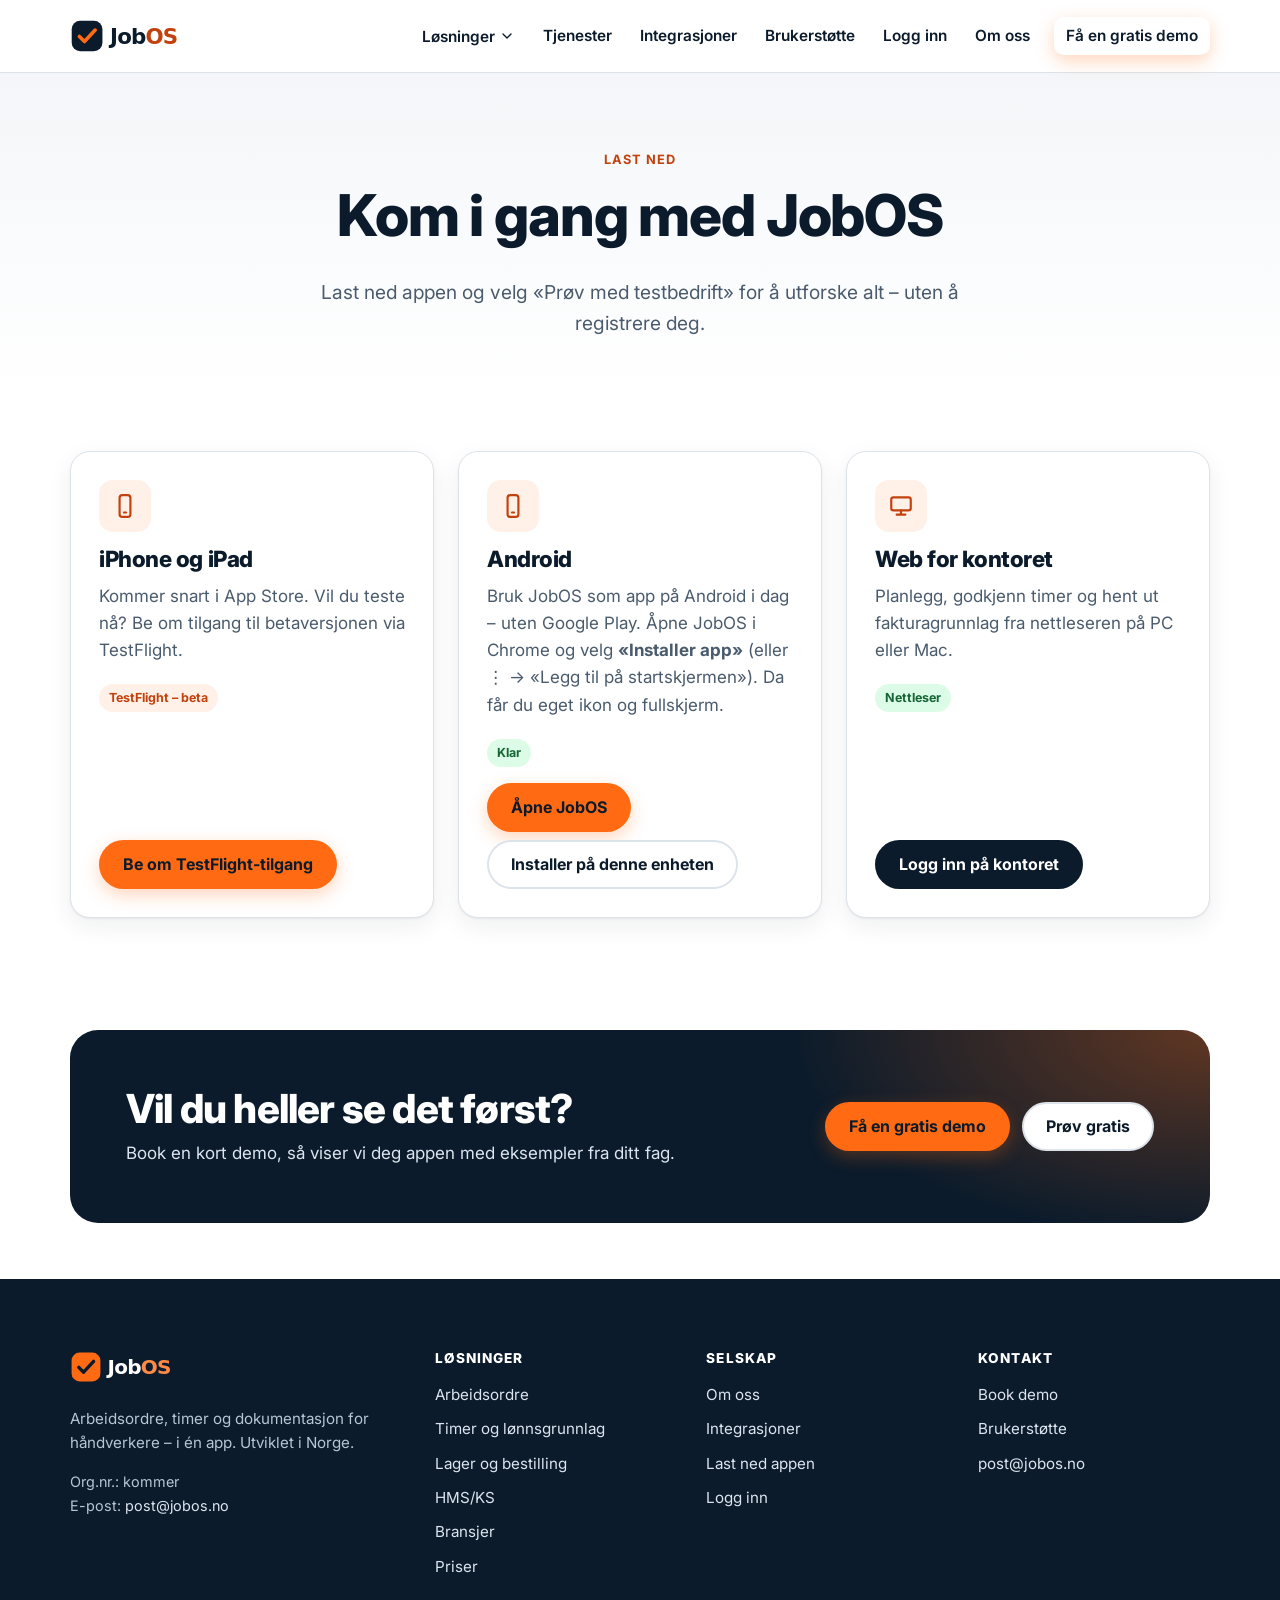
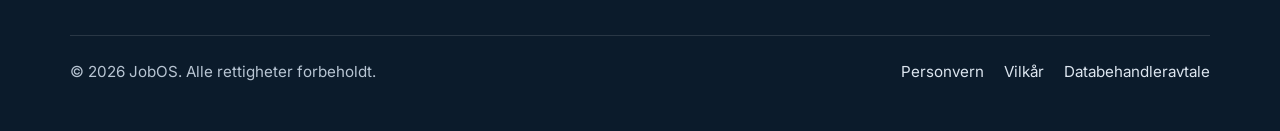
<file: last-ned.html>
<!doctype html>
<html lang="nb">
<head>
<meta charset="utf-8">
<meta name="viewport" content="width=device-width, initial-scale=1">
<title>Last ned appen | JobOS</title>
<meta name="description" content="Last ned JobOS for iPhone (TestFlight), Android (installer fra nettleseren) eller logg inn på kontorsiden i nettleseren.">
<meta name="theme-color" content="#0B1B2B">
<meta property="og:type" content="website">
<meta property="og:locale" content="nb_NO">
<meta property="og:site_name" content="JobOS">
<meta property="og:title" content="Last ned appen | JobOS">
<meta property="og:description" content="Last ned JobOS for iPhone (TestFlight), Android (installer fra nettleseren) eller logg inn på kontorsiden i nettleseren.">
<meta property="og:url" content="https://heggerob.github.io/jobos-web/last-ned.html">
<meta property="og:image" content="https://heggerob.github.io/jobos-web/assets/logo.svg">
<meta name="twitter:card" content="summary">
<link rel="icon" href="favicon.svg" type="image/svg+xml">
<link rel="manifest" href="manifest.webmanifest">
<link rel="apple-touch-icon" href="assets/icons/apple-touch-icon.png">
<meta name="mobile-web-app-capable" content="yes">
<meta name="apple-mobile-web-app-title" content="JobOS">

<link rel="preconnect" href="https://fonts.googleapis.com">
<link rel="preconnect" href="https://fonts.gstatic.com" crossorigin>
<link href="https://fonts.googleapis.com/css2?family=Inter:wght@400;600;700;800&amp;display=swap" rel="stylesheet">
<link rel="stylesheet" href="assets/style.css">
</head>
<body>
<a class="skip-link" href="#main">Hopp til innhold</a>
<header class="site-header">
  <nav class="container nav" aria-label="Hovedmeny">
    <a class="brand" href="index.html" aria-label="JobOS – til forsiden"><img src="assets/logo.svg" alt="JobOS" width="128" height="34"></a>
    <button class="nav-toggle" type="button" aria-expanded="false" aria-controls="nav-menu" aria-label="Åpne meny"><svg viewBox="0 0 24 24" width="24" height="24" fill="none" stroke="currentColor" stroke-width="2" stroke-linecap="round" stroke-linejoin="round" aria-hidden="true" focusable="false"><path d="M4 7h16M4 12h16M4 17h16"/></svg></button>
    <ul class="nav-menu" id="nav-menu">
      <li class="has-dd"><button class="dd-toggle" type="button" aria-expanded="false" aria-controls="dd-losninger">Løsninger <svg viewBox="0 0 24 24" width="16" height="16" fill="none" stroke="currentColor" stroke-width="2" stroke-linecap="round" stroke-linejoin="round" aria-hidden="true" focusable="false"><path d="m6 9 6 6 6-6"/></svg></button>
        <ul class="dropdown" id="dd-losninger"><li><a href="funksjoner.html">Alle funksjoner<span>Arbeidsordre, timer, lager og mer</span></a></li><li><a href="fag.html">Bransjer<span>Elektriker, rørlegger, snekker, maler</span></a></li><li><a href="priser.html">Priser<span>Fra 149 kr per bruker i måneden</span></a></li><li><a href="last-ned.html">Last ned appen<span>iPhone, Android og web</span></a></li></ul></li>
      <li><a href="om-oss.html#tjenester">Tjenester</a></li><li><a href="integrasjoner.html">Integrasjoner</a></li><li><a href="kontakt.html#brukerstotte">Brukerstøtte</a></li><li><a href="logg-inn.html">Logg inn</a></li><li><a href="om-oss.html">Om oss</a></li>
      <li class="nav-cta"><a class="btn btn-primary btn-sm" href="kontakt.html#demo">Få en gratis demo</a></li>
    </ul>
  </nav>
</header>
<main id="main">
<section class="page-hero"><div class="container center"><span class="eyebrow">Last ned</span><h1>Kom i gang med JobOS</h1><p class="lead">Last ned appen og velg «Prøv med testbedrift» for å utforske alt – uten å registrere deg.</p></div></section>
<section class="section-sm"><div class="container"><div class="grid grid-3">
<article class="card store"><span class="icon-badge"><svg viewBox="0 0 24 24" width="24" height="24" fill="none" stroke="currentColor" stroke-width="2" stroke-linecap="round" stroke-linejoin="round" aria-hidden="true" focusable="false"><rect x="7" y="2" width="10" height="20" rx="2.5"/><path d="M11 18h2"/></svg></span><h2 style="font-size:1.4rem;margin-top:14px">iPhone og iPad</h2><p>Kommer snart i App Store. Vil du teste nå? Be om tilgang til betaversjonen via TestFlight.</p><span class="pill brand" style="margin-bottom:16px">TestFlight – beta</span><a class="btn btn-primary" href="mailto:post@jobos.no?subject=TestFlight-tilgang">Be om TestFlight-tilgang</a></article>
<article class="card store"><span class="icon-badge"><svg viewBox="0 0 24 24" width="24" height="24" fill="none" stroke="currentColor" stroke-width="2" stroke-linecap="round" stroke-linejoin="round" aria-hidden="true" focusable="false"><rect x="7" y="2" width="10" height="20" rx="2.5"/><path d="M11 18h2"/></svg></span><h2 style="font-size:1.4rem;margin-top:14px">Android</h2><p>Bruk JobOS som app på Android i dag – uten Google Play. Åpne JobOS i Chrome og velg <strong>«Installer app»</strong> (eller ⋮ → «Legg til på startskjermen»). Da får du eget ikon og fullskjerm.</p><span class="pill ok" style="margin-bottom:16px">Klar</span><a class="btn btn-primary" href="app.html">Åpne JobOS</a><button class="btn btn-secondary" type="button" id="install-btn" hidden style="margin-top:8px">Installer på denne enheten</button></article>
<article class="card store"><span class="icon-badge"><svg viewBox="0 0 24 24" width="24" height="24" fill="none" stroke="currentColor" stroke-width="2" stroke-linecap="round" stroke-linejoin="round" aria-hidden="true" focusable="false"><rect x="3" y="4" width="18" height="12" rx="2"/><path d="M8 20h8M12 16v4"/></svg></span><h2 style="font-size:1.4rem;margin-top:14px">Web for kontoret</h2><p>Planlegg, godkjenn timer og hent ut fakturagrunnlag fra nettleseren på PC eller Mac.</p><span class="pill ok" style="margin-bottom:16px">Nettleser</span><a class="btn btn-dark" href="app.html">Logg inn på kontoret</a></article>
</div></div></section>
<section class="section-sm" aria-labelledby="cta-title">
  <div class="container">
    <div class="cta-band">
      <div><h2 id="cta-title">Vil du heller se det først?</h2><p>Book en kort demo, så viser vi deg appen med eksempler fra ditt fag.</p></div>
      <div class="btn-row"><a class="btn btn-primary" href="kontakt.html#demo">Få en gratis demo</a><a class="btn btn-secondary" href="last-ned.html">Prøv gratis</a></div>
    </div>
  </div>
</section>
</main>
<footer class="site-footer">
  <div class="container">
    <div class="footer-grid">
      <div class="footer-brand">
        <img src="assets/logo-white.svg" alt="JobOS" width="120" height="32">
        <p>Arbeidsordre, timer og dokumentasjon for håndverkere – i én app. Utviklet i Norge.</p>
        <p class="small">Org.nr.: kommer<br>E-post: <a href="mailto:post@jobos.no">post@jobos.no</a></p>
      </div>
      <div>
        <h2>Løsninger</h2>
        <ul>
          <li><a href="funksjoner.html#ordre">Arbeidsordre</a></li>
          <li><a href="funksjoner.html#timer">Timer og lønnsgrunnlag</a></li>
          <li><a href="funksjoner.html#lager">Lager og bestilling</a></li>
          <li><a href="funksjoner.html#hms">HMS/KS</a></li>
          <li><a href="fag.html">Bransjer</a></li>
          <li><a href="priser.html">Priser</a></li>
        </ul>
      </div>
      <div>
        <h2>Selskap</h2>
        <ul>
          <li><a href="om-oss.html">Om oss</a></li>
          <li><a href="integrasjoner.html">Integrasjoner</a></li>
          <li><a href="last-ned.html">Last ned appen</a></li>
          <li><a href="logg-inn.html">Logg inn</a></li>
        </ul>
      </div>
      <div>
        <h2>Kontakt</h2>
        <ul>
          <li><a href="kontakt.html#demo">Book demo</a></li>
          <li><a href="kontakt.html#brukerstotte">Brukerstøtte</a></li>
          <li><a href="mailto:post@jobos.no">post@jobos.no</a></li>
        </ul>
      </div>
    </div>
    <div class="footer-bottom">
      <p>© <span data-year>2026</span> JobOS. Alle rettigheter forbeholdt.</p>
      <ul>
        <li><a href="personvern.html">Personvern</a></li>
        <li><a href="vilkar.html">Vilkår</a></li>
        <li><a href="personvern.html#databehandleravtale">Databehandleravtale</a></li>
      </ul>
    </div>
  </div>
</footer>
<script src="assets/main.js" defer></script>
<script>
if ("serviceWorker" in navigator) {
  window.addEventListener("load", function () { navigator.serviceWorker.register("sw.js").catch(function () {}); });
}
</script>
<script>
(function () {
  var deferred = null, btn = document.getElementById("install-btn");
  window.addEventListener("beforeinstallprompt", function (e) { e.preventDefault(); deferred = e; if (btn) btn.hidden = false; });
  if (btn) btn.addEventListener("click", function () { if (!deferred) return; deferred.prompt(); deferred = null; btn.hidden = true; });
})();
</script>
</body>
</html>
</file>
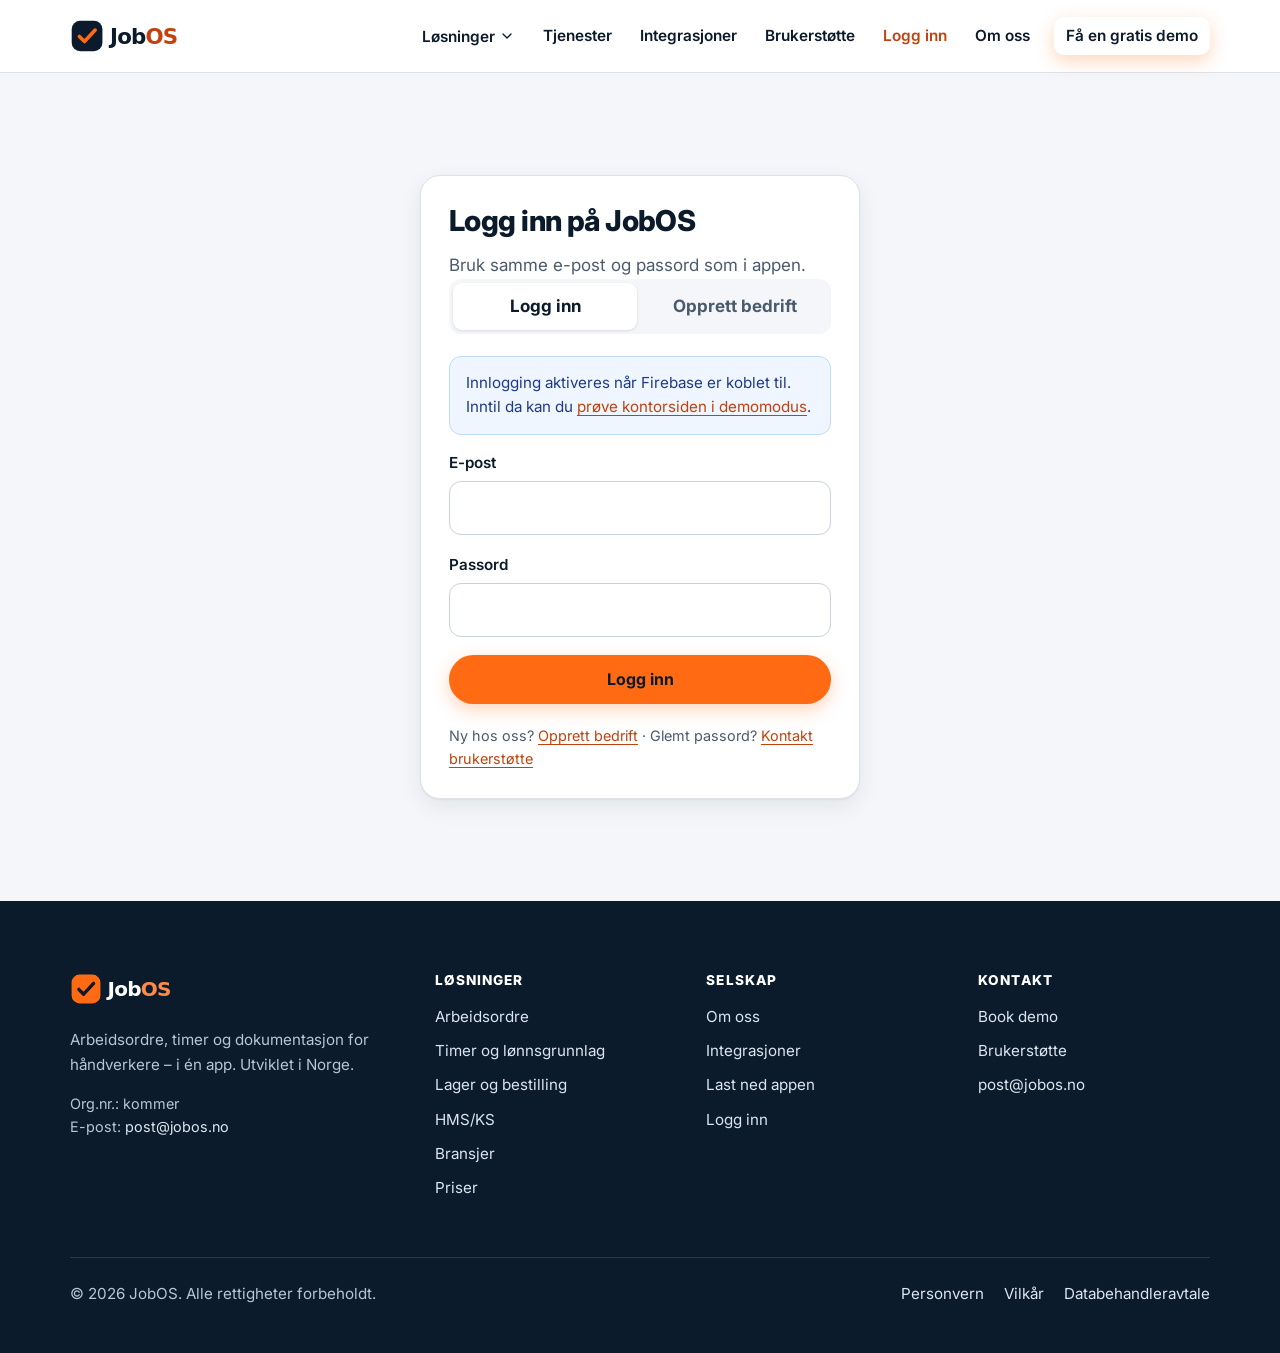
<file: logg-inn.html>
<!doctype html>
<html lang="nb">
<head>
<meta charset="utf-8">
<meta name="viewport" content="width=device-width, initial-scale=1">
<title>Logg inn | JobOS</title>
<meta name="description" content="Logg inn på JobOS eller opprett en ny bedrift.">
<meta name="robots" content="noindex">
<meta name="theme-color" content="#0B1B2B">
<meta property="og:type" content="website">
<meta property="og:locale" content="nb_NO">
<meta property="og:site_name" content="JobOS">
<meta property="og:title" content="Logg inn | JobOS">
<meta property="og:description" content="Logg inn på JobOS eller opprett en ny bedrift.">
<meta property="og:url" content="https://heggerob.github.io/jobos-web/logg-inn.html">
<meta property="og:image" content="https://heggerob.github.io/jobos-web/assets/logo.svg">
<meta name="twitter:card" content="summary">
<link rel="icon" href="favicon.svg" type="image/svg+xml">
<link rel="manifest" href="manifest.webmanifest">
<link rel="apple-touch-icon" href="assets/icons/apple-touch-icon.png">
<meta name="mobile-web-app-capable" content="yes">
<meta name="apple-mobile-web-app-title" content="JobOS">

<link rel="preconnect" href="https://fonts.googleapis.com">
<link rel="preconnect" href="https://fonts.gstatic.com" crossorigin>
<link href="https://fonts.googleapis.com/css2?family=Inter:wght@400;600;700;800&amp;display=swap" rel="stylesheet">
<link rel="stylesheet" href="assets/style.css">
</head>
<body>
<a class="skip-link" href="#main">Hopp til innhold</a>
<header class="site-header">
  <nav class="container nav" aria-label="Hovedmeny">
    <a class="brand" href="index.html" aria-label="JobOS – til forsiden"><img src="assets/logo.svg" alt="JobOS" width="128" height="34"></a>
    <button class="nav-toggle" type="button" aria-expanded="false" aria-controls="nav-menu" aria-label="Åpne meny"><svg viewBox="0 0 24 24" width="24" height="24" fill="none" stroke="currentColor" stroke-width="2" stroke-linecap="round" stroke-linejoin="round" aria-hidden="true" focusable="false"><path d="M4 7h16M4 12h16M4 17h16"/></svg></button>
    <ul class="nav-menu" id="nav-menu">
      <li class="has-dd"><button class="dd-toggle" type="button" aria-expanded="false" aria-controls="dd-losninger">Løsninger <svg viewBox="0 0 24 24" width="16" height="16" fill="none" stroke="currentColor" stroke-width="2" stroke-linecap="round" stroke-linejoin="round" aria-hidden="true" focusable="false"><path d="m6 9 6 6 6-6"/></svg></button>
        <ul class="dropdown" id="dd-losninger"><li><a href="funksjoner.html">Alle funksjoner<span>Arbeidsordre, timer, lager og mer</span></a></li><li><a href="fag.html">Bransjer<span>Elektriker, rørlegger, snekker, maler</span></a></li><li><a href="priser.html">Priser<span>Fra 149 kr per bruker i måneden</span></a></li><li><a href="last-ned.html">Last ned appen<span>iPhone, Android og web</span></a></li></ul></li>
      <li><a href="om-oss.html#tjenester">Tjenester</a></li><li><a href="integrasjoner.html">Integrasjoner</a></li><li><a href="kontakt.html#brukerstotte">Brukerstøtte</a></li><li><a href="logg-inn.html" aria-current="page">Logg inn</a></li><li><a href="om-oss.html">Om oss</a></li>
      <li class="nav-cta"><a class="btn btn-primary btn-sm" href="kontakt.html#demo">Få en gratis demo</a></li>
    </ul>
  </nav>
</header>
<main id="main">
<section class="auth-wrap"><div class="card auth-card">
<h1 style="font-size:1.8rem">Logg inn på JobOS</h1>
<p class="muted">Bruk samme e-post og passord som i appen.</p>
<div class="auth-tabs" role="tablist" aria-label="Velg handling"><button type="button" role="tab" data-mode="signin" aria-selected="true">Logg inn</button><button type="button" role="tab" id="opprett" data-mode="signup" aria-selected="false">Opprett bedrift</button></div>
<p class="notice info" id="auth-msg" role="status" aria-live="polite" hidden></p>
<form class="form" id="auth-form" novalidate style="margin-top:16px">
  <div class="field" id="field-firma" hidden><label for="firmanavn">Firmanavn</label><input id="firmanavn" name="firmanavn" autocomplete="organization"></div>
  <div class="field"><label for="email">E-post</label><input id="email" name="email" type="email" autocomplete="email" required></div>
  <div class="field"><label for="password">Passord</label><input id="password" name="password" type="password" autocomplete="current-password" required minlength="6"></div>
  <button class="btn btn-primary" id="auth-submit" type="submit">Logg inn</button>
</form>
<p class="small muted" style="margin-top:20px">Ny hos oss? <a href="#opprett">Opprett bedrift</a> · Glemt passord? <a href="kontakt.html#brukerstotte">Kontakt brukerstøtte</a></p>
</div></section>
</main>
<footer class="site-footer">
  <div class="container">
    <div class="footer-grid">
      <div class="footer-brand">
        <img src="assets/logo-white.svg" alt="JobOS" width="120" height="32">
        <p>Arbeidsordre, timer og dokumentasjon for håndverkere – i én app. Utviklet i Norge.</p>
        <p class="small">Org.nr.: kommer<br>E-post: <a href="mailto:post@jobos.no">post@jobos.no</a></p>
      </div>
      <div>
        <h2>Løsninger</h2>
        <ul>
          <li><a href="funksjoner.html#ordre">Arbeidsordre</a></li>
          <li><a href="funksjoner.html#timer">Timer og lønnsgrunnlag</a></li>
          <li><a href="funksjoner.html#lager">Lager og bestilling</a></li>
          <li><a href="funksjoner.html#hms">HMS/KS</a></li>
          <li><a href="fag.html">Bransjer</a></li>
          <li><a href="priser.html">Priser</a></li>
        </ul>
      </div>
      <div>
        <h2>Selskap</h2>
        <ul>
          <li><a href="om-oss.html">Om oss</a></li>
          <li><a href="integrasjoner.html">Integrasjoner</a></li>
          <li><a href="last-ned.html">Last ned appen</a></li>
          <li><a href="logg-inn.html">Logg inn</a></li>
        </ul>
      </div>
      <div>
        <h2>Kontakt</h2>
        <ul>
          <li><a href="kontakt.html#demo">Book demo</a></li>
          <li><a href="kontakt.html#brukerstotte">Brukerstøtte</a></li>
          <li><a href="mailto:post@jobos.no">post@jobos.no</a></li>
        </ul>
      </div>
    </div>
    <div class="footer-bottom">
      <p>© <span data-year>2026</span> JobOS. Alle rettigheter forbeholdt.</p>
      <ul>
        <li><a href="personvern.html">Personvern</a></li>
        <li><a href="vilkar.html">Vilkår</a></li>
        <li><a href="personvern.html#databehandleravtale">Databehandleravtale</a></li>
      </ul>
    </div>
  </div>
</footer>
<script src="assets/main.js" defer></script>
<script src="assets/firebase-config.js"></script>
<script src="assets/firestore.js"></script>
<script src="assets/auth.js" defer></script>
<script>
if ("serviceWorker" in navigator) {
  window.addEventListener("load", function () { navigator.serviceWorker.register("sw.js").catch(function () {}); });
}
</script>
</body>
</html>
</file>
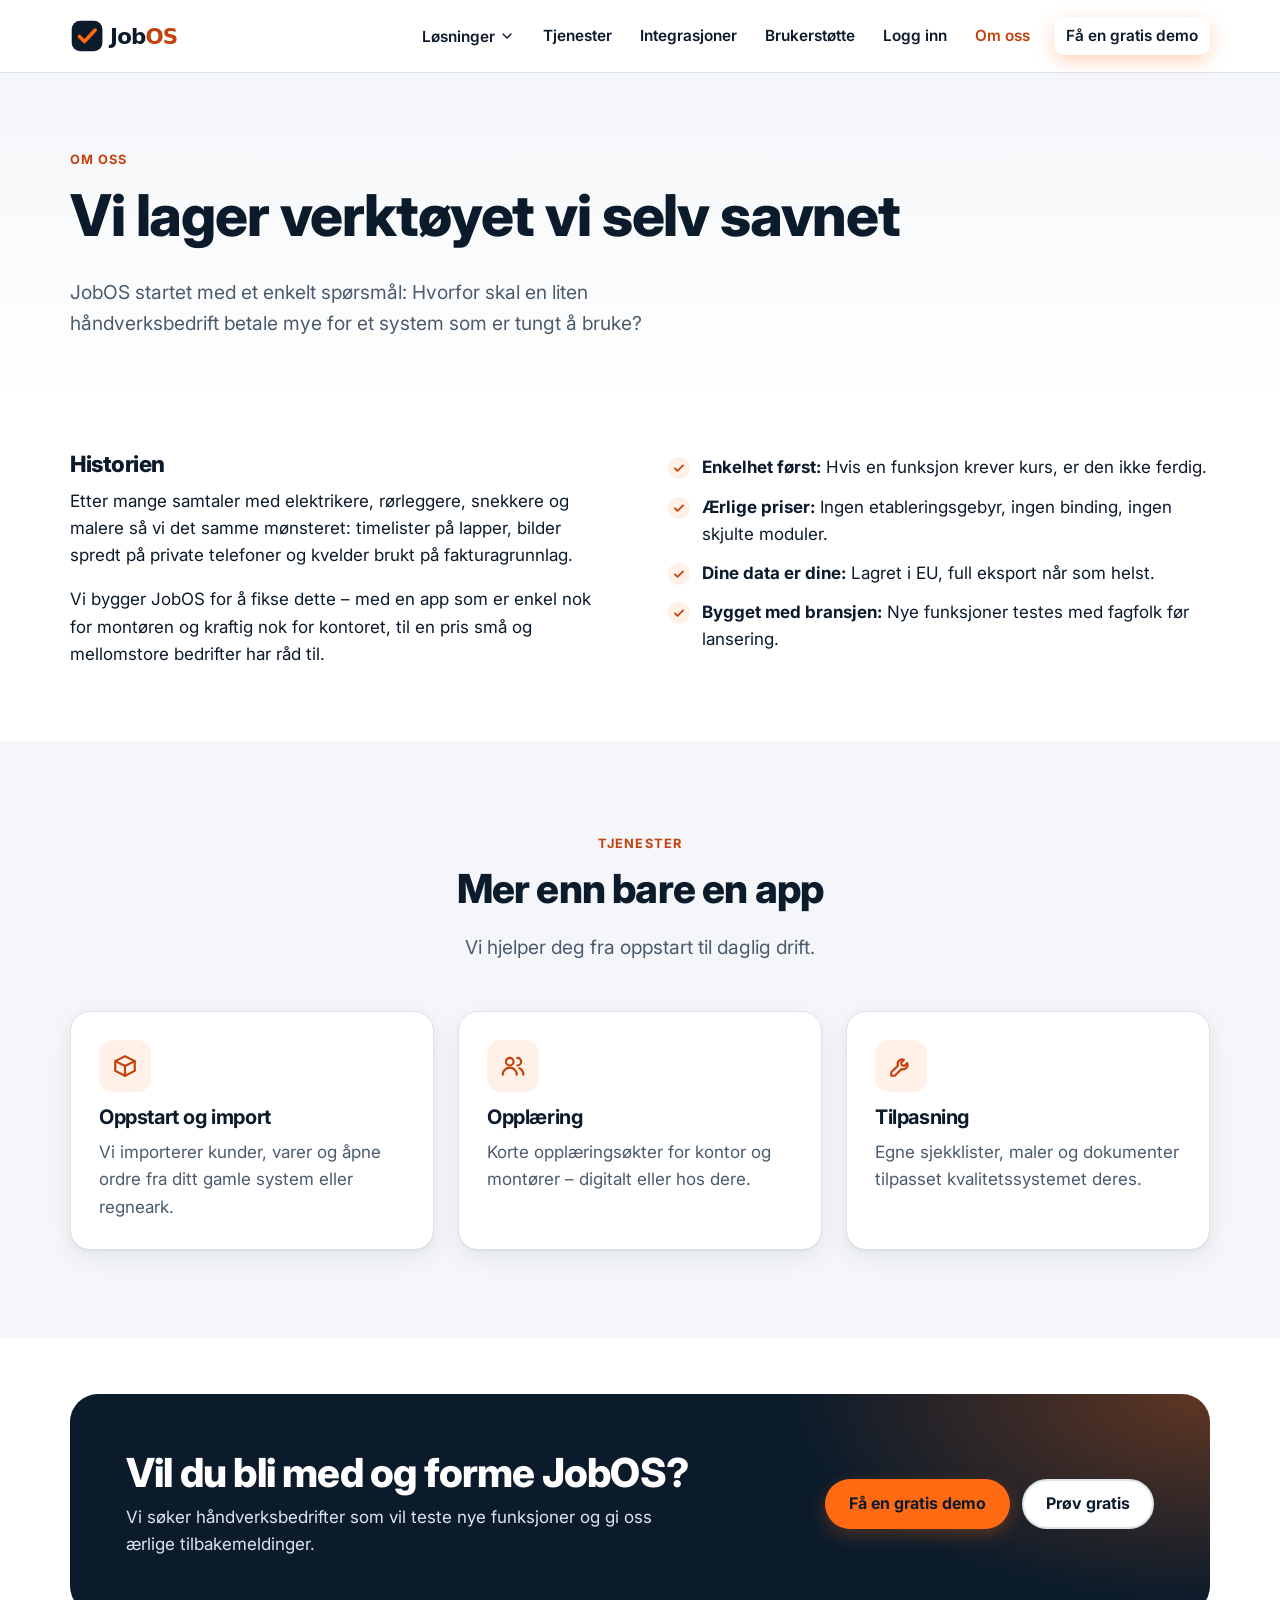
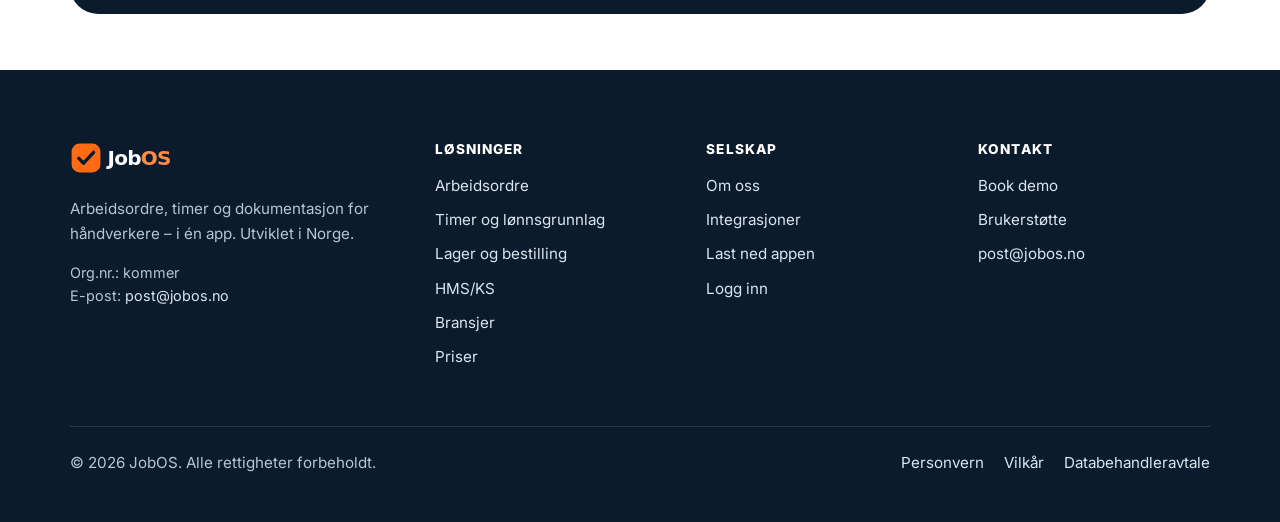
<file: om-oss.html>
<!doctype html>
<html lang="nb">
<head>
<meta charset="utf-8">
<meta name="viewport" content="width=device-width, initial-scale=1">
<title>Om oss | JobOS</title>
<meta name="description" content="JobOS er et norsk selskap som lager arbeidsordresystem for håndverkere. Enkel app, rettferdig pris og norsk support.">
<meta name="theme-color" content="#0B1B2B">
<meta property="og:type" content="website">
<meta property="og:locale" content="nb_NO">
<meta property="og:site_name" content="JobOS">
<meta property="og:title" content="Om oss | JobOS">
<meta property="og:description" content="JobOS er et norsk selskap som lager arbeidsordresystem for håndverkere. Enkel app, rettferdig pris og norsk support.">
<meta property="og:url" content="https://heggerob.github.io/jobos-web/om-oss.html">
<meta property="og:image" content="https://heggerob.github.io/jobos-web/assets/logo.svg">
<meta name="twitter:card" content="summary">
<link rel="icon" href="favicon.svg" type="image/svg+xml">
<link rel="preconnect" href="https://fonts.googleapis.com">
<link rel="preconnect" href="https://fonts.gstatic.com" crossorigin>
<link href="https://fonts.googleapis.com/css2?family=Inter:wght@400;600;700;800&amp;display=swap" rel="stylesheet">
<link rel="stylesheet" href="assets/style.css">
</head>
<body>
<a class="skip-link" href="#main">Hopp til innhold</a>
<header class="site-header">
  <nav class="container nav" aria-label="Hovedmeny">
    <a class="brand" href="index.html" aria-label="JobOS – til forsiden"><img src="assets/logo.svg" alt="JobOS" width="128" height="34"></a>
    <button class="nav-toggle" type="button" aria-expanded="false" aria-controls="nav-menu" aria-label="Åpne meny"><svg viewBox="0 0 24 24" width="24" height="24" fill="none" stroke="currentColor" stroke-width="2" stroke-linecap="round" stroke-linejoin="round" aria-hidden="true" focusable="false"><path d="M4 7h16M4 12h16M4 17h16"/></svg></button>
    <ul class="nav-menu" id="nav-menu">
      <li class="has-dd"><button class="dd-toggle" type="button" aria-expanded="false" aria-controls="dd-losninger">Løsninger <svg viewBox="0 0 24 24" width="16" height="16" fill="none" stroke="currentColor" stroke-width="2" stroke-linecap="round" stroke-linejoin="round" aria-hidden="true" focusable="false"><path d="m6 9 6 6 6-6"/></svg></button>
        <ul class="dropdown" id="dd-losninger"><li><a href="funksjoner.html">Alle funksjoner<span>Arbeidsordre, timer, lager og mer</span></a></li><li><a href="fag.html">Bransjer<span>Elektriker, rørlegger, snekker, maler</span></a></li><li><a href="priser.html">Priser<span>Fra 149 kr per bruker i måneden</span></a></li><li><a href="last-ned.html">Last ned appen<span>iPhone, Android og web</span></a></li></ul></li>
      <li><a href="om-oss.html#tjenester">Tjenester</a></li><li><a href="integrasjoner.html">Integrasjoner</a></li><li><a href="kontakt.html#brukerstotte">Brukerstøtte</a></li><li><a href="logg-inn.html">Logg inn</a></li><li><a href="om-oss.html" aria-current="page">Om oss</a></li>
      <li class="nav-cta"><a class="btn btn-primary btn-sm" href="kontakt.html#demo">Få en gratis demo</a></li>
    </ul>
  </nav>
</header>
<main id="main">
<section class="page-hero"><div class="container"><span class="eyebrow">Om oss</span><h1>Vi lager verktøyet vi selv savnet</h1><p class="lead">JobOS startet med et enkelt spørsmål: Hvorfor skal en liten håndverksbedrift betale mye for et system som er tungt å bruke?</p></div></section>
<section class="section-sm"><div class="container split">
<div class="prose"><h2 style="margin-top:0">Historien</h2><p>Etter mange samtaler med elektrikere, rørleggere, snekkere og malere så vi det samme mønsteret: timelister på lapper, bilder spredt på private telefoner og kvelder brukt på fakturagrunnlag.</p><p>Vi bygger JobOS for å fikse dette – med en app som er enkel nok for montøren og kraftig nok for kontoret, til en pris små og mellomstore bedrifter har råd til.</p></div>
<ul class="checklist"><li><strong>Enkelhet først:</strong> Hvis en funksjon krever kurs, er den ikke ferdig.</li><li><strong>Ærlige priser:</strong> Ingen etableringsgebyr, ingen binding, ingen skjulte moduler.</li><li><strong>Dine data er dine:</strong> Lagret i EU, full eksport når som helst.</li><li><strong>Bygget med bransjen:</strong> Nye funksjoner testes med fagfolk før lansering.</li></ul>
</div></section>
<section class="section section-soft" id="tjenester" aria-labelledby="tj"><div class="container">
<div class="section-head center"><span class="eyebrow">Tjenester</span><h2 id="tj">Mer enn bare en app</h2><p class="lead">Vi hjelper deg fra oppstart til daglig drift.</p></div>
<div class="grid grid-3">
<div class="card"><span class="icon-badge"><svg viewBox="0 0 24 24" width="24" height="24" fill="none" stroke="currentColor" stroke-width="2" stroke-linecap="round" stroke-linejoin="round" aria-hidden="true" focusable="false"><path d="M3 7.5 12 3l9 4.5v9L12 21l-9-4.5z"/><path d="M3 7.5 12 12l9-4.5M12 12v9"/></svg></span><h3>Oppstart og import</h3><p>Vi importerer kunder, varer og åpne ordre fra ditt gamle system eller regneark.</p></div>
<div class="card"><span class="icon-badge"><svg viewBox="0 0 24 24" width="24" height="24" fill="none" stroke="currentColor" stroke-width="2" stroke-linecap="round" stroke-linejoin="round" aria-hidden="true" focusable="false"><circle cx="9" cy="8" r="3.5"/><path d="M2.5 20a6.5 6.5 0 0 1 13 0M16 4.5a3.5 3.5 0 0 1 0 7M18 14a6.5 6.5 0 0 1 3.5 6"/></svg></span><h3>Opplæring</h3><p>Korte opplæringsøkter for kontor og montører – digitalt eller hos dere.</p></div>
<div class="card"><span class="icon-badge"><svg viewBox="0 0 24 24" width="24" height="24" fill="none" stroke="currentColor" stroke-width="2" stroke-linecap="round" stroke-linejoin="round" aria-hidden="true" focusable="false"><path d="M14.7 6.3a4 4 0 0 0-5.4 5.2L3 17.8V21h3.2l6.3-6.3a4 4 0 0 0 5.2-5.4l-2.6 2.6-2.4-.6-.6-2.4z"/></svg></span><h3>Tilpasning</h3><p>Egne sjekklister, maler og dokumenter tilpasset kvalitetssystemet deres.</p></div>
</div></div></section>
<section class="section-sm" aria-labelledby="cta-title">
  <div class="container">
    <div class="cta-band">
      <div><h2 id="cta-title">Vil du bli med og forme JobOS?</h2><p>Vi søker håndverksbedrifter som vil teste nye funksjoner og gi oss ærlige tilbakemeldinger.</p></div>
      <div class="btn-row"><a class="btn btn-primary" href="kontakt.html#demo">Få en gratis demo</a><a class="btn btn-secondary" href="last-ned.html">Prøv gratis</a></div>
    </div>
  </div>
</section>
</main>
<footer class="site-footer">
  <div class="container">
    <div class="footer-grid">
      <div class="footer-brand">
        <img src="assets/logo-white.svg" alt="JobOS" width="120" height="32">
        <p>Arbeidsordre, timer og dokumentasjon for håndverkere – i én app. Utviklet i Norge.</p>
        <p class="small">Org.nr.: kommer<br>E-post: <a href="mailto:post@jobos.no">post@jobos.no</a></p>
      </div>
      <div>
        <h2>Løsninger</h2>
        <ul>
          <li><a href="funksjoner.html#ordre">Arbeidsordre</a></li>
          <li><a href="funksjoner.html#timer">Timer og lønnsgrunnlag</a></li>
          <li><a href="funksjoner.html#lager">Lager og bestilling</a></li>
          <li><a href="funksjoner.html#hms">HMS/KS</a></li>
          <li><a href="fag.html">Bransjer</a></li>
          <li><a href="priser.html">Priser</a></li>
        </ul>
      </div>
      <div>
        <h2>Selskap</h2>
        <ul>
          <li><a href="om-oss.html">Om oss</a></li>
          <li><a href="integrasjoner.html">Integrasjoner</a></li>
          <li><a href="last-ned.html">Last ned appen</a></li>
          <li><a href="logg-inn.html">Logg inn</a></li>
        </ul>
      </div>
      <div>
        <h2>Kontakt</h2>
        <ul>
          <li><a href="kontakt.html#demo">Book demo</a></li>
          <li><a href="kontakt.html#brukerstotte">Brukerstøtte</a></li>
          <li><a href="mailto:post@jobos.no">post@jobos.no</a></li>
        </ul>
      </div>
    </div>
    <div class="footer-bottom">
      <p>© <span data-year>2026</span> JobOS. Alle rettigheter forbeholdt.</p>
      <ul>
        <li><a href="personvern.html">Personvern</a></li>
        <li><a href="vilkar.html">Vilkår</a></li>
        <li><a href="personvern.html#databehandleravtale">Databehandleravtale</a></li>
      </ul>
    </div>
  </div>
</footer>
<script src="assets/main.js" defer></script>
</body>
</html>
</file>
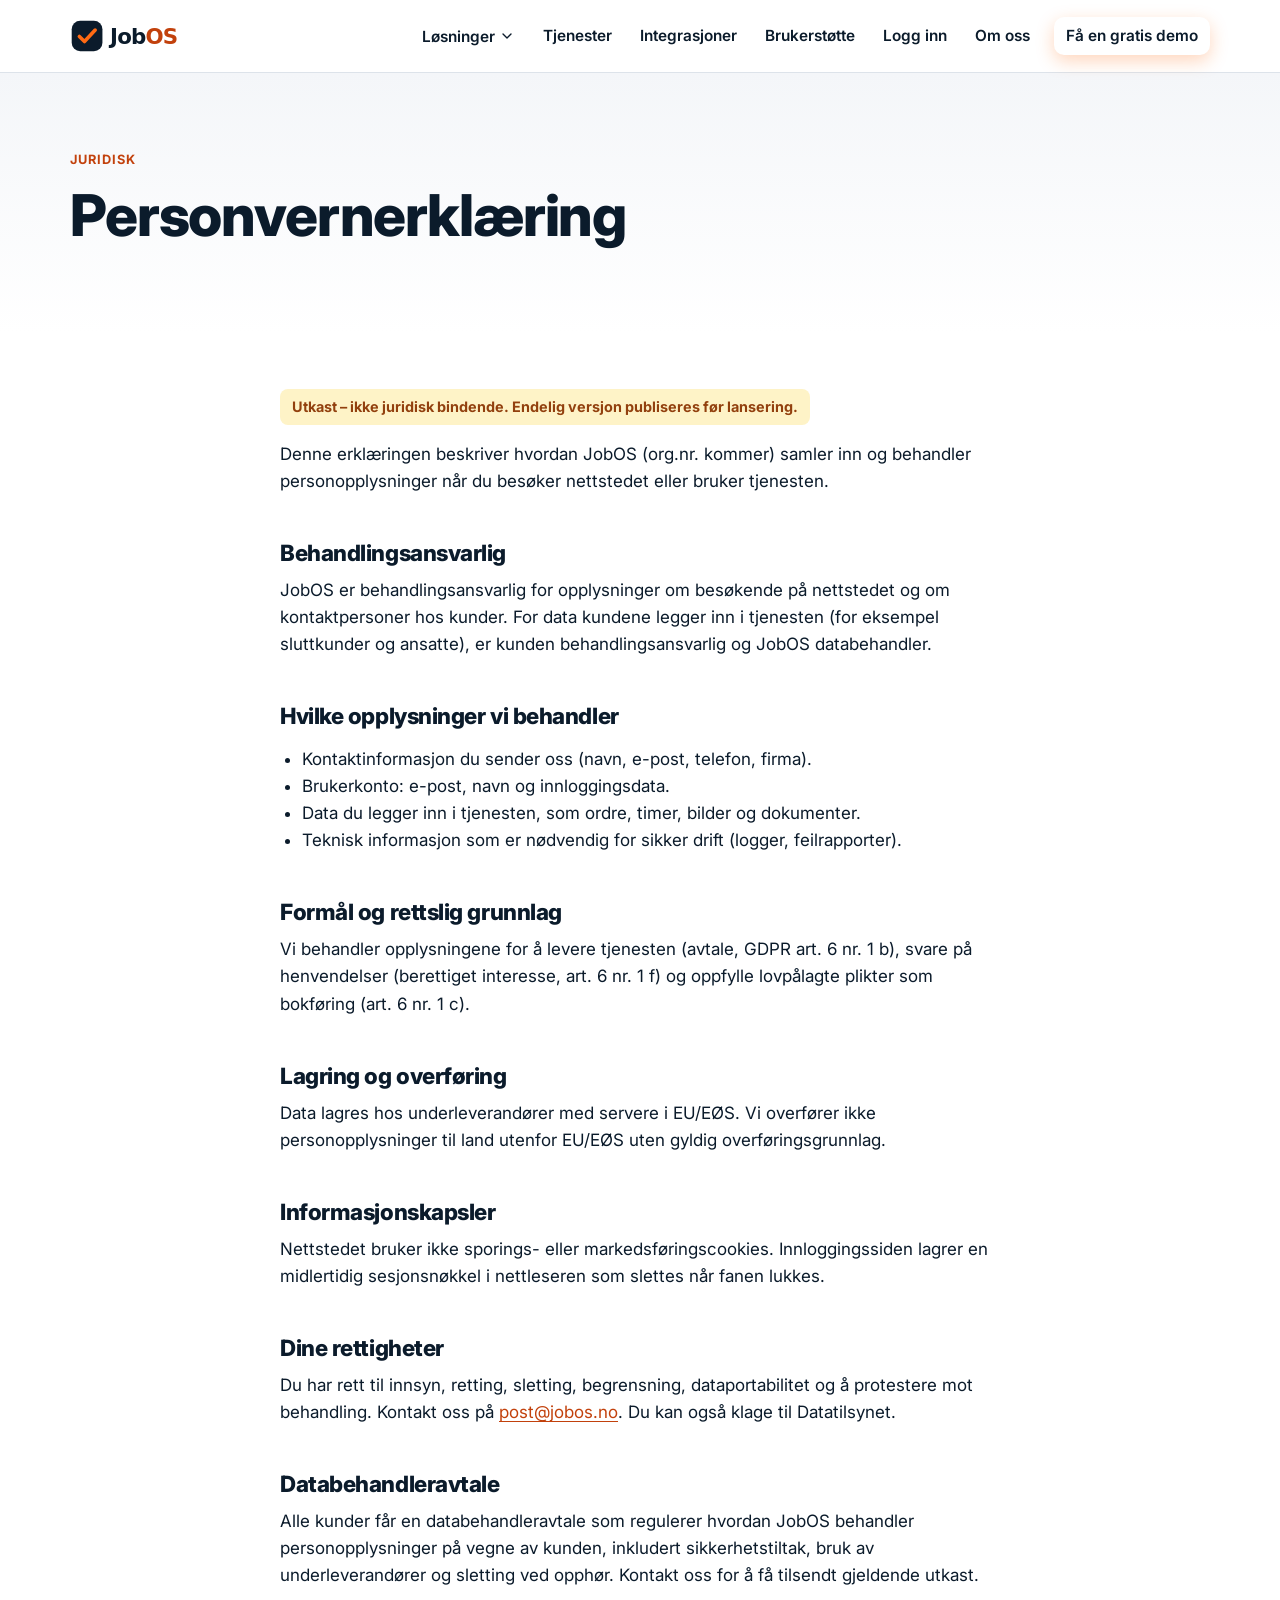
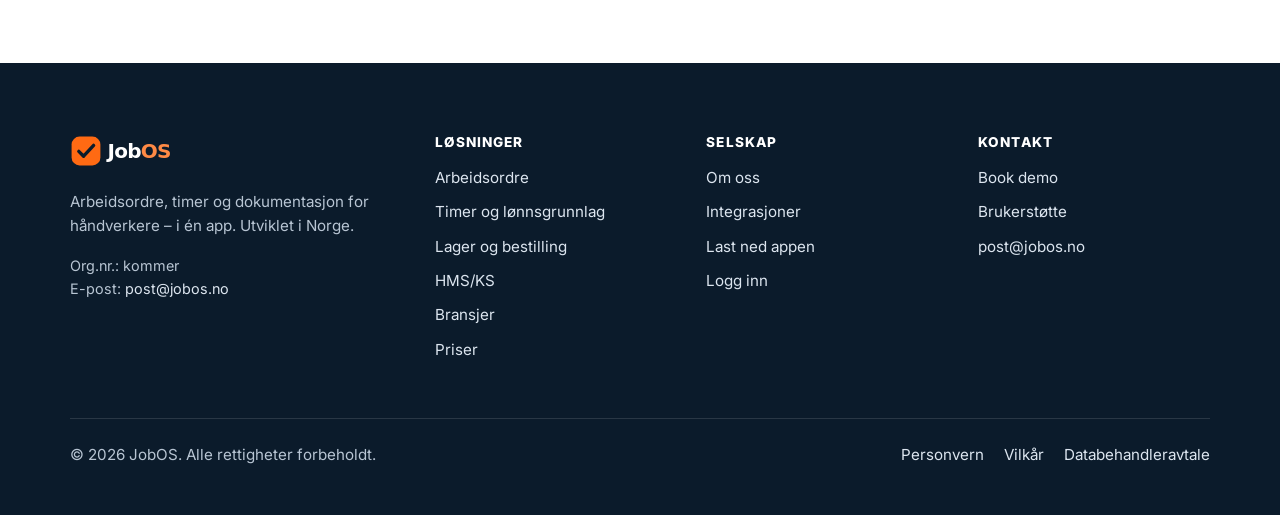
<file: personvern.html>
<!doctype html>
<html lang="nb">
<head>
<meta charset="utf-8">
<meta name="viewport" content="width=device-width, initial-scale=1">
<title>Personvern | JobOS</title>
<meta name="description" content="Personvernerklæring og databehandleravtale for JobOS (utkast).">
<meta name="theme-color" content="#0B1B2B">
<meta property="og:type" content="website">
<meta property="og:locale" content="nb_NO">
<meta property="og:site_name" content="JobOS">
<meta property="og:title" content="Personvern | JobOS">
<meta property="og:description" content="Personvernerklæring og databehandleravtale for JobOS (utkast).">
<meta property="og:url" content="https://heggerob.github.io/jobos-web/personvern.html">
<meta property="og:image" content="https://heggerob.github.io/jobos-web/assets/logo.svg">
<meta name="twitter:card" content="summary">
<link rel="icon" href="favicon.svg" type="image/svg+xml">
<link rel="preconnect" href="https://fonts.googleapis.com">
<link rel="preconnect" href="https://fonts.gstatic.com" crossorigin>
<link href="https://fonts.googleapis.com/css2?family=Inter:wght@400;600;700;800&amp;display=swap" rel="stylesheet">
<link rel="stylesheet" href="assets/style.css">
</head>
<body>
<a class="skip-link" href="#main">Hopp til innhold</a>
<header class="site-header">
  <nav class="container nav" aria-label="Hovedmeny">
    <a class="brand" href="index.html" aria-label="JobOS – til forsiden"><img src="assets/logo.svg" alt="JobOS" width="128" height="34"></a>
    <button class="nav-toggle" type="button" aria-expanded="false" aria-controls="nav-menu" aria-label="Åpne meny"><svg viewBox="0 0 24 24" width="24" height="24" fill="none" stroke="currentColor" stroke-width="2" stroke-linecap="round" stroke-linejoin="round" aria-hidden="true" focusable="false"><path d="M4 7h16M4 12h16M4 17h16"/></svg></button>
    <ul class="nav-menu" id="nav-menu">
      <li class="has-dd"><button class="dd-toggle" type="button" aria-expanded="false" aria-controls="dd-losninger">Løsninger <svg viewBox="0 0 24 24" width="16" height="16" fill="none" stroke="currentColor" stroke-width="2" stroke-linecap="round" stroke-linejoin="round" aria-hidden="true" focusable="false"><path d="m6 9 6 6 6-6"/></svg></button>
        <ul class="dropdown" id="dd-losninger"><li><a href="funksjoner.html">Alle funksjoner<span>Arbeidsordre, timer, lager og mer</span></a></li><li><a href="fag.html">Bransjer<span>Elektriker, rørlegger, snekker, maler</span></a></li><li><a href="priser.html">Priser<span>Fra 149 kr per bruker i måneden</span></a></li><li><a href="last-ned.html">Last ned appen<span>iPhone, Android og web</span></a></li></ul></li>
      <li><a href="om-oss.html#tjenester">Tjenester</a></li><li><a href="integrasjoner.html">Integrasjoner</a></li><li><a href="kontakt.html#brukerstotte">Brukerstøtte</a></li><li><a href="logg-inn.html">Logg inn</a></li><li><a href="om-oss.html">Om oss</a></li>
      <li class="nav-cta"><a class="btn btn-primary btn-sm" href="kontakt.html#demo">Få en gratis demo</a></li>
    </ul>
  </nav>
</header>
<main id="main">
<section class="page-hero"><div class="container"><span class="eyebrow">Juridisk</span><h1>Personvernerklæring</h1></div></section>
<section class="section-sm"><div class="container prose">
<p class="draft">Utkast – ikke juridisk bindende. Endelig versjon publiseres før lansering.</p>
<p>Denne erklæringen beskriver hvordan JobOS (org.nr. kommer) samler inn og behandler personopplysninger når du besøker nettstedet eller bruker tjenesten.</p>
<h2>Behandlingsansvarlig</h2><p>JobOS er behandlingsansvarlig for opplysninger om besøkende på nettstedet og om kontaktpersoner hos kunder. For data kundene legger inn i tjenesten (for eksempel sluttkunder og ansatte), er kunden behandlingsansvarlig og JobOS databehandler.</p>
<h2>Hvilke opplysninger vi behandler</h2><ul><li>Kontaktinformasjon du sender oss (navn, e-post, telefon, firma).</li><li>Brukerkonto: e-post, navn og innloggingsdata.</li><li>Data du legger inn i tjenesten, som ordre, timer, bilder og dokumenter.</li><li>Teknisk informasjon som er nødvendig for sikker drift (logger, feilrapporter).</li></ul>
<h2>Formål og rettslig grunnlag</h2><p>Vi behandler opplysningene for å levere tjenesten (avtale, GDPR art. 6 nr. 1 b), svare på henvendelser (berettiget interesse, art. 6 nr. 1 f) og oppfylle lovpålagte plikter som bokføring (art. 6 nr. 1 c).</p>
<h2>Lagring og overføring</h2><p>Data lagres hos underleverandører med servere i EU/EØS. Vi overfører ikke personopplysninger til land utenfor EU/EØS uten gyldig overføringsgrunnlag.</p>
<h2>Informasjonskapsler</h2><p>Nettstedet bruker ikke sporings- eller markedsføringscookies. Innloggingssiden lagrer en midlertidig sesjonsnøkkel i nettleseren som slettes når fanen lukkes.</p>
<h2>Dine rettigheter</h2><p>Du har rett til innsyn, retting, sletting, begrensning, dataportabilitet og å protestere mot behandling. Kontakt oss på <a href="mailto:post@jobos.no">post@jobos.no</a>. Du kan også klage til Datatilsynet.</p>
<h2 id="databehandleravtale">Databehandleravtale</h2><p>Alle kunder får en databehandleravtale som regulerer hvordan JobOS behandler personopplysninger på vegne av kunden, inkludert sikkerhetstiltak, bruk av underleverandører og sletting ved opphør. Kontakt oss for å få tilsendt gjeldende utkast.</p>
</div></section>
</main>
<footer class="site-footer">
  <div class="container">
    <div class="footer-grid">
      <div class="footer-brand">
        <img src="assets/logo-white.svg" alt="JobOS" width="120" height="32">
        <p>Arbeidsordre, timer og dokumentasjon for håndverkere – i én app. Utviklet i Norge.</p>
        <p class="small">Org.nr.: kommer<br>E-post: <a href="mailto:post@jobos.no">post@jobos.no</a></p>
      </div>
      <div>
        <h2>Løsninger</h2>
        <ul>
          <li><a href="funksjoner.html#ordre">Arbeidsordre</a></li>
          <li><a href="funksjoner.html#timer">Timer og lønnsgrunnlag</a></li>
          <li><a href="funksjoner.html#lager">Lager og bestilling</a></li>
          <li><a href="funksjoner.html#hms">HMS/KS</a></li>
          <li><a href="fag.html">Bransjer</a></li>
          <li><a href="priser.html">Priser</a></li>
        </ul>
      </div>
      <div>
        <h2>Selskap</h2>
        <ul>
          <li><a href="om-oss.html">Om oss</a></li>
          <li><a href="integrasjoner.html">Integrasjoner</a></li>
          <li><a href="last-ned.html">Last ned appen</a></li>
          <li><a href="logg-inn.html">Logg inn</a></li>
        </ul>
      </div>
      <div>
        <h2>Kontakt</h2>
        <ul>
          <li><a href="kontakt.html#demo">Book demo</a></li>
          <li><a href="kontakt.html#brukerstotte">Brukerstøtte</a></li>
          <li><a href="mailto:post@jobos.no">post@jobos.no</a></li>
        </ul>
      </div>
    </div>
    <div class="footer-bottom">
      <p>© <span data-year>2026</span> JobOS. Alle rettigheter forbeholdt.</p>
      <ul>
        <li><a href="personvern.html">Personvern</a></li>
        <li><a href="vilkar.html">Vilkår</a></li>
        <li><a href="personvern.html#databehandleravtale">Databehandleravtale</a></li>
      </ul>
    </div>
  </div>
</footer>
<script src="assets/main.js" defer></script>
</body>
</html>
</file>
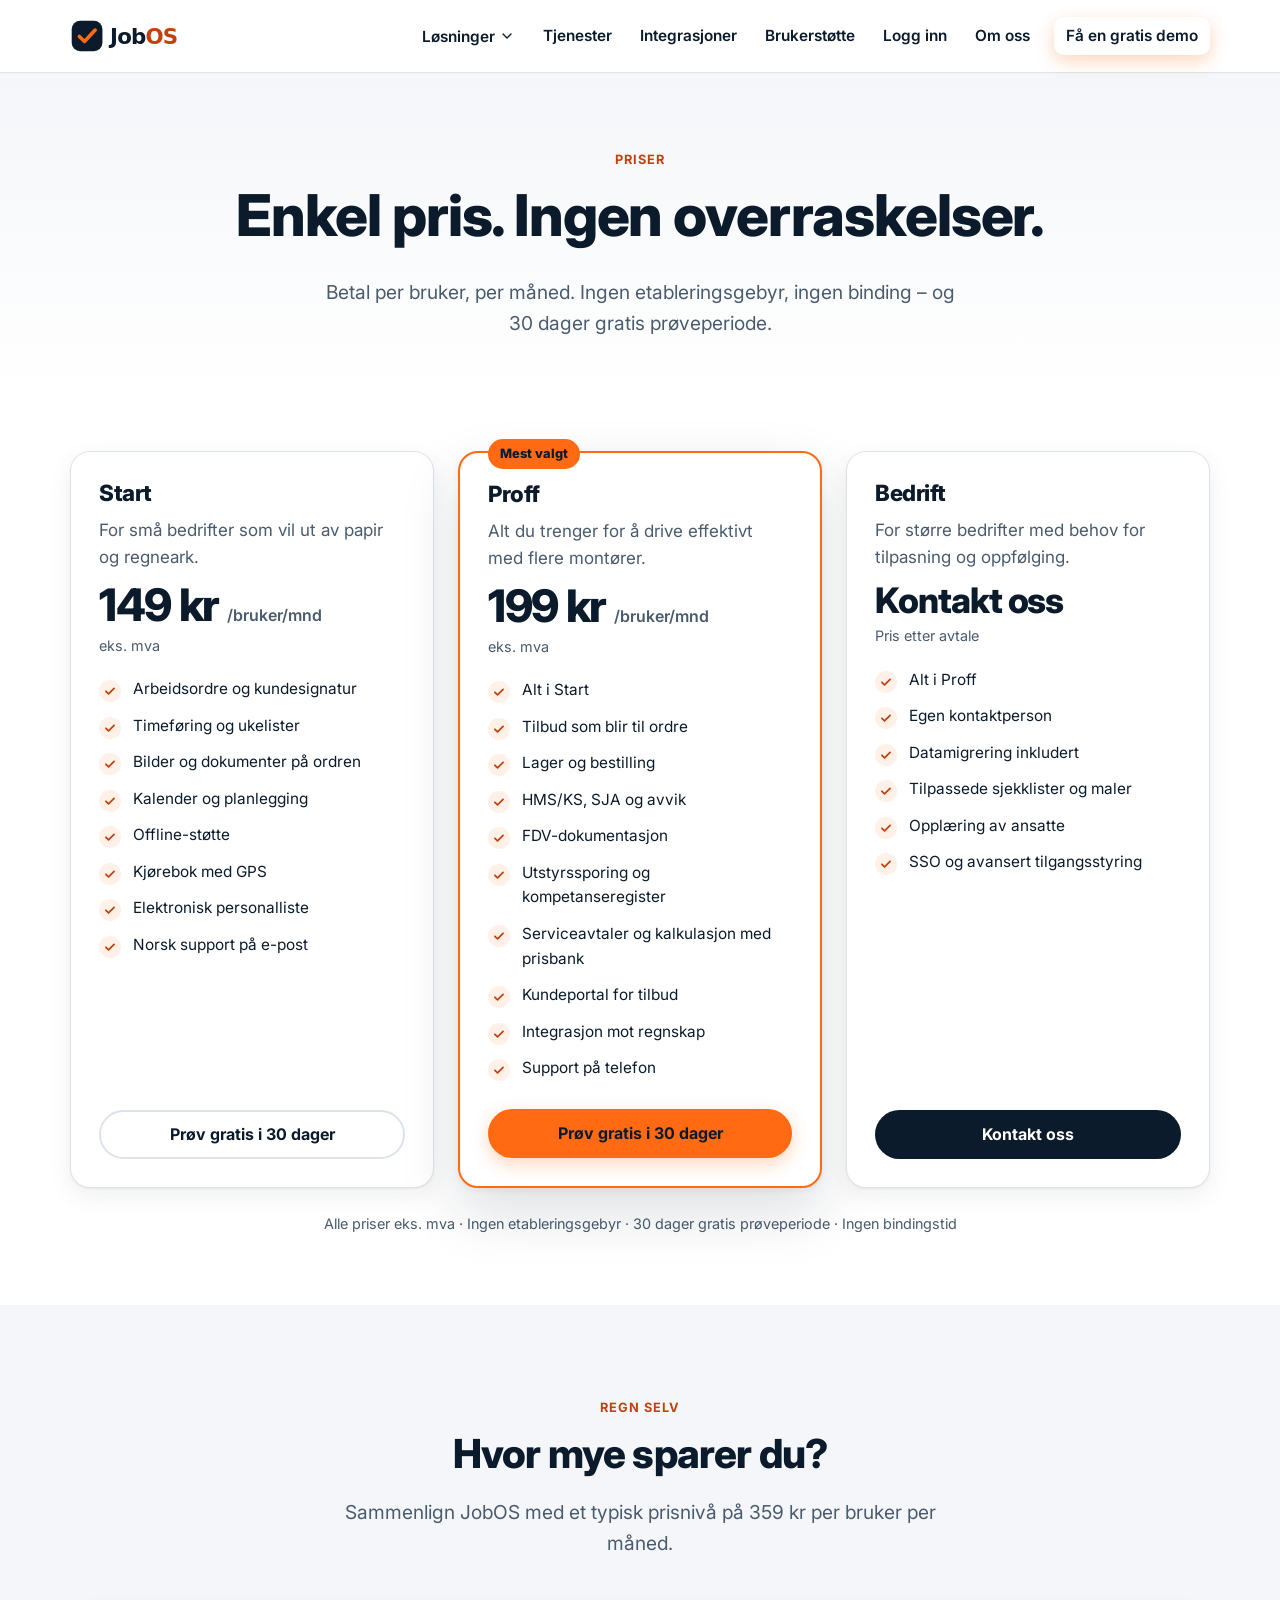
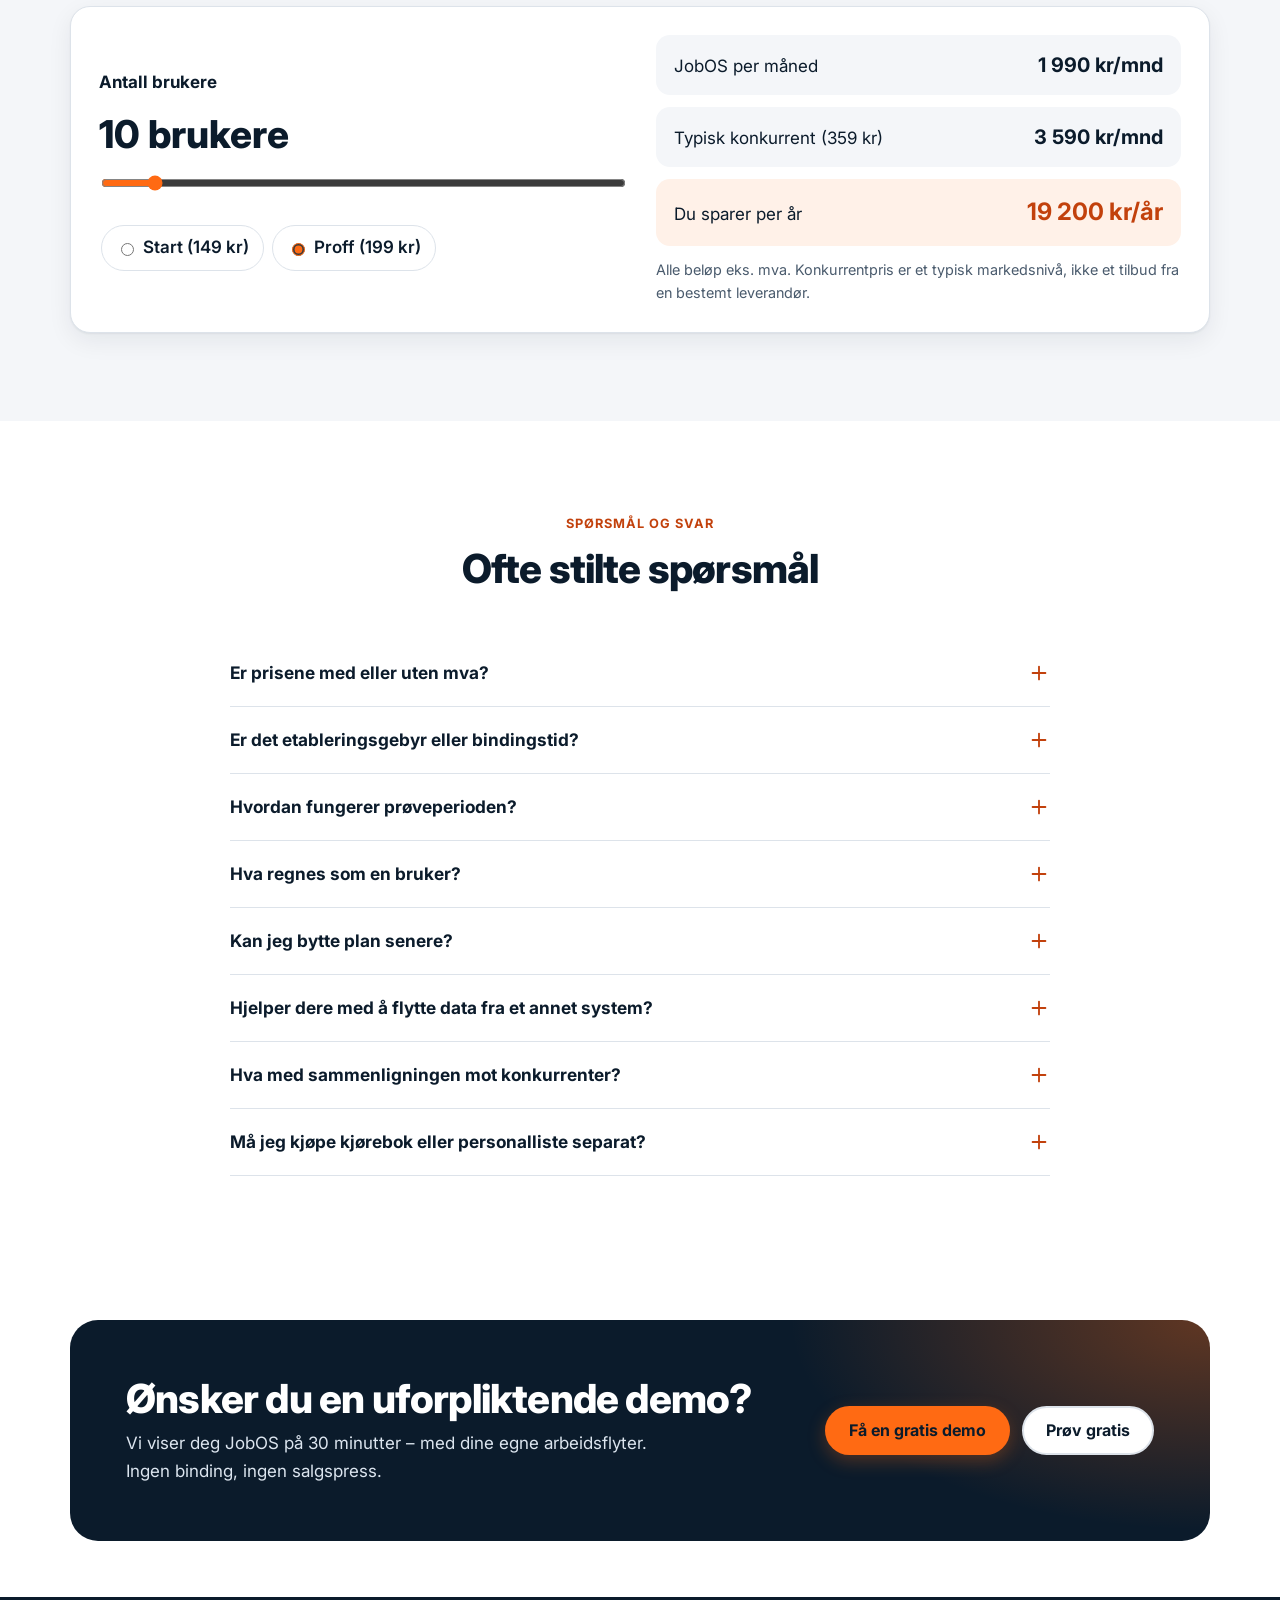
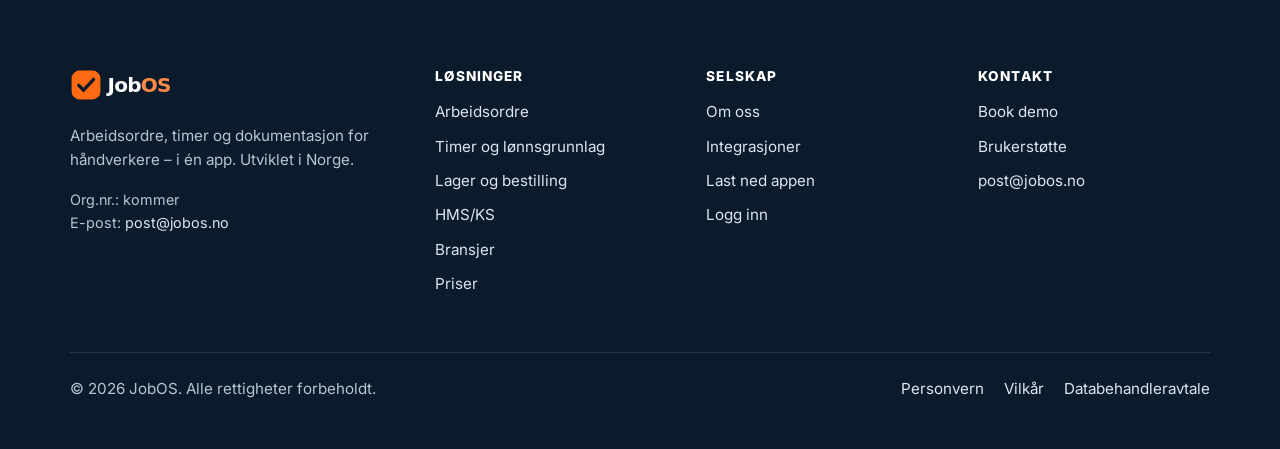
<file: priser.html>
<!doctype html>
<html lang="nb">
<head>
<meta charset="utf-8">
<meta name="viewport" content="width=device-width, initial-scale=1">
<title>Priser | JobOS</title>
<meta name="description" content="Enkle priser uten etableringsgebyr: JobOS Start 149 kr og Proff 199 kr per bruker per måned eks. mva. 30 dager gratis prøveperiode.">
<meta name="theme-color" content="#0B1B2B">
<meta property="og:type" content="website">
<meta property="og:locale" content="nb_NO">
<meta property="og:site_name" content="JobOS">
<meta property="og:title" content="Priser | JobOS">
<meta property="og:description" content="Enkle priser uten etableringsgebyr: JobOS Start 149 kr og Proff 199 kr per bruker per måned eks. mva. 30 dager gratis prøveperiode.">
<meta property="og:url" content="https://heggerob.github.io/jobos-web/priser.html">
<meta property="og:image" content="https://heggerob.github.io/jobos-web/assets/logo.svg">
<meta name="twitter:card" content="summary">
<link rel="icon" href="favicon.svg" type="image/svg+xml">
<link rel="preconnect" href="https://fonts.googleapis.com">
<link rel="preconnect" href="https://fonts.gstatic.com" crossorigin>
<link href="https://fonts.googleapis.com/css2?family=Inter:wght@400;600;700;800&amp;display=swap" rel="stylesheet">
<link rel="stylesheet" href="assets/style.css">
</head>
<body>
<a class="skip-link" href="#main">Hopp til innhold</a>
<header class="site-header">
  <nav class="container nav" aria-label="Hovedmeny">
    <a class="brand" href="index.html" aria-label="JobOS – til forsiden"><img src="assets/logo.svg" alt="JobOS" width="128" height="34"></a>
    <button class="nav-toggle" type="button" aria-expanded="false" aria-controls="nav-menu" aria-label="Åpne meny"><svg viewBox="0 0 24 24" width="24" height="24" fill="none" stroke="currentColor" stroke-width="2" stroke-linecap="round" stroke-linejoin="round" aria-hidden="true" focusable="false"><path d="M4 7h16M4 12h16M4 17h16"/></svg></button>
    <ul class="nav-menu" id="nav-menu">
      <li class="has-dd"><button class="dd-toggle" type="button" aria-expanded="false" aria-controls="dd-losninger">Løsninger <svg viewBox="0 0 24 24" width="16" height="16" fill="none" stroke="currentColor" stroke-width="2" stroke-linecap="round" stroke-linejoin="round" aria-hidden="true" focusable="false"><path d="m6 9 6 6 6-6"/></svg></button>
        <ul class="dropdown" id="dd-losninger"><li><a href="funksjoner.html">Alle funksjoner<span>Arbeidsordre, timer, lager og mer</span></a></li><li><a href="fag.html">Bransjer<span>Elektriker, rørlegger, snekker, maler</span></a></li><li><a href="priser.html">Priser<span>Fra 149 kr per bruker i måneden</span></a></li><li><a href="last-ned.html">Last ned appen<span>iPhone, Android og web</span></a></li></ul></li>
      <li><a href="om-oss.html#tjenester">Tjenester</a></li><li><a href="integrasjoner.html">Integrasjoner</a></li><li><a href="kontakt.html#brukerstotte">Brukerstøtte</a></li><li><a href="logg-inn.html">Logg inn</a></li><li><a href="om-oss.html">Om oss</a></li>
      <li class="nav-cta"><a class="btn btn-primary btn-sm" href="kontakt.html#demo">Få en gratis demo</a></li>
    </ul>
  </nav>
</header>
<main id="main">
<section class="page-hero"><div class="container center"><span class="eyebrow">Priser</span><h1>Enkel pris. Ingen overraskelser.</h1><p class="lead">Betal per bruker, per måned. Ingen etableringsgebyr, ingen binding – og 30 dager gratis prøveperiode.</p></div></section>
<section class="section-sm"><div class="container">
<div class="plans">
  <article class="card plan"><h2 style="font-size:1.4rem">Start</h2><p>For små bedrifter som vil ut av papir og regneark.</p><div class="price">149 kr <small>/bruker/mnd</small></div><p class="small">eks. mva</p>
    <ul class="checklist"><li>Arbeidsordre og kundesignatur</li><li>Timeføring og ukelister</li><li>Bilder og dokumenter på ordren</li><li>Kalender og planlegging</li><li>Offline-støtte</li><li>Kjørebok med GPS</li><li>Elektronisk personalliste</li><li>Norsk support på e-post</li></ul>
    <a class="btn btn-secondary" href="last-ned.html">Prøv gratis i 30 dager</a></article>
  <article class="card plan featured"><span class="badge">Mest valgt</span><h2 style="font-size:1.4rem">Proff</h2><p>Alt du trenger for å drive effektivt med flere montører.</p><div class="price">199 kr <small>/bruker/mnd</small></div><p class="small">eks. mva</p>
    <ul class="checklist"><li>Alt i Start</li><li>Tilbud som blir til ordre</li><li>Lager og bestilling</li><li>HMS/KS, SJA og avvik</li><li>FDV-dokumentasjon</li><li>Utstyrssporing og kompetanseregister</li><li>Serviceavtaler og kalkulasjon med prisbank</li><li>Kundeportal for tilbud</li><li>Integrasjon mot regnskap</li><li>Support på telefon</li></ul>
    <a class="btn btn-primary" href="last-ned.html">Prøv gratis i 30 dager</a></article>
  <article class="card plan"><h2 style="font-size:1.4rem">Bedrift</h2><p>For større bedrifter med behov for tilpasning og oppfølging.</p><div class="price" style="font-size:2.2rem">Kontakt oss</div><p class="small">Pris etter avtale</p>
    <ul class="checklist"><li>Alt i Proff</li><li>Egen kontaktperson</li><li>Datamigrering inkludert</li><li>Tilpassede sjekklister og maler</li><li>Opplæring av ansatte</li><li>SSO og avansert tilgangsstyring</li></ul>
    <a class="btn btn-dark" href="kontakt.html#demo">Kontakt oss</a></article>
</div>
<p class="center muted small" style="margin-top:24px">Alle priser eks. mva · Ingen etableringsgebyr · 30 dager gratis prøveperiode · Ingen bindingstid</p>
</div></section>

<section class="section section-soft" aria-labelledby="kalk"><div class="container">
<div class="section-head center"><span class="eyebrow">Regn selv</span><h2 id="kalk">Hvor mye sparer du?</h2><p class="lead">Sammenlign JobOS med et typisk prisnivå på 359 kr per bruker per måned.</p></div>
<div class="card calc" id="calc">
  <div>
    <label for="calc-range">Antall brukere</label>
    <div class="calc-users" id="calc-users" aria-live="polite">10 brukere</div>
    <input type="range" id="calc-range" min="1" max="100" value="10" step="1">
    <fieldset class="calc-plan" style="border:0;padding:0;margin-top:18px"><legend class="sr-only">Velg plan</legend>
      <label><input type="radio" name="plan" value="149"> Start (149 kr)</label>
      <label><input type="radio" name="plan" value="199" checked> Proff (199 kr)</label>
    </fieldset>
  </div>
  <div class="calc-out" aria-live="polite">
    <div class="calc-line"><span>JobOS per måned</span><b id="calc-ours">1 990 kr/mnd</b></div>
    <div class="calc-line"><span>Typisk konkurrent (359 kr)</span><b id="calc-theirs">3 590 kr/mnd</b></div>
    <div class="calc-line save"><span>Du sparer per år</span><b id="calc-save">19 200 kr/år</b></div>
    <p class="small muted" style="margin:0">Alle beløp eks. mva. Konkurrentpris er et typisk markedsnivå, ikke et tilbud fra en bestemt leverandør.</p>
  </div>
</div>
</div></section>

<section class="section" aria-labelledby="faq-title"><div class="container">
<div class="section-head center"><span class="eyebrow">Spørsmål og svar</span><h2 id="faq-title">Ofte stilte spørsmål</h2></div>
<div class="faq"><div class="faq-item"><h3 style="margin:0"><button class="faq-q" type="button" aria-expanded="false" aria-controls="faq-0">Er prisene med eller uten mva?<svg viewBox="0 0 24 24" width="22" height="22" fill="none" stroke="currentColor" stroke-width="2" stroke-linecap="round" stroke-linejoin="round" aria-hidden="true" focusable="false"><path d="M12 5v14M5 12h14"/></svg></button></h3><div class="faq-a" id="faq-0" hidden><p>Alle priser er oppgitt eksklusive merverdiavgift. Du betaler per aktiv bruker per måned.</p></div></div><div class="faq-item"><h3 style="margin:0"><button class="faq-q" type="button" aria-expanded="false" aria-controls="faq-1">Er det etableringsgebyr eller bindingstid?<svg viewBox="0 0 24 24" width="22" height="22" fill="none" stroke="currentColor" stroke-width="2" stroke-linecap="round" stroke-linejoin="round" aria-hidden="true" focusable="false"><path d="M12 5v14M5 12h14"/></svg></button></h3><div class="faq-a" id="faq-1" hidden><p>Nei. Det er ingen etableringsgebyr og ingen bindingstid. Du kan si opp når som helst med virkning fra neste måned.</p></div></div><div class="faq-item"><h3 style="margin:0"><button class="faq-q" type="button" aria-expanded="false" aria-controls="faq-2">Hvordan fungerer prøveperioden?<svg viewBox="0 0 24 24" width="22" height="22" fill="none" stroke="currentColor" stroke-width="2" stroke-linecap="round" stroke-linejoin="round" aria-hidden="true" focusable="false"><path d="M12 5v14M5 12h14"/></svg></button></h3><div class="faq-a" id="faq-2" hidden><p>Du får 30 dager gratis med full tilgang til Proff. Vi ber ikke om betalingskort for å starte, og prøveperioden avsluttes automatisk hvis du ikke velger en plan.</p></div></div><div class="faq-item"><h3 style="margin:0"><button class="faq-q" type="button" aria-expanded="false" aria-controls="faq-3">Hva regnes som en bruker?<svg viewBox="0 0 24 24" width="22" height="22" fill="none" stroke="currentColor" stroke-width="2" stroke-linecap="round" stroke-linejoin="round" aria-hidden="true" focusable="false"><path d="M12 5v14M5 12h14"/></svg></button></h3><div class="faq-a" id="faq-3" hidden><p>En bruker er en person som logger inn i appen eller på kontorsiden. Du betaler bare for brukere som er aktive i løpet av måneden.</p></div></div><div class="faq-item"><h3 style="margin:0"><button class="faq-q" type="button" aria-expanded="false" aria-controls="faq-4">Kan jeg bytte plan senere?<svg viewBox="0 0 24 24" width="22" height="22" fill="none" stroke="currentColor" stroke-width="2" stroke-linecap="round" stroke-linejoin="round" aria-hidden="true" focusable="false"><path d="M12 5v14M5 12h14"/></svg></button></h3><div class="faq-a" id="faq-4" hidden><p>Ja, du kan oppgradere eller nedgradere når du vil. Endringen gjelder fra neste fakturaperiode.</p></div></div><div class="faq-item"><h3 style="margin:0"><button class="faq-q" type="button" aria-expanded="false" aria-controls="faq-5">Hjelper dere med å flytte data fra et annet system?<svg viewBox="0 0 24 24" width="22" height="22" fill="none" stroke="currentColor" stroke-width="2" stroke-linecap="round" stroke-linejoin="round" aria-hidden="true" focusable="false"><path d="M12 5v14M5 12h14"/></svg></button></h3><div class="faq-a" id="faq-5" hidden><p>Ja. Vi hjelper deg med å importere kunder, varer og åpne ordre fra ditt nåværende system. På Bedrift-planen er dette inkludert.</p></div></div><div class="faq-item"><h3 style="margin:0"><button class="faq-q" type="button" aria-expanded="false" aria-controls="faq-6">Hva med sammenligningen mot konkurrenter?<svg viewBox="0 0 24 24" width="22" height="22" fill="none" stroke="currentColor" stroke-width="2" stroke-linecap="round" stroke-linejoin="round" aria-hidden="true" focusable="false"><path d="M12 5v14M5 12h14"/></svg></button></h3><div class="faq-a" id="faq-6" hidden><p>Kalkulatoren bruker 359 kr per bruker per måned som et typisk prisnivå for tilsvarende løsninger i markedet. Faktiske priser hos andre leverandører kan variere.</p></div></div><div class="faq-item"><h3 style="margin:0"><button class="faq-q" type="button" aria-expanded="false" aria-controls="faq-7">Må jeg kjøpe kjørebok eller personalliste separat?<svg viewBox="0 0 24 24" width="22" height="22" fill="none" stroke="currentColor" stroke-width="2" stroke-linecap="round" stroke-linejoin="round" aria-hidden="true" focusable="false"><path d="M12 5v14M5 12h14"/></svg></button></h3><div class="faq-a" id="faq-7" hidden><p>Nei. Kjørebok, utstyrssporing, elektronisk personalliste og kompetanseregister er inkludert i JobOS. Mange leverandører selger dette som egne produkter med egne abonnement.</p></div></div></div>
</div></section>
<section class="section-sm" aria-labelledby="cta-title">
  <div class="container">
    <div class="cta-band">
      <div><h2 id="cta-title">Ønsker du en uforpliktende demo?</h2><p>Vi viser deg JobOS på 30 minutter – med dine egne arbeidsflyter. Ingen binding, ingen salgspress.</p></div>
      <div class="btn-row"><a class="btn btn-primary" href="kontakt.html#demo">Få en gratis demo</a><a class="btn btn-secondary" href="last-ned.html">Prøv gratis</a></div>
    </div>
  </div>
</section>
</main>
<footer class="site-footer">
  <div class="container">
    <div class="footer-grid">
      <div class="footer-brand">
        <img src="assets/logo-white.svg" alt="JobOS" width="120" height="32">
        <p>Arbeidsordre, timer og dokumentasjon for håndverkere – i én app. Utviklet i Norge.</p>
        <p class="small">Org.nr.: kommer<br>E-post: <a href="mailto:post@jobos.no">post@jobos.no</a></p>
      </div>
      <div>
        <h2>Løsninger</h2>
        <ul>
          <li><a href="funksjoner.html#ordre">Arbeidsordre</a></li>
          <li><a href="funksjoner.html#timer">Timer og lønnsgrunnlag</a></li>
          <li><a href="funksjoner.html#lager">Lager og bestilling</a></li>
          <li><a href="funksjoner.html#hms">HMS/KS</a></li>
          <li><a href="fag.html">Bransjer</a></li>
          <li><a href="priser.html">Priser</a></li>
        </ul>
      </div>
      <div>
        <h2>Selskap</h2>
        <ul>
          <li><a href="om-oss.html">Om oss</a></li>
          <li><a href="integrasjoner.html">Integrasjoner</a></li>
          <li><a href="last-ned.html">Last ned appen</a></li>
          <li><a href="logg-inn.html">Logg inn</a></li>
        </ul>
      </div>
      <div>
        <h2>Kontakt</h2>
        <ul>
          <li><a href="kontakt.html#demo">Book demo</a></li>
          <li><a href="kontakt.html#brukerstotte">Brukerstøtte</a></li>
          <li><a href="mailto:post@jobos.no">post@jobos.no</a></li>
        </ul>
      </div>
    </div>
    <div class="footer-bottom">
      <p>© <span data-year>2026</span> JobOS. Alle rettigheter forbeholdt.</p>
      <ul>
        <li><a href="personvern.html">Personvern</a></li>
        <li><a href="vilkar.html">Vilkår</a></li>
        <li><a href="personvern.html#databehandleravtale">Databehandleravtale</a></li>
      </ul>
    </div>
  </div>
</footer>
<script src="assets/main.js" defer></script>
</body>
</html>
</file>
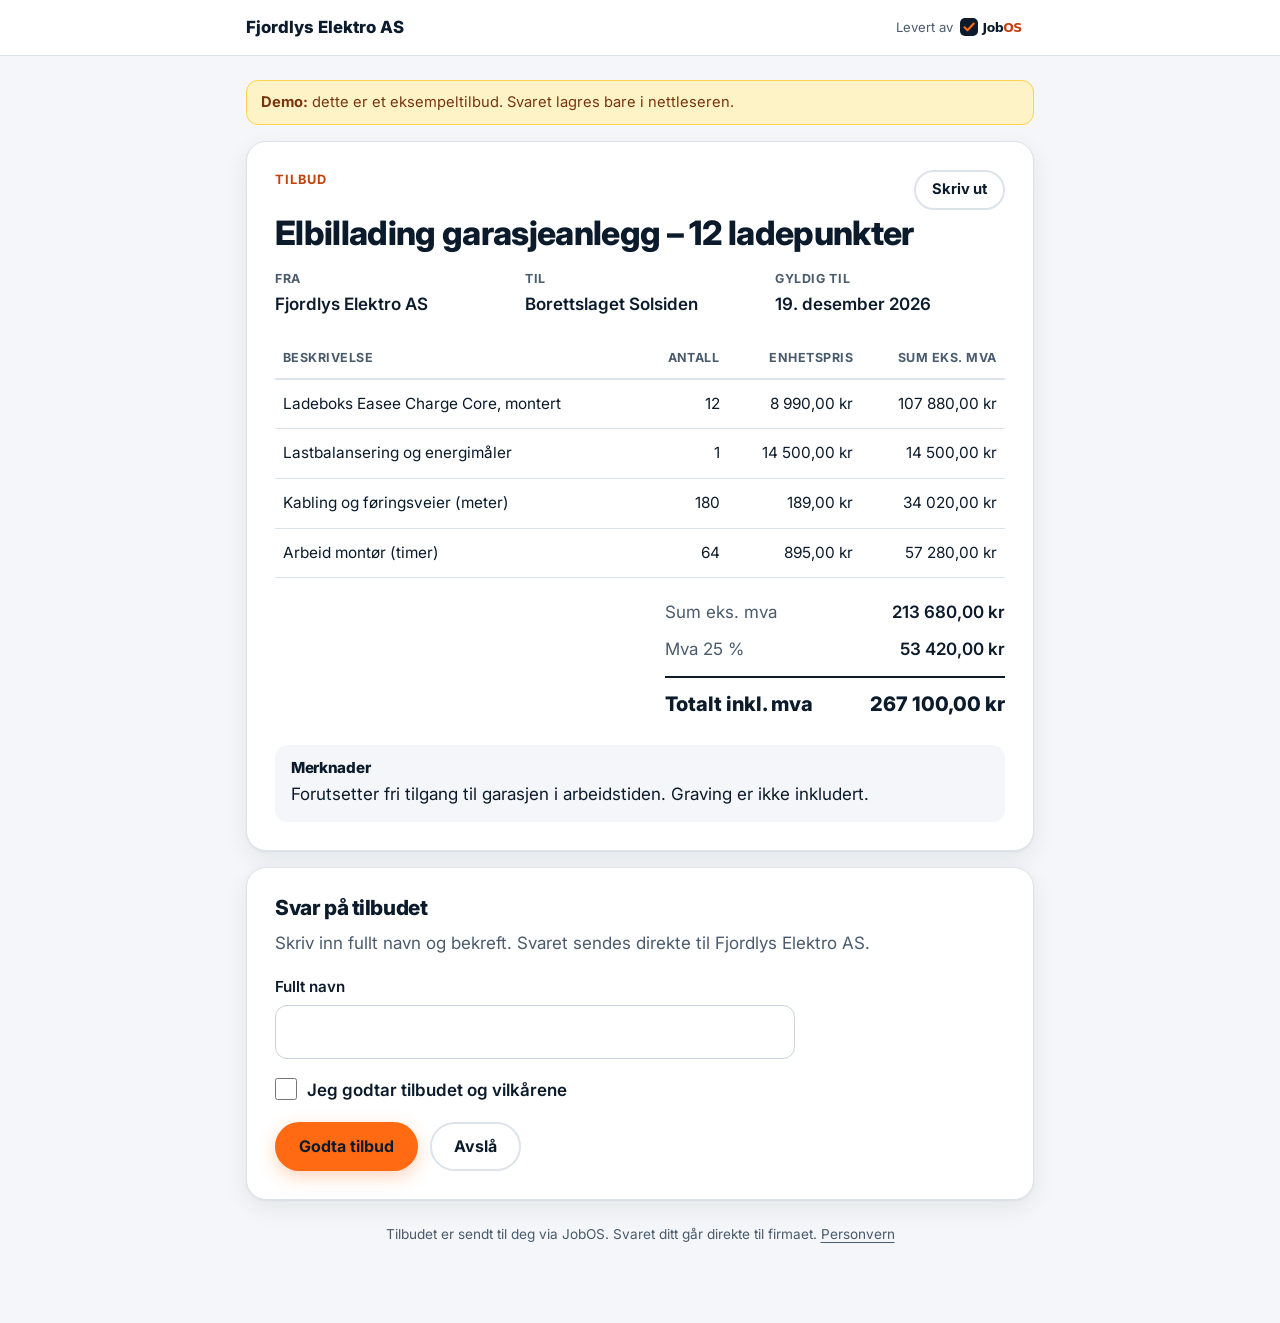
<file: tilbud.html>
<!doctype html>
<html lang="nb">
<head>
<meta charset="utf-8">
<meta name="viewport" content="width=device-width, initial-scale=1">
<title>Tilbud | JobOS</title>
<meta name="description" content="Se og svar på tilbudet du har fått.">
<meta name="robots" content="noindex, nofollow">
<meta name="referrer" content="no-referrer">
<meta name="theme-color" content="#0B1B2B">
<link rel="icon" href="favicon.svg" type="image/svg+xml">
<link rel="preconnect" href="https://fonts.googleapis.com">
<link rel="preconnect" href="https://fonts.gstatic.com" crossorigin>
<link href="https://fonts.googleapis.com/css2?family=Inter:wght@400;600;700;800&amp;display=swap" rel="stylesheet">
<link rel="stylesheet" href="assets/style.css">
<link rel="stylesheet" href="assets/office.css">
</head>
<body class="portal">
<a class="skip-link" href="#main">Hopp til innhold</a>
<header class="portal-header">
  <div class="inner">
    <span class="portal-company" id="portal-company">Tilbud</span>
    <a class="powered" href="index.html" aria-label="Levert av JobOS – les mer om JobOS"><span>Levert av</span><img src="assets/logo.svg" alt="JobOS" width="75" height="20"></a>
  </div>
</header>
<main id="main" class="portal-main" tabindex="-1">
  <div id="portal" aria-live="polite"><p class="loading">Henter tilbudet …</p></div>
  <noscript><div class="notice err">Du må slå på JavaScript for å se tilbudet.</div></noscript>
  <p class="qp-foot">Tilbudet er sendt til deg via JobOS. Svaret ditt går direkte til firmaet. <a href="personvern.html">Personvern</a></p>
</main>
<script src="assets/firebase-config.js"></script>
<script src="assets/firestore.js"></script>
<script src="assets/tilbud.js"></script>
</body>
</html>
</file>
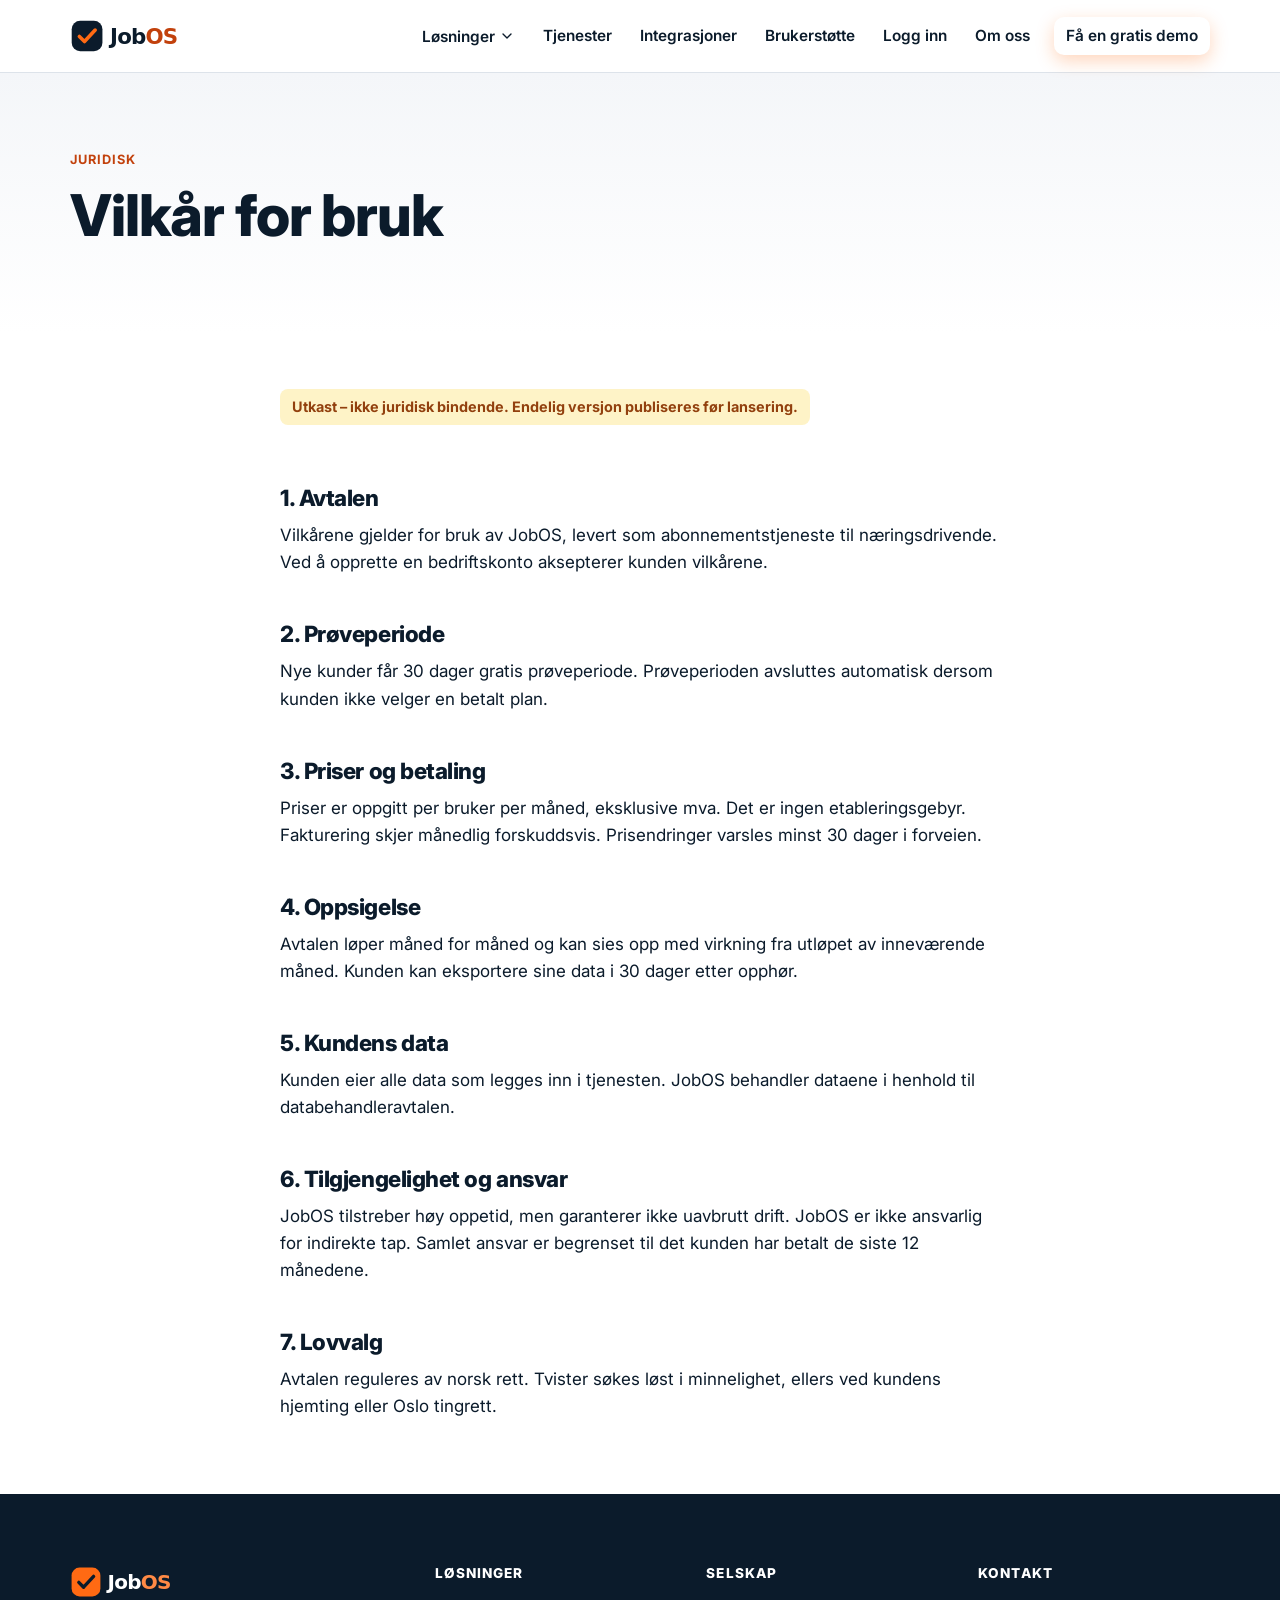
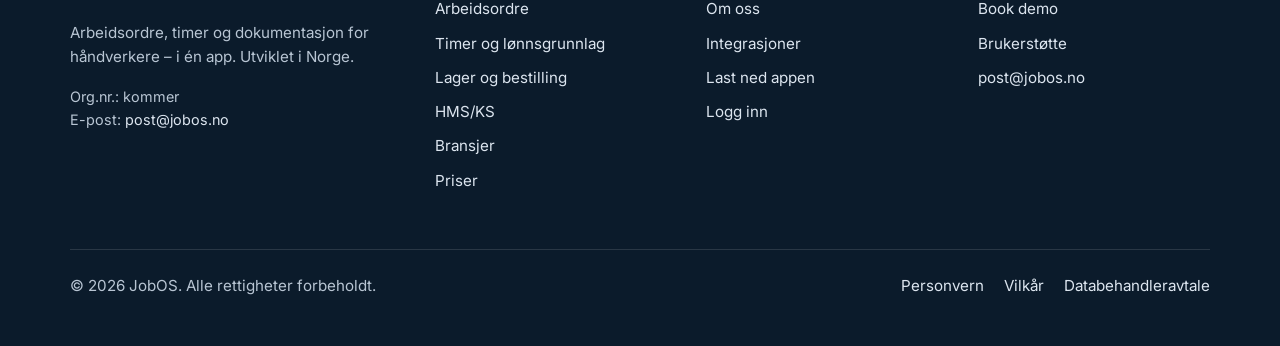
<file: vilkar.html>
<!doctype html>
<html lang="nb">
<head>
<meta charset="utf-8">
<meta name="viewport" content="width=device-width, initial-scale=1">
<title>Vilkår | JobOS</title>
<meta name="description" content="Bruksvilkår for JobOS (utkast).">
<meta name="theme-color" content="#0B1B2B">
<meta property="og:type" content="website">
<meta property="og:locale" content="nb_NO">
<meta property="og:site_name" content="JobOS">
<meta property="og:title" content="Vilkår | JobOS">
<meta property="og:description" content="Bruksvilkår for JobOS (utkast).">
<meta property="og:url" content="https://heggerob.github.io/jobos-web/vilkar.html">
<meta property="og:image" content="https://heggerob.github.io/jobos-web/assets/logo.svg">
<meta name="twitter:card" content="summary">
<link rel="icon" href="favicon.svg" type="image/svg+xml">
<link rel="preconnect" href="https://fonts.googleapis.com">
<link rel="preconnect" href="https://fonts.gstatic.com" crossorigin>
<link href="https://fonts.googleapis.com/css2?family=Inter:wght@400;600;700;800&amp;display=swap" rel="stylesheet">
<link rel="stylesheet" href="assets/style.css">
</head>
<body>
<a class="skip-link" href="#main">Hopp til innhold</a>
<header class="site-header">
  <nav class="container nav" aria-label="Hovedmeny">
    <a class="brand" href="index.html" aria-label="JobOS – til forsiden"><img src="assets/logo.svg" alt="JobOS" width="128" height="34"></a>
    <button class="nav-toggle" type="button" aria-expanded="false" aria-controls="nav-menu" aria-label="Åpne meny"><svg viewBox="0 0 24 24" width="24" height="24" fill="none" stroke="currentColor" stroke-width="2" stroke-linecap="round" stroke-linejoin="round" aria-hidden="true" focusable="false"><path d="M4 7h16M4 12h16M4 17h16"/></svg></button>
    <ul class="nav-menu" id="nav-menu">
      <li class="has-dd"><button class="dd-toggle" type="button" aria-expanded="false" aria-controls="dd-losninger">Løsninger <svg viewBox="0 0 24 24" width="16" height="16" fill="none" stroke="currentColor" stroke-width="2" stroke-linecap="round" stroke-linejoin="round" aria-hidden="true" focusable="false"><path d="m6 9 6 6 6-6"/></svg></button>
        <ul class="dropdown" id="dd-losninger"><li><a href="funksjoner.html">Alle funksjoner<span>Arbeidsordre, timer, lager og mer</span></a></li><li><a href="fag.html">Bransjer<span>Elektriker, rørlegger, snekker, maler</span></a></li><li><a href="priser.html">Priser<span>Fra 149 kr per bruker i måneden</span></a></li><li><a href="last-ned.html">Last ned appen<span>iPhone, Android og web</span></a></li></ul></li>
      <li><a href="om-oss.html#tjenester">Tjenester</a></li><li><a href="integrasjoner.html">Integrasjoner</a></li><li><a href="kontakt.html#brukerstotte">Brukerstøtte</a></li><li><a href="logg-inn.html">Logg inn</a></li><li><a href="om-oss.html">Om oss</a></li>
      <li class="nav-cta"><a class="btn btn-primary btn-sm" href="kontakt.html#demo">Få en gratis demo</a></li>
    </ul>
  </nav>
</header>
<main id="main">
<section class="page-hero"><div class="container"><span class="eyebrow">Juridisk</span><h1>Vilkår for bruk</h1></div></section>
<section class="section-sm"><div class="container prose">
<p class="draft">Utkast – ikke juridisk bindende. Endelig versjon publiseres før lansering.</p>
<h2>1. Avtalen</h2><p>Vilkårene gjelder for bruk av JobOS, levert som abonnementstjeneste til næringsdrivende. Ved å opprette en bedriftskonto aksepterer kunden vilkårene.</p>
<h2>2. Prøveperiode</h2><p>Nye kunder får 30 dager gratis prøveperiode. Prøveperioden avsluttes automatisk dersom kunden ikke velger en betalt plan.</p>
<h2>3. Priser og betaling</h2><p>Priser er oppgitt per bruker per måned, eksklusive mva. Det er ingen etableringsgebyr. Fakturering skjer månedlig forskuddsvis. Prisendringer varsles minst 30 dager i forveien.</p>
<h2>4. Oppsigelse</h2><p>Avtalen løper måned for måned og kan sies opp med virkning fra utløpet av inneværende måned. Kunden kan eksportere sine data i 30 dager etter opphør.</p>
<h2>5. Kundens data</h2><p>Kunden eier alle data som legges inn i tjenesten. JobOS behandler dataene i henhold til databehandleravtalen.</p>
<h2>6. Tilgjengelighet og ansvar</h2><p>JobOS tilstreber høy oppetid, men garanterer ikke uavbrutt drift. JobOS er ikke ansvarlig for indirekte tap. Samlet ansvar er begrenset til det kunden har betalt de siste 12 månedene.</p>
<h2>7. Lovvalg</h2><p>Avtalen reguleres av norsk rett. Tvister søkes løst i minnelighet, ellers ved kundens hjemting eller Oslo tingrett.</p>
</div></section>
</main>
<footer class="site-footer">
  <div class="container">
    <div class="footer-grid">
      <div class="footer-brand">
        <img src="assets/logo-white.svg" alt="JobOS" width="120" height="32">
        <p>Arbeidsordre, timer og dokumentasjon for håndverkere – i én app. Utviklet i Norge.</p>
        <p class="small">Org.nr.: kommer<br>E-post: <a href="mailto:post@jobos.no">post@jobos.no</a></p>
      </div>
      <div>
        <h2>Løsninger</h2>
        <ul>
          <li><a href="funksjoner.html#ordre">Arbeidsordre</a></li>
          <li><a href="funksjoner.html#timer">Timer og lønnsgrunnlag</a></li>
          <li><a href="funksjoner.html#lager">Lager og bestilling</a></li>
          <li><a href="funksjoner.html#hms">HMS/KS</a></li>
          <li><a href="fag.html">Bransjer</a></li>
          <li><a href="priser.html">Priser</a></li>
        </ul>
      </div>
      <div>
        <h2>Selskap</h2>
        <ul>
          <li><a href="om-oss.html">Om oss</a></li>
          <li><a href="integrasjoner.html">Integrasjoner</a></li>
          <li><a href="last-ned.html">Last ned appen</a></li>
          <li><a href="logg-inn.html">Logg inn</a></li>
        </ul>
      </div>
      <div>
        <h2>Kontakt</h2>
        <ul>
          <li><a href="kontakt.html#demo">Book demo</a></li>
          <li><a href="kontakt.html#brukerstotte">Brukerstøtte</a></li>
          <li><a href="mailto:post@jobos.no">post@jobos.no</a></li>
        </ul>
      </div>
    </div>
    <div class="footer-bottom">
      <p>© <span data-year>2026</span> JobOS. Alle rettigheter forbeholdt.</p>
      <ul>
        <li><a href="personvern.html">Personvern</a></li>
        <li><a href="vilkar.html">Vilkår</a></li>
        <li><a href="personvern.html#databehandleravtale">Databehandleravtale</a></li>
      </ul>
    </div>
  </div>
</footer>
<script src="assets/main.js" defer></script>
</body>
</html>
</file>
<file: assets/style.css>
/* JobOS — delt stilark for markedsføringssidene */
:root {
  --navy: #0B1B2B;
  --navy-2: #1B2F44;
  --text: #0B1B2B;
  --muted: #4A5B6D;
  --brand: #FF6A13;
  --brand-hover: #FF7F33;
  --brand-ink: #C2410C;      /* oransje for tekst/lenker (kontrast >= 4.5:1) */
  --brand-soft: #FFF1E8;
  --bg: #FFFFFF;
  --bg-soft: #F4F6F9;
  --bg-soft-2: #EDF1F6;
  --line: #DDE3EA;
  --ok: #15803D;
  --radius: 20px;
  --radius-sm: 12px;
  --shadow: 0 1px 2px rgba(11,27,43,.06), 0 8px 24px rgba(11,27,43,.07);
  --shadow-lg: 0 2px 6px rgba(11,27,43,.06), 0 24px 60px rgba(11,27,43,.14);
  --max: 1180px;
  --font: "Inter", system-ui, -apple-system, "Segoe UI", Roboto, sans-serif;
}

*, *::before, *::after { box-sizing: border-box; }
html { -webkit-text-size-adjust: 100%; scroll-behavior: smooth; }
@media (prefers-reduced-motion: reduce) { html { scroll-behavior: auto; } * { transition: none !important; animation: none !important; } }
body { margin: 0; font-family: var(--font); color: var(--text); background: var(--bg); line-height: 1.6; font-size: 17px; overflow-x: hidden; }
img, svg { max-width: 100%; }
a { color: var(--brand-ink); text-underline-offset: 3px; }
a:hover { color: var(--navy); }
h1, h2, h3, h4 { line-height: 1.15; margin: 0 0 .5em; letter-spacing: -0.02em; color: var(--navy); }
h1 { font-size: clamp(2.2rem, 5vw, 3.6rem); font-weight: 800; }
h2 { font-size: clamp(1.7rem, 3.4vw, 2.5rem); font-weight: 800; }
h3 { font-size: 1.25rem; font-weight: 700; }
p { margin: 0 0 1em; }
:focus-visible { outline: 3px solid var(--brand); outline-offset: 3px; border-radius: 6px; }

.skip-link { position: absolute; left: -9999px; top: 8px; background: var(--navy); color: #fff; padding: 10px 16px; border-radius: 8px; z-index: 100; }
.skip-link:focus { left: 16px; color: #fff; }
.sr-only { position: absolute; width: 1px; height: 1px; padding: 0; margin: -1px; overflow: hidden; clip: rect(0,0,0,0); border: 0; }

.container { width: 100%; max-width: var(--max); margin: 0 auto; padding: 0 20px; }
.section { padding: 88px 0; }
.section-sm { padding: 56px 0; }
.section-soft { background: var(--bg-soft); }
.section-navy { background: var(--navy); color: #E6EDF5; }
.section-navy h2, .section-navy h3 { color: #fff; }
.eyebrow { display: inline-block; font-size: .8rem; font-weight: 700; letter-spacing: .08em; text-transform: uppercase; color: var(--brand-ink); margin-bottom: 12px; }
.section-navy .eyebrow { color: #FFB27F; }
.lead { font-size: 1.2rem; color: var(--muted); max-width: 640px; }
.center { text-align: center; }
.center .lead { margin-left: auto; margin-right: auto; }
.muted { color: var(--muted); }
.small { font-size: .9rem; }

/* Knapper */
.btn { display: inline-flex; align-items: center; justify-content: center; gap: 8px; padding: 13px 22px; border-radius: 999px; font-weight: 700; font-size: 1rem; text-decoration: none; border: 2px solid transparent; cursor: pointer; font-family: inherit; line-height: 1.2; transition: background .15s, transform .15s, box-shadow .15s; }
.btn-primary { background: var(--brand); color: var(--navy); box-shadow: 0 6px 18px rgba(255,106,19,.28); }
.btn-primary:hover { background: var(--brand-hover); color: var(--navy); transform: translateY(-1px); }
.btn-secondary { background: #fff; color: var(--navy); border-color: var(--line); }
.btn-secondary:hover { border-color: var(--navy); color: var(--navy); }
.btn-dark { background: var(--navy); color: #fff; }
.btn-dark:hover { background: var(--navy-2); color: #fff; }
.btn-sm { padding: 9px 16px; font-size: .92rem; }
.btn-row { display: flex; flex-wrap: wrap; gap: 12px; }

/* Header */
.site-header { position: sticky; top: 0; z-index: 50; background: rgba(255,255,255,.92); backdrop-filter: saturate(180%) blur(12px); -webkit-backdrop-filter: saturate(180%) blur(12px); border-bottom: 1px solid var(--line); }
.nav { display: flex; align-items: center; justify-content: space-between; height: 72px; gap: 16px; }
.brand { display: inline-flex; align-items: center; text-decoration: none; }
.brand img { height: 34px; width: auto; display: block; }
.nav-menu { display: flex; align-items: center; gap: 4px; list-style: none; margin: 0; padding: 0; }
.nav-menu > li { position: relative; }
.nav-menu a, .nav-menu .dd-toggle { display: inline-flex; align-items: center; gap: 4px; padding: 10px 12px; color: var(--navy); text-decoration: none; font-weight: 600; font-size: .96rem; border-radius: 10px; background: none; border: 0; font-family: inherit; cursor: pointer; }
.nav-menu a:hover, .nav-menu .dd-toggle:hover { background: var(--bg-soft); color: var(--navy); }
.nav-menu a[aria-current="page"] { color: var(--brand-ink); }
.nav-cta { margin-left: 8px; }
.nav-cta .btn { color: var(--navy); }
.dd-toggle svg { transition: transform .15s; }
.dropdown { position: absolute; top: calc(100% + 6px); left: 0; min-width: 300px; background: #fff; border: 1px solid var(--line); border-radius: 16px; box-shadow: var(--shadow-lg); padding: 8px; list-style: none; margin: 0; display: none; }
.has-dd.open .dropdown { display: block; }
.has-dd.open .dd-toggle svg { transform: rotate(180deg); }
@media (hover: hover) and (min-width: 1025px) { .has-dd:hover .dropdown, .has-dd:focus-within .dropdown { display: block; } }
.dropdown a { display: flex; flex-direction: column; align-items: flex-start; gap: 0; padding: 10px 12px; width: 100%; }
.dropdown a span { font-weight: 400; font-size: .85rem; color: var(--muted); }
.nav-toggle { display: none; background: none; border: 1px solid var(--line); border-radius: 10px; padding: 8px; cursor: pointer; color: var(--navy); }

@media (max-width: 1024px) {
  .nav-toggle { display: inline-flex; }
  .nav-menu { display: none; position: absolute; top: 72px; left: 0; right: 0; flex-direction: column; align-items: stretch; background: #fff; border-bottom: 1px solid var(--line); padding: 12px 16px 20px; box-shadow: var(--shadow); max-height: calc(100vh - 72px); overflow-y: auto; }
  .site-header.nav-open .nav-menu { display: flex; }
  .nav-menu a, .nav-menu .dd-toggle { width: 100%; justify-content: space-between; padding: 12px; }
  .dropdown { position: static; box-shadow: none; border: 0; padding: 0 0 0 12px; min-width: 0; }
  .nav-cta { margin: 8px 0 0; }
  .nav-cta .btn { width: 100%; justify-content: center; }
}

/* Hero */
.hero { padding: 80px 0 72px; background: radial-gradient(1000px 500px at 85% -10%, #FFE3D1 0%, rgba(255,227,209,0) 60%), radial-gradient(800px 500px at -10% 110%, #E3ECF7 0%, rgba(227,236,247,0) 60%); }
.hero-grid { display: grid; grid-template-columns: 1.1fr .9fr; gap: 48px; align-items: center; }
.hero p.lead { font-size: 1.25rem; margin-bottom: 28px; }
.hero-note { margin-top: 18px; font-size: .92rem; color: var(--muted); display: flex; flex-wrap: wrap; gap: 6px 18px; }
.hero-note span::before { content: "✓ "; color: var(--ok); font-weight: 700; }
.page-hero { padding: 72px 0 56px; background: linear-gradient(180deg, var(--bg-soft) 0%, #fff 100%); }
.page-hero .lead { margin-bottom: 0; }

/* Grids og kort */
.grid { display: grid; gap: 24px; }
.grid-2 { grid-template-columns: repeat(2, 1fr); }
.grid-3 { grid-template-columns: repeat(3, 1fr); }
.grid-4 { grid-template-columns: repeat(4, 1fr); }
.card { background: #fff; border: 1px solid var(--line); border-radius: var(--radius); padding: 28px; box-shadow: var(--shadow); }
.card h3 { margin-top: 14px; }
.card p { color: var(--muted); margin-bottom: 0; }
a.card { display: block; text-decoration: none; color: inherit; transition: transform .15s, box-shadow .15s, border-color .15s; }
a.card:hover { transform: translateY(-3px); box-shadow: var(--shadow-lg); border-color: #F5C3A3; }
.card .more { display: inline-block; margin-top: 14px; font-weight: 700; color: var(--brand-ink); }
.icon-badge { width: 52px; height: 52px; border-radius: 14px; display: grid; place-items: center; background: var(--brand-soft); color: var(--brand-ink); }
.icon-badge svg { width: 26px; height: 26px; }
.section-head { margin-bottom: 48px; }

/* Sjekkliste */
.checklist { list-style: none; padding: 0; margin: 0 0 28px; display: grid; gap: 12px; }
.checklist li { position: relative; padding-left: 34px; }
.checklist li::before { content: ""; position: absolute; left: 0; top: 3px; width: 22px; height: 22px; border-radius: 50%; background: var(--brand-soft) url("data:image/svg+xml,%3Csvg xmlns='http://www.w3.org/2000/svg' viewBox='0 0 24 24' fill='none' stroke='%23C2410C' stroke-width='3' stroke-linecap='round' stroke-linejoin='round'%3E%3Cpath d='M5 12.5l4.5 4.5L19 7.5'/%3E%3C/svg%3E") center/14px no-repeat; }
.checklist.cols-2 { grid-template-columns: repeat(2, 1fr); gap: 12px 32px; }
.split { display: grid; grid-template-columns: 1fr 1fr; gap: 56px; align-items: center; }
.split.reverse > :first-child { order: 2; }

/* Telefon-mockup */
.phone-wrap { display: flex; justify-content: center; position: relative; }
.phone-wrap::before { content: ""; position: absolute; inset: 8% 4%; background: radial-gradient(closest-side, rgba(255,106,19,.25), rgba(255,106,19,0)); filter: blur(10px); }
.phone { position: relative; width: 300px; max-width: 100%; aspect-ratio: 9 / 19; border-radius: 46px; background: #0E1620; padding: 12px; box-shadow: var(--shadow-lg), inset 0 0 0 2px #2A3644; }
.phone-screen { height: 100%; border-radius: 36px; overflow: hidden; background: linear-gradient(160deg, #F7F3EE 0%, #EAF0F7 55%, #E6ECF4 100%); display: flex; flex-direction: column; position: relative; }
.phone-notch { position: absolute; top: 10px; left: 50%; transform: translateX(-50%); width: 78px; height: 24px; background: #0E1620; border-radius: 20px; z-index: 2; }
.phone-status { display: flex; justify-content: space-between; padding: 14px 22px 0; font-size: 11px; font-weight: 700; color: var(--navy); }
.phone-head { padding: 26px 20px 12px; }
.phone-head small { display: block; font-size: 11px; color: var(--muted); font-weight: 600; text-transform: uppercase; letter-spacing: .06em; }
.phone-head strong { display: block; font-size: 20px; color: var(--navy); letter-spacing: -0.02em; }
.phone-today { margin: 4px 16px 14px; padding: 10px 12px; border-radius: 16px; background: rgba(255,255,255,.7); border: 1px solid rgba(255,255,255,.9); box-shadow: 0 4px 14px rgba(11,27,43,.06); font-size: 11px; color: var(--muted); display: flex; justify-content: space-between; }
.phone-today b { color: var(--navy); }
.tiles { display: grid; grid-template-columns: repeat(3, 1fr); gap: 10px; padding: 0 16px; }
.tile { aspect-ratio: 1; border-radius: 18px; background: rgba(255,255,255,.72); border: 1px solid rgba(255,255,255,.95); box-shadow: 0 4px 14px rgba(11,27,43,.07), inset 0 1px 0 rgba(255,255,255,.9); backdrop-filter: blur(8px); display: flex; flex-direction: column; align-items: center; justify-content: center; gap: 6px; font-size: 10.5px; font-weight: 600; color: var(--navy); }
.tile svg { width: 26px; height: 26px; }
.tile .ti { width: 36px; height: 36px; border-radius: 11px; display: grid; place-items: center; color: #fff; }
.phone-tabbar { margin-top: auto; margin-bottom: 14px; margin-left: 16px; margin-right: 16px; height: 48px; border-radius: 24px; background: rgba(255,255,255,.75); border: 1px solid rgba(255,255,255,.95); box-shadow: 0 4px 14px rgba(11,27,43,.08); display: flex; justify-content: space-around; align-items: center; color: var(--muted); }
.phone-tabbar svg { width: 20px; height: 20px; }
.phone-tabbar .on { color: var(--brand-ink); }

/* CTA-bånd */
.cta-band { background: var(--navy); color: #DCE5EF; border-radius: 28px; padding: 56px; display: flex; align-items: center; justify-content: space-between; gap: 32px; flex-wrap: wrap; background-image: radial-gradient(600px 300px at 100% 0%, rgba(255,106,19,.35), rgba(255,106,19,0) 70%); }
.cta-band h2 { color: #fff; margin-bottom: 8px; }
.cta-band p { margin: 0; max-width: 560px; }

/* Integrasjoner */
.chips { display: flex; flex-wrap: wrap; gap: 12px; }
.chip { display: inline-flex; align-items: center; gap: 10px; padding: 12px 20px; border-radius: 14px; background: #fff; border: 1px solid var(--line); font-weight: 700; color: var(--navy); box-shadow: 0 1px 2px rgba(11,27,43,.04); }
.chip i { font-style: normal; width: 28px; height: 28px; border-radius: 8px; display: grid; place-items: center; font-size: .78rem; color: #fff; background: var(--navy-2); }

/* Verdier */
.value { text-align: left; }
.value .icon-badge { background: #fff; box-shadow: var(--shadow); }

/* Sitater */
.quote { display: flex; flex-direction: column; justify-content: space-between; }
.quote blockquote { margin: 0 0 20px; font-size: 1.08rem; color: var(--navy); line-height: 1.55; }
.quote blockquote::before { content: "“"; display: block; font-size: 3rem; line-height: .6; color: var(--brand); font-weight: 800; margin-bottom: 8px; }
.quote figcaption { font-size: .9rem; color: var(--muted); font-weight: 600; }
.disclaimer { font-size: .85rem; color: var(--muted); margin-top: 20px; }

/* Funksjoner */
.feature { padding: 72px 0; border-bottom: 1px solid var(--line); scroll-margin-top: 90px; }
.feature:nth-of-type(even) { background: var(--bg-soft); }
.mini-card { background: #fff; border-radius: var(--radius); border: 1px solid var(--line); box-shadow: var(--shadow-lg); padding: 24px; max-width: 440px; margin: 0 auto; width: 100%; }
.mini-card header { display: flex; justify-content: space-between; align-items: center; margin-bottom: 16px; font-weight: 700; }
.mini-row { display: flex; justify-content: space-between; align-items: center; gap: 12px; padding: 12px 0; border-top: 1px solid var(--line); font-size: .94rem; }
.mini-row span:first-child { color: var(--navy); font-weight: 600; }
.pill { display: inline-block; padding: 4px 10px; border-radius: 999px; font-size: .78rem; font-weight: 700; background: var(--bg-soft-2); color: var(--navy-2); white-space: nowrap; }
.pill.ok { background: #DCFCE7; color: #166534; }
.pill.warn { background: #FEF3C7; color: #92400E; }
.pill.brand { background: var(--brand-soft); color: var(--brand-ink); }
.bar { height: 8px; border-radius: 999px; background: var(--bg-soft-2); overflow: hidden; margin-top: 6px; }
.bar > i { display: block; height: 100%; background: var(--brand); border-radius: inherit; }
.subnav { position: sticky; top: 72px; z-index: 20; background: #fff; border-bottom: 1px solid var(--line); }
.subnav ul { display: flex; gap: 6px; list-style: none; margin: 0; padding: 10px 0; overflow-x: auto; scrollbar-width: thin; }
.subnav a { display: inline-block; padding: 8px 14px; border-radius: 999px; background: var(--bg-soft); text-decoration: none; color: var(--navy); font-weight: 600; font-size: .9rem; white-space: nowrap; }
.subnav a:hover { background: var(--brand-soft); color: var(--brand-ink); }

/* Fag */
.trade { display: flex; flex-direction: column; }
.trade-logo { width: 72px; height: 72px; border-radius: 20px; background: var(--navy); display: grid; place-items: center; }
.trade-logo svg { width: 40px; height: 40px; }
.trade ul { margin: 16px 0 0; padding-left: 20px; color: var(--muted); }
.same-app { display: flex; align-items: center; justify-content: center; gap: 14px; flex-wrap: wrap; margin-top: 28px; }
.same-app .trade-logo { width: 56px; height: 56px; border-radius: 16px; }
.same-app .trade-logo svg { width: 30px; height: 30px; }

/* Priser */
.plans { display: grid; grid-template-columns: repeat(3, 1fr); gap: 24px; align-items: stretch; }
.plan { display: flex; flex-direction: column; position: relative; }
.plan.featured { border: 2px solid var(--brand); box-shadow: var(--shadow-lg); }
.plan .badge { position: absolute; top: -14px; left: 28px; background: var(--brand); color: var(--navy); font-weight: 800; font-size: .8rem; padding: 5px 12px; border-radius: 999px; }
.price { font-size: 2.8rem; font-weight: 800; color: var(--navy); letter-spacing: -0.03em; line-height: 1; margin: 12px 0 6px; }
.price small { font-size: 1rem; font-weight: 600; color: var(--muted); letter-spacing: 0; }
.plan .checklist { margin: 20px 0 28px; font-size: .96rem; }
.plan .btn { margin-top: auto; }
.plan p { color: var(--muted); }
.calc { display: grid; grid-template-columns: 1fr 1fr; gap: 32px; align-items: center; }
.calc label { font-weight: 700; display: block; margin-bottom: 8px; }
.calc input[type=range] { width: 100%; accent-color: var(--brand); height: 32px; }
.calc-users { font-size: 2.4rem; font-weight: 800; color: var(--navy); }
.calc-out { display: grid; gap: 12px; }
.calc-line { display: flex; justify-content: space-between; align-items: baseline; gap: 12px; padding: 14px 18px; border-radius: 14px; background: var(--bg-soft); }
.calc-line b { font-size: 1.25rem; color: var(--navy); white-space: nowrap; }
.calc-line.save { background: var(--brand-soft); }
.calc-line.save b { color: var(--brand-ink); font-size: 1.5rem; }
.calc-plan { display: flex; gap: 8px; margin-top: 18px; flex-wrap: wrap; }
.calc-plan label { font-weight: 600; display: inline-flex; align-items: center; gap: 6px; margin: 0; padding: 8px 14px; border: 1px solid var(--line); border-radius: 999px; cursor: pointer; }
.calc-plan input { accent-color: var(--brand); }

/* FAQ */
.faq { max-width: 820px; margin: 0 auto; }
.faq-item { border-bottom: 1px solid var(--line); }
.faq-q { width: 100%; display: flex; justify-content: space-between; align-items: center; gap: 16px; background: none; border: 0; padding: 22px 0; font: inherit; font-weight: 700; font-size: 1.08rem; color: var(--navy); text-align: left; cursor: pointer; }
.faq-q svg { flex: none; transition: transform .2s; color: var(--brand-ink); }
.faq-q[aria-expanded="true"] svg { transform: rotate(45deg); }
.faq-a { padding: 0 0 22px; color: var(--muted); }
.faq-a[hidden] { display: none; }

/* Skjema */
.form { display: grid; gap: 18px; }
.form-row { display: grid; grid-template-columns: 1fr 1fr; gap: 18px; }
.field label { display: block; font-weight: 600; margin-bottom: 6px; font-size: .95rem; }
.field input, .field select, .field textarea { width: 100%; padding: 13px 14px; border: 1.5px solid #C9D2DC; border-radius: 12px; font: inherit; font-size: 1rem; color: var(--navy); background: #fff; }
.field input:focus, .field select:focus, .field textarea:focus { outline: none; border-color: var(--brand-ink); box-shadow: 0 0 0 4px rgba(255,106,19,.18); }
.field textarea { min-height: 140px; resize: vertical; }
.form-note { font-size: .88rem; color: var(--muted); }
.notice { padding: 14px 16px; border-radius: 12px; background: var(--bg-soft); border: 1px solid var(--line); font-size: .95rem; }
.notice.info { background: #EFF6FF; border-color: #BFDBFE; color: #1E3A8A; }
.notice.ok { background: #F0FDF4; border-color: #BBF7D0; color: #14532D; }
.notice.err { background: #FEF2F2; border-color: #FECACA; color: #7F1D1D; }
.auth-wrap { min-height: calc(100vh - 72px); display: grid; place-items: center; padding: 56px 20px; background: var(--bg-soft); }
.auth-card { width: 100%; max-width: 440px; }
.auth-tabs { display: flex; gap: 6px; background: var(--bg-soft); padding: 4px; border-radius: 12px; margin-bottom: 22px; }
.auth-tabs button { flex: 1; border: 0; background: none; padding: 10px; border-radius: 9px; font: inherit; font-weight: 700; color: var(--muted); cursor: pointer; }
.auth-tabs button[aria-selected="true"] { background: #fff; color: var(--navy); box-shadow: 0 1px 3px rgba(11,27,43,.12); }

/* Last ned */
.store { display: flex; flex-direction: column; align-items: flex-start; }
.store .btn { margin-top: auto; }
.store p { margin-bottom: 20px; }

/* Juridisk */
.prose { max-width: 760px; }
.prose h2 { font-size: 1.4rem; margin-top: 2em; }
.prose ul { padding-left: 22px; }
.draft { display: inline-block; background: #FEF3C7; color: #92400E; font-weight: 700; padding: 6px 12px; border-radius: 8px; font-size: .9rem; margin-bottom: 16px; }

/* Footer */
.site-footer { background: var(--navy); color: #B8C5D3; padding: 72px 0 32px; font-size: .95rem; }
.site-footer a { color: #DCE5EF; text-decoration: none; }
.site-footer a:hover { color: #fff; text-decoration: underline; }
.footer-grid { display: grid; grid-template-columns: 1.4fr 1fr 1fr 1fr; gap: 40px; }
.site-footer h2 { font-size: .85rem; letter-spacing: .08em; text-transform: uppercase; color: #fff; margin-bottom: 16px; }
.site-footer ul { list-style: none; margin: 0; padding: 0; display: grid; gap: 10px; }
.footer-brand img { height: 32px; margin-bottom: 16px; }
.footer-bottom { margin-top: 56px; padding-top: 24px; border-top: 1px solid rgba(255,255,255,.12); display: flex; justify-content: space-between; flex-wrap: wrap; gap: 16px; }
.footer-bottom ul { display: flex; flex-wrap: wrap; gap: 20px; }

/* 404 */
.nf { text-align: center; padding: 120px 0; }
.nf .code { font-size: clamp(5rem, 16vw, 9rem); font-weight: 800; color: var(--brand); line-height: 1; letter-spacing: -0.05em; }

/* Responsivt */
@media (max-width: 1024px) {
  .grid-4 { grid-template-columns: repeat(2, 1fr); }
  .footer-grid { grid-template-columns: 1fr 1fr; }
}
@media (max-width: 900px) {
  .hero-grid, .split, .calc { grid-template-columns: 1fr; }
  .split.reverse > :first-child { order: 0; }
  .grid-3, .plans { grid-template-columns: 1fr; }
  .plans { max-width: 520px; margin: 0 auto; }
  .section { padding: 64px 0; }
}
@media (max-width: 640px) {
  body { font-size: 16px; }
  .container { padding: 0 16px; }
  .grid-2, .grid-4, .checklist.cols-2, .form-row, .footer-grid { grid-template-columns: 1fr; }
  .hero { padding: 48px 0 56px; }
  .cta-band { padding: 36px 24px; border-radius: 22px; }
  .card { padding: 22px; }
  .btn-row .btn { flex: 1 1 auto; }
  .phone { width: 270px; }
}
</file>
<file: assets/office.css>
/* JobOS Kontor (app.html) og kundeportal (tilbud.html). Bygger på tokens i style.css. */
:root {
  --err: #B91C1C;
  --info-bg: #E0ECFB; --info-ink: #1E3A8A;
  --app-header: 60px;
  --nav-w: 216px;
}

/* ---------- Felles tillegg ---------- */
.pill.info { background: var(--info-bg); color: var(--info-ink); }
.pill.err { background: #FEE2E2; color: #991B1B; }
.pill.muted { background: #EEF1F4; color: #4A5B6D; }
.btn-danger { background: var(--err); color: #fff; }
.btn-danger:hover { background: #991B1B; color: #fff; }
.btn-danger-ghost { background: #fff; color: #991B1B; border-color: #F3C4C4; }
.btn-danger-ghost:hover { background: #FEF2F2; color: #7F1D1D; border-color: #991B1B; }
.btn[disabled] { opacity: .55; cursor: not-allowed; transform: none; box-shadow: none; }
.btn-block { width: 100%; }
.linkish { background: none; border: 0; padding: 0; font: inherit; color: var(--brand-ink); text-decoration: underline; text-underline-offset: 3px; cursor: pointer; }
.linkbtn { background: none; border: 0; padding: 0; font: inherit; font-weight: 700; color: var(--navy); text-align: left; cursor: pointer; text-decoration: underline; text-decoration-color: #C9D2DC; text-underline-offset: 3px; }
.linkbtn:hover { color: var(--brand-ink); text-decoration-color: currentColor; }
.icon-btn { display: inline-grid; place-items: center; width: 40px; height: 40px; border-radius: 10px; border: 1px solid var(--line); background: #fff; color: var(--navy); cursor: pointer; font-size: 1.3rem; line-height: 1; flex: none; }
.icon-btn:hover { background: var(--bg-soft); }
.block { display: block; }
.loading { color: var(--muted); padding: 48px 0; text-align: center; }

/* ---------- App-ramme ---------- */
body.office { background: var(--bg-soft); min-height: 100vh; }
.app-header { position: sticky; top: 0; z-index: 40; height: var(--app-header); background: #fff; border-bottom: 1px solid var(--line); }
.app-header-inner { height: 100%; display: flex; align-items: center; gap: 12px; padding: 0 20px; }
.app-header .brand img { height: 30px; }
.app-label { font-size: .78rem; font-weight: 800; letter-spacing: .08em; text-transform: uppercase; color: var(--brand-ink); background: var(--brand-soft); padding: 4px 8px; border-radius: 6px; }
.app-company { flex: 1; min-width: 0; display: flex; align-items: center; gap: 10px; padding-left: 12px; border-left: 1px solid var(--line); }
.company-name { font-weight: 700; color: var(--navy); white-space: nowrap; overflow: hidden; text-overflow: ellipsis; }
.user-menu { position: relative; }
.user-btn { display: inline-flex; align-items: center; gap: 8px; background: none; border: 1px solid transparent; border-radius: 999px; padding: 4px 10px 4px 4px; font: inherit; font-weight: 600; color: var(--navy); cursor: pointer; }
.user-btn:hover, .user-btn[aria-expanded="true"] { background: var(--bg-soft); border-color: var(--line); }
.avatar { width: 34px; height: 34px; border-radius: 50%; background: var(--navy); color: #fff; display: grid; place-items: center; font-size: .82rem; font-weight: 800; }
.user-dropdown { position: absolute; right: 0; top: calc(100% + 8px); min-width: 240px; background: #fff; border: 1px solid var(--line); border-radius: 14px; box-shadow: var(--shadow-lg); padding: 8px; z-index: 60; }
.user-dropdown[hidden] { display: none; }
.user-dropdown .user-email { margin: 4px 10px 8px; font-size: .85rem; color: var(--muted); word-break: break-all; }
.user-dropdown button, .user-dropdown a { display: block; width: 100%; text-align: left; background: none; border: 0; padding: 10px; border-radius: 8px; font: inherit; font-size: .95rem; color: var(--navy); text-decoration: none; cursor: pointer; }
.user-dropdown button:hover, .user-dropdown a:hover { background: var(--bg-soft); }
.user-dropdown [hidden] { display: none; }
.demo-banner { background: #FEF3C7; color: #78350F; border-bottom: 1px solid #FCD34D; padding: 8px 20px; font-size: .92rem; text-align: center; }
.demo-banner .linkish { color: #78350F; font-weight: 700; }

.app-shell { display: flex; align-items: flex-start; }
.app-nav { position: sticky; top: var(--app-header); width: var(--nav-w); flex: none; height: calc(100vh - var(--app-header)); overflow-y: auto; background: #fff; border-right: 1px solid var(--line); padding: 16px 12px; }
.is-demo .app-nav { top: var(--app-header); }
.app-nav[hidden] { display: none; }
.app-nav ul { list-style: none; margin: 0; padding: 0; display: grid; gap: 2px; }
.app-nav a { display: flex; align-items: center; gap: 10px; padding: 10px 12px; border-radius: 10px; color: var(--navy); text-decoration: none; font-weight: 600; font-size: .95rem; }
.app-nav a:hover { background: var(--bg-soft); color: var(--navy); }
.app-nav a[aria-current="page"] { background: var(--brand-soft); color: var(--brand-ink); }
.app-nav svg { width: 20px; height: 20px; fill: none; stroke: currentColor; stroke-width: 1.9; stroke-linecap: round; stroke-linejoin: round; flex: none; }
.app-main { flex: 1; min-width: 0; padding: 28px 32px 64px; outline: none; }
.gated .app-main { padding-top: 48px; }

/* ---------- Innlogging / portvakt ---------- */
.gate { display: grid; place-items: center; }
.gate-card { width: 100%; max-width: 460px; }
.gate-card h1 { font-size: 1.7rem; }
.or { display: flex; align-items: center; gap: 12px; margin: 18px 0; color: var(--muted); font-size: .9rem; }
.or::before, .or::after { content: ""; flex: 1; height: 1px; background: var(--line); }
.picker { list-style: none; margin: 16px 0 0; padding: 0; display: grid; gap: 10px; }
.picker button { width: 100%; text-align: left; display: flex; flex-direction: column; gap: 2px; padding: 14px 16px; border: 1px solid var(--line); border-radius: 12px; background: #fff; font: inherit; color: var(--navy); cursor: pointer; }
.picker button:hover { border-color: var(--brand); background: var(--brand-soft); }
.picker span { font-size: .88rem; color: var(--muted); }

/* ---------- Sidehode, filtre, summer ---------- */
.page-head { display: flex; justify-content: space-between; align-items: flex-start; gap: 16px; flex-wrap: wrap; margin-bottom: 20px; }
.page-head h1 { font-size: clamp(1.5rem, 2.6vw, 2rem); margin: 0 0 4px; outline: none; }
.page-head p { margin: 0; }
.page-actions { display: flex; gap: 8px; flex-wrap: wrap; }
.filters { display: flex; flex-wrap: wrap; gap: 12px; margin-bottom: 16px; align-items: flex-end; }
.filter label { display: block; font-size: .82rem; font-weight: 700; color: var(--muted); margin-bottom: 4px; }
.filter input, .filter select { font: inherit; font-size: .95rem; padding: 9px 12px; border: 1.5px solid #C9D2DC; border-radius: 10px; background: #fff; color: var(--navy); min-width: 180px; }
.filter input[type=search] { min-width: 260px; }
.filter input:focus, .filter select:focus { outline: none; border-color: var(--brand-ink); box-shadow: 0 0 0 4px rgba(255,106,19,.18); }
.filter.inline label { position: absolute; width: 1px; height: 1px; overflow: hidden; clip: rect(0,0,0,0); white-space: nowrap; }
.filter.inline select { min-width: 0; padding: 6px 10px; font-size: .9rem; }
.result-count { font-size: .88rem; color: var(--muted); margin: -4px 0 10px; }
.totals { display: grid; grid-template-columns: repeat(auto-fit, minmax(150px, 1fr)); gap: 12px; margin-bottom: 16px; }
.totals > div { background: #fff; border: 1px solid var(--line); border-radius: 14px; padding: 12px 16px; }
.totals span { display: block; font-size: .82rem; font-weight: 700; color: var(--muted); }
.totals b { font-size: 1.25rem; color: var(--navy); white-space: nowrap; }
.section-title { font-size: 1.3rem; margin: 36px 0 14px; }
.empty { background: #fff; border: 1px dashed #C9D2DC; border-radius: 14px; padding: 28px; text-align: center; color: var(--muted); }

/* ---------- KPI og paneler ---------- */
.kpis { display: grid; grid-template-columns: repeat(5, minmax(0, 1fr)); gap: 14px; margin-bottom: 24px; }
.kpi { display: flex; flex-direction: column; gap: 2px; background: #fff; border: 1px solid var(--line); border-radius: 16px; padding: 16px 18px; text-decoration: none; color: var(--navy); box-shadow: 0 1px 2px rgba(11,27,43,.04); transition: border-color .15s, box-shadow .15s; }
.kpi:hover { border-color: #F5C3A3; box-shadow: var(--shadow); color: var(--navy); }
.kpi-label { font-size: .85rem; font-weight: 700; color: var(--muted); }
.kpi strong { font-size: 2rem; font-weight: 800; letter-spacing: -.02em; line-height: 1.15; }
.kpi-sub { font-size: .82rem; color: var(--muted); }
.kpi.warn { border-left: 4px solid #F59E0B; }
.kpi.err { border-left: 4px solid var(--err); }
.two-col { display: grid; grid-template-columns: 1fr 1fr; gap: 20px; margin-top: 24px; }
.panel { background: #fff; border: 1px solid var(--line); border-radius: 18px; padding: 20px; }
.panel h2 { font-size: 1.15rem; margin: 0 0 12px; }
.panel-head { display: flex; justify-content: space-between; align-items: baseline; gap: 12px; }
.list { list-style: none; margin: 0; padding: 0; }
.list li + li { border-top: 1px solid var(--line); }
.list-item { display: flex; gap: 14px; align-items: center; width: 100%; padding: 12px 4px; background: none; border: 0; text-align: left; font: inherit; color: var(--navy); text-decoration: none; cursor: pointer; border-radius: 8px; }
.list-item:hover { background: var(--bg-soft); color: var(--navy); }
.list-item .when { flex: none; width: 116px; font-size: .88rem; color: var(--muted); }
.list-item .when b { display: block; color: var(--navy); }
.list-item .what { min-width: 0; display: flex; flex-direction: column; }
.list-item .what b { font-weight: 600; }
.list-item .what span { font-size: .88rem; color: var(--muted); }

/* ---------- Tabeller ---------- */
.table-wrap { overflow-x: auto; background: #fff; border: 1px solid var(--line); border-radius: 16px; }
table.data { width: 100%; border-collapse: collapse; font-size: .94rem; }
table.data th { text-align: left; font-size: .8rem; font-weight: 700; color: var(--muted); text-transform: uppercase; letter-spacing: .04em; padding: 12px 14px; border-bottom: 1px solid var(--line); background: #FAFBFC; white-space: nowrap; }
table.data td { padding: 12px 14px; border-bottom: 1px solid var(--line); vertical-align: top; }
table.data tbody tr:last-child td { border-bottom: 0; }
table.data tr[data-open] { cursor: pointer; }
table.data tr[data-open]:hover td { background: #FBFCFD; }
table.data .num { text-align: right; white-space: nowrap; }
table.data td.strong { font-weight: 700; }
table.data td.actions { white-space: nowrap; }
.btn-row.tight { gap: 6px; flex-wrap: nowrap; }
.bar.inline { display: inline-block; width: 70px; vertical-align: middle; margin: 0 0 0 6px; }

/* ---------- Ukeplan ---------- */
.week-nav { display: flex; align-items: center; gap: 8px; flex-wrap: wrap; margin-bottom: 14px; }
.week-label { font-size: 1.05rem; margin: 0 0 0 8px; }
table.week { width: 100%; border-collapse: collapse; table-layout: fixed; min-width: 900px; }
table.week th, table.week td { border-bottom: 1px solid var(--line); border-right: 1px solid var(--line); padding: 8px; vertical-align: top; text-align: left; }
table.week th:last-child, table.week td:last-child { border-right: 0; }
table.week thead th { font-size: .82rem; color: var(--muted); background: #FAFBFC; text-transform: capitalize; }
table.week thead th:first-child { width: 150px; }
table.week tbody th { font-size: .92rem; background: #FAFBFC; }
table.week tbody th small { display: block; font-weight: 400; color: var(--muted); font-size: .8rem; }
table.week .today { background: #FFF8F3; }
table.week thead th.today { color: var(--brand-ink); }
table.week td { height: 92px; }
.appt { display: block; width: 100%; text-align: left; border: 0; border-left: 4px solid var(--brand); background: var(--brand-soft); color: var(--navy); border-radius: 8px; padding: 6px 8px; margin-bottom: 6px; font: inherit; font-size: .8rem; line-height: 1.3; cursor: pointer; }
.appt:hover { filter: brightness(.97); }
.appt b { display: block; font-size: .78rem; }
.appt span { display: block; font-weight: 600; overflow: hidden; text-overflow: ellipsis; }
.appt small { display: block; color: var(--muted); }
.appt.completed { border-left-color: var(--ok); background: #EAF7EF; }
.appt.cancelled { border-left-color: #9AA7B5; background: #F1F3F5; text-decoration: line-through; }
.add-slot { display: block; width: 100%; border: 1px dashed #C9D2DC; background: transparent; color: var(--muted); border-radius: 8px; padding: 2px; font: inherit; font-weight: 700; cursor: pointer; opacity: .55; }
.add-slot:hover, .add-slot:focus-visible { opacity: 1; border-color: var(--brand); color: var(--brand-ink); }
.agenda { display: none; }
.agenda-day { background: #fff; border: 1px solid var(--line); border-radius: 14px; padding: 14px; margin-bottom: 12px; }
.agenda-day.today { border-color: var(--brand); }
.agenda-day h2 { font-size: 1rem; margin: 0 0 10px; text-transform: capitalize; }

/* ---------- Panel (drawer) og modal ---------- */
dialog { border: 0; padding: 0; color: var(--text); }
dialog::backdrop { background: rgba(11,27,43,.45); }
.drawer { position: fixed; inset: 0 0 0 auto; margin: 0; height: 100%; max-height: 100%; width: min(620px, 100%); max-width: 100%; background: #fff; box-shadow: var(--shadow-lg); display: none; flex-direction: column; }
.drawer[open] { display: flex; }
.drawer-head { display: flex; align-items: center; justify-content: space-between; gap: 12px; padding: 16px 20px; border-bottom: 1px solid var(--line); position: sticky; top: 0; background: #fff; z-index: 1; }
.drawer-head h2 { font-size: 1.25rem; margin: 0; }
.drawer-body { padding: 20px; overflow-y: auto; flex: 1; }
.meta { display: grid; grid-template-columns: repeat(2, minmax(0, 1fr)); gap: 12px 20px; margin: 0 0 16px; }
.meta dt { font-size: .8rem; font-weight: 700; color: var(--muted); text-transform: uppercase; letter-spacing: .04em; }
.meta dd { margin: 2px 0 0; overflow-wrap: anywhere; }
.notes { background: var(--bg-soft); border-radius: 12px; padding: 12px 14px; white-space: pre-wrap; font-size: .95rem; }
.drawer-actions { display: flex; flex-wrap: wrap; gap: 12px; align-items: flex-end; justify-content: space-between; padding: 14px 0; border-top: 1px solid var(--line); border-bottom: 1px solid var(--line); margin: 16px 0; }
.drawer-actions .filter select { min-width: 160px; }
.dsec { margin-top: 20px; }
.dsec h3 { font-size: 1rem; margin: 0 0 8px; display: flex; gap: 8px; align-items: baseline; }
.dsec .count { font-size: .82rem; color: var(--muted); font-weight: 600; }
.mini { list-style: none; margin: 0; padding: 0; font-size: .92rem; }
.mini li { display: flex; flex-wrap: wrap; gap: 6px 12px; align-items: center; padding: 8px 0; border-top: 1px solid var(--line); }
.mini li > span:nth-child(2) { color: var(--muted); }
.checklist-box { border: 1px solid var(--line); border-radius: 12px; padding: 10px 12px; margin-bottom: 8px; }
.checklist-box summary { display: flex; justify-content: space-between; gap: 12px; align-items: center; cursor: pointer; }
.checklist-box summary .bar { width: 90px; flex: none; margin: 0; }
.checklist-box ul { list-style: none; padding: 8px 0 0; margin: 0; font-size: .92rem; }
.checklist-box li { padding: 3px 0; }
.checklist-box li.done span[aria-hidden] { color: var(--ok); font-weight: 800; }
.sums { margin: 12px 0 16px auto; max-width: 320px; }
.sums > div { display: flex; justify-content: space-between; gap: 16px; padding: 4px 0; }
.sums dt { color: var(--muted); }
.sums dd { margin: 0; font-weight: 600; white-space: nowrap; }
.sums .grand { border-top: 2px solid var(--navy); margin-top: 6px; padding-top: 8px; }
.sums .grand dt, .sums .grand dd { color: var(--navy); font-weight: 800; font-size: 1.1rem; }
.share-box { background: var(--brand-soft); border: 1px solid #F8D3BC; border-radius: 14px; padding: 14px; margin: 16px 0; }
.share-box label { font-weight: 700; display: block; margin-bottom: 6px; }
.copy-row { display: flex; gap: 8px; margin-bottom: 8px; }
.copy-row input { flex: 1; min-width: 0; font: inherit; font-size: .88rem; padding: 8px 10px; border: 1.5px solid #C9D2DC; border-radius: 10px; background: #fff; color: var(--navy); }

.modal { width: min(680px, calc(100% - 24px)); max-height: calc(100% - 24px); border-radius: 18px; box-shadow: var(--shadow-lg); background: #fff; }
.modal-form { display: flex; flex-direction: column; max-height: calc(100vh - 24px); }
.modal-body { padding: 20px; overflow-y: auto; }
.modal .notice { margin: 0 20px 12px; }
.modal-actions { display: flex; gap: 8px; align-items: center; padding: 14px 20px; border-top: 1px solid var(--line); background: #FAFBFC; }
.modal-actions .spacer { flex: 1; }
.form-grid { display: grid; grid-template-columns: 1fr 1fr; gap: 14px 16px; }
.form-grid .full { grid-column: 1 / -1; }
.form-grid .field input, .form-grid .field select, .form-grid .field textarea { padding: 10px 12px; font-size: .98rem; }
.form-grid .field textarea { min-height: 84px; }
.field .hint { font-size: .82rem; color: var(--muted); margin: 4px 0 0; }
.field .req { color: var(--err); }
.field [aria-invalid="true"] { border-color: var(--err) !important; }
.field label.check { display: flex; gap: 8px; align-items: center; font-weight: 600; }
.lines-editor { border: 0; padding: 0; margin: 0; min-width: 0; }
.lines-editor legend { font-weight: 600; font-size: .95rem; margin-bottom: 6px; padding: 0; }
table.lines-edit td { padding: 6px; border-bottom: 1px solid var(--line); }
table.lines-edit th { padding: 8px 6px; }
table.lines-edit input, table.lines-edit select { width: 100%; font: inherit; font-size: .92rem; padding: 8px; border: 1.5px solid #C9D2DC; border-radius: 8px; color: var(--navy); background: #fff; }
table.lines-edit td:nth-child(2) { width: 90px; }
table.lines-edit td:nth-child(3) { width: 130px; }
table.lines-edit td:nth-child(4) { width: 90px; }
table.lines-edit td.line-del { width: 48px; }
.lines-foot { display: flex; justify-content: space-between; align-items: center; gap: 12px; flex-wrap: wrap; margin-top: 10px; }
.lines-total { margin: 0; font-weight: 700; font-size: .92rem; }

/* ---------- Filterbrikker ---------- */
.filter-label { display: block; font-size: .82rem; font-weight: 700; color: var(--muted); margin-bottom: 4px; }
.chips { display: flex; flex-wrap: wrap; gap: 6px; }
.chip { display: inline-flex; align-items: center; gap: 6px; font: inherit; font-size: .9rem; font-weight: 600; padding: 8px 12px; border-radius: 999px; border: 1.5px solid #C9D2DC; background: #fff; color: var(--navy); cursor: pointer; }
.chip:hover { border-color: var(--navy); }
.chip[aria-pressed="true"] { background: var(--navy); border-color: var(--navy); color: #fff; }
.chip-count { font-size: .78rem; font-weight: 700; opacity: .7; }
.chip:focus-visible { outline: none; box-shadow: 0 0 0 4px rgba(255,106,19,.28); }

/* ---------- Skjema (lesevisning) ---------- */
.fv-wrap { margin-top: 16px; }
.fv-group + .fv-group { margin-top: 18px; }
.fv-group h3 { font-size: 1rem; margin: 0 0 6px; padding-bottom: 6px; border-bottom: 2px solid var(--navy); }
.fv { margin: 0; }
.fv-row { display: grid; grid-template-columns: minmax(0, 1fr) minmax(0, 1.25fr); gap: 4px 16px; padding: 9px 0; border-bottom: 1px solid var(--line); }
.fv-row dt { font-weight: 600; color: var(--navy); }
.fv-row dd { margin: 0; overflow-wrap: anywhere; }
.fv-row.missing dt { color: #92400E; }
.fv .req { color: var(--err); }
.fv-text { white-space: pre-wrap; }
.yn { font-weight: 700; }
.yn.yes { color: var(--ok); }
.yn.no { color: #991B1B; }

/* ---------- Katalog ---------- */
.money-input { display: inline-flex; align-items: center; gap: 6px; }
.money-input input { width: 104px; font: inherit; font-size: .92rem; text-align: right; padding: 7px 10px; border: 1.5px solid #C9D2DC; border-radius: 8px; background: #fff; color: var(--navy); }
.money-input input:focus { outline: none; border-color: var(--brand-ink); box-shadow: 0 0 0 4px rgba(255,106,19,.18); }
.money-input input[aria-invalid="true"] { border-color: var(--err); }
.money-input span[aria-hidden] { color: var(--muted); font-size: .85rem; }
.csv-hint { margin-top: 14px; max-width: 760px; }
.drawer-actions .po-hint { margin: 0; flex-basis: 100%; }

/* ---------- Utskriftsark (skjema og innkjøpsordre) ---------- */
.print-sheet { display: none; }

.toast { position: fixed; left: 50%; bottom: 24px; transform: translateX(-50%); z-index: 1000; max-width: min(560px, calc(100% - 32px)); padding: 12px 18px; border-radius: 12px; background: var(--navy); color: #fff; box-shadow: var(--shadow-lg); font-weight: 600; font-size: .95rem; }
.toast.err { background: #7F1D1D; }
.toast[hidden] { display: none; }

/* ---------- Responsivt ---------- */
@media (max-width: 1200px) { .kpis { grid-template-columns: repeat(3, minmax(0, 1fr)); } }
@media (max-width: 1024px) {
  .app-shell { display: block; }
  .app-nav { position: sticky; top: var(--app-header); z-index: 30; width: auto; height: auto; border-right: 0; border-bottom: 1px solid var(--line); padding: 8px 12px; overflow-x: auto; overflow-y: hidden; scrollbar-width: thin; }
  .app-nav ul { display: flex; gap: 4px; }
  .app-nav a { white-space: nowrap; padding: 8px 12px; }
  .app-main { padding: 22px 20px 56px; }
  .two-col { grid-template-columns: 1fr; }
}
@media (max-width: 720px) {
  .app-header-inner { padding: 0 12px; gap: 8px; }
  .app-header .brand img { height: 26px; width: auto; }
  .app-label { display: none; }
  .app-company { padding-left: 8px; }
  .user-name { display: none; }
  .user-btn { padding: 2px; }
  .app-main { padding: 18px 16px 56px; }
  .kpis { grid-template-columns: repeat(2, minmax(0, 1fr)); gap: 10px; }
  .kpi { padding: 12px 14px; }
  .kpi strong { font-size: 1.6rem; }
  .filters { display: grid; grid-template-columns: 1fr; }
  .filter input, .filter select, .filter input[type=search] { width: 100%; min-width: 0; }
  .page-actions { width: 100%; }
  .page-actions .btn { flex: 1 1 auto; }
  .totals { grid-template-columns: repeat(2, minmax(0, 1fr)); }
  /* Tabeller blir kort */
  .table-wrap { background: transparent; border: 0; overflow: visible; }
  table.data, table.data tbody, table.data tr, table.data td { display: block; width: 100%; }
  table.data thead { position: absolute; width: 1px; height: 1px; overflow: hidden; clip: rect(0,0,0,0); }
  table.data tr { background: #fff; border: 1px solid var(--line); border-radius: 14px; padding: 6px 14px; margin-bottom: 10px; }
  table.data td { border: 0; padding: 6px 0; display: grid; grid-template-columns: 110px minmax(0, 1fr); gap: 10px; text-align: left; }
  table.data td::before { content: attr(data-label); font-size: .78rem; font-weight: 700; color: var(--muted); text-transform: uppercase; letter-spacing: .03em; padding-top: 2px; }
  table.data td.num { text-align: left; }
  table.data td.strong { grid-template-columns: 1fr; font-size: 1.02rem; }
  table.data td.strong::before { display: none; }
  table.data td.actions { white-space: normal; }
  table.data td[colspan] { grid-template-columns: 1fr; }
  table.data td[colspan]::before { display: none; }
  table.lines-edit td { width: 100% !important; }
  table.lines-edit td.line-del { grid-template-columns: 1fr; justify-items: end; }
  table.lines-edit td.line-del::before { display: none; }
  .btn-row.tight { flex-wrap: wrap; }
  .week-wrap { display: none; }
  .agenda { display: block; }
  .week-label { width: 100%; margin: 6px 0 0; }
  .meta { grid-template-columns: 1fr; }
  .form-grid { grid-template-columns: 1fr; }
  .modal { width: 100%; max-width: 100%; max-height: 100%; height: 100%; border-radius: 0; margin: 0; }
  .modal-form { max-height: 100vh; height: 100%; }
  .modal-body { flex: 1; }
  .modal-actions { flex-wrap: wrap; }
  .drawer-head, .drawer-body { padding-left: 16px; padding-right: 16px; }
  .list-item .when { width: 92px; }
  .fv-row { grid-template-columns: 1fr; }
  .money-input input { width: 100%; max-width: 160px; text-align: left; }
}

/* ---------- Utskrift fra Kontor: bare utskriftsarket vises ---------- */
@media print {
  @page { margin: 16mm 14mm; }
  body.office.printing { background: #fff; color: #000; }
  body.office.printing > *:not(#print-sheet) { display: none !important; }
  body.office.printing ::backdrop { background: transparent; }
  body.office.printing #print-sheet { display: block; }
  .ps { font-size: 10.5pt; line-height: 1.4; color: #000; }
  .ps h1 { font-size: 20pt; margin: 2px 0 0; color: #000; }
  .ps-head { display: flex; justify-content: space-between; align-items: flex-start; gap: 24px; padding-bottom: 12px; border-bottom: 2px solid #000; margin-bottom: 16px; }
  .ps-company { font-size: 13pt; font-weight: 800; margin: 0; }
  .ps-sub { margin: 2px 0 0; color: #444; font-size: 9.5pt; }
  .ps-doc { text-align: right; }
  .ps-doc dl { margin: 8px 0 0; display: grid; gap: 2px; }
  .ps-doc dl div { display: flex; justify-content: flex-end; gap: 10px; }
  .ps-doc dt { color: #444; }
  .ps-doc dd { margin: 0; font-weight: 700; min-width: 90px; }
  .ps-parties { display: grid; grid-template-columns: repeat(3, 1fr); gap: 12px 20px; margin: 0 0 18px; }
  .ps-parties dt { font-size: 8.5pt; font-weight: 700; text-transform: uppercase; letter-spacing: .05em; color: #555; }
  .ps-parties dd { margin: 2px 0 0; }
  .ps-lines { width: 100%; border-collapse: collapse; }
  .ps-lines th { text-align: left; font-size: 8.5pt; text-transform: uppercase; letter-spacing: .04em; color: #333; border-bottom: 1.5px solid #000; padding: 6px 6px; }
  .ps-lines td { padding: 6px; border-bottom: 1px solid #ccc; vertical-align: top; }
  .ps-lines .num { text-align: right; white-space: nowrap; }
  .ps-lines tr { break-inside: avoid; }
  .ps-lines tfoot th, .ps-lines tfoot td { border-top: 2px solid #000; border-bottom: 0; font-size: 11.5pt; font-weight: 800; color: #000; text-transform: none; letter-spacing: 0; padding-top: 8px; }
  .ps-lines tfoot th { text-align: right; }
  .ps-note { margin-top: 18px; border: 1px solid #ccc; padding: 8px 12px; }
  .ps-note h2 { font-size: 10pt; margin: 0 0 2px; }
  .ps-note p { margin: 0; white-space: pre-wrap; }
  .ps-foot { margin-top: 24px; font-size: 8.5pt; color: #555; }
  .ps .fv-group { break-inside: avoid-page; }
  .ps .fv-group h3 { border-bottom-color: #000; font-size: 11.5pt; }
  .ps .fv-row { grid-template-columns: 40% 60%; border-bottom-color: #ccc; break-inside: avoid; }
  .ps .fv-row dt, .ps .yn.yes, .ps .yn.no, .ps .fv-row.missing dt { color: #000; }
  .ps .pill { border: 1px solid #000; background: none; color: #000; }
}

/* ================= Kundeportal (tilbud.html) ================= */
body.portal { background: var(--bg-soft); }
.portal-header { background: #fff; border-bottom: 1px solid var(--line); }
.portal-header .inner { max-width: 820px; margin: 0 auto; padding: 14px 16px; display: flex; align-items: center; justify-content: space-between; gap: 12px; }
.portal-header .powered { font-size: .82rem; color: var(--muted); display: inline-flex; align-items: center; gap: 6px; text-decoration: none; }
.portal-header .powered img { height: 20px; width: auto; }
.portal-company { font-weight: 800; color: var(--navy); font-size: 1.05rem; }
.portal-main { max-width: 820px; margin: 0 auto; padding: 24px 16px 64px; }
.qp-card { background: #fff; border: 1px solid var(--line); border-radius: 20px; box-shadow: var(--shadow); padding: 28px; }
.qp-card + .qp-card { margin-top: 16px; }
.qp-top { display: flex; justify-content: space-between; align-items: flex-start; gap: 16px; flex-wrap: wrap; }
.qp-card h1 { font-size: clamp(1.5rem, 4vw, 2.1rem); margin: 4px 0 16px; }
.qp-parties { display: grid; grid-template-columns: repeat(3, minmax(0, 1fr)); gap: 12px 20px; margin: 0 0 20px; }
.qp-parties dt { font-size: .78rem; font-weight: 700; color: var(--muted); text-transform: uppercase; letter-spacing: .05em; }
.qp-parties dd { margin: 2px 0 0; font-weight: 600; color: var(--navy); }
.qp-lines { width: 100%; border-collapse: collapse; font-size: .96rem; }
.qp-lines th { text-align: left; font-size: .78rem; text-transform: uppercase; letter-spacing: .04em; color: var(--muted); padding: 10px 8px; border-bottom: 2px solid var(--line); }
.qp-lines td { padding: 12px 8px; border-bottom: 1px solid var(--line); vertical-align: top; }
.qp-lines .num { text-align: right; white-space: nowrap; }
.qp-lines .sub { display: none; }
.qp-sums { margin: 16px 0 0 auto; max-width: 340px; }
.qp-sums > div { display: flex; justify-content: space-between; gap: 16px; padding: 5px 0; }
.qp-sums dt { color: var(--muted); }
.qp-sums dd { margin: 0; font-weight: 600; white-space: nowrap; }
.qp-sums .grand { border-top: 2px solid var(--navy); margin-top: 8px; padding-top: 10px; }
.qp-sums .grand dt, .qp-sums .grand dd { color: var(--navy); font-weight: 800; font-size: 1.25rem; }
.qp-notes { margin-top: 20px; background: var(--bg-soft); border-radius: 12px; padding: 14px 16px; white-space: pre-wrap; }
.qp-notes h2 { font-size: .95rem; margin: 0 0 4px; }
.qp-respond h2 { font-size: 1.3rem; }
.qp-respond .form { max-width: 520px; }
.qp-respond .check { display: flex; gap: 10px; align-items: flex-start; font-weight: 600; cursor: pointer; }
.qp-respond .check input { width: 22px; height: 22px; margin: 1px 0 0; accent-color: var(--brand-ink); flex: none; }
.qp-decline { border-top: 1px solid var(--line); margin-top: 20px; padding-top: 16px; }
.qp-decline[hidden] { display: none; }
.qp-done { text-align: center; padding: 36px 28px; }
.qp-done .mark { width: 64px; height: 64px; border-radius: 50%; display: grid; place-items: center; margin: 0 auto 14px; background: #DCFCE7; color: #166534; }
.qp-done.declined .mark { background: #FEE2E2; color: #991B1B; }
.qp-done .mark svg { width: 32px; height: 32px; }
.qp-done h2 { font-size: 1.5rem; }
.qp-foot { text-align: center; font-size: .85rem; color: var(--muted); margin-top: 24px; }
.qp-foot a { color: var(--muted); }
.qp-demo { background: #FEF3C7; color: #78350F; border: 1px solid #FCD34D; border-radius: 12px; padding: 10px 14px; font-size: .92rem; margin-bottom: 16px; }
@media (max-width: 640px) {
  .qp-card { padding: 20px 16px; border-radius: 16px; }
  .qp-parties { grid-template-columns: 1fr 1fr; }
  .qp-lines thead { position: absolute; width: 1px; height: 1px; overflow: hidden; clip: rect(0,0,0,0); }
  .qp-lines tr { display: grid; grid-template-columns: 1fr auto; gap: 2px 12px; padding: 12px 0; border-bottom: 1px solid var(--line); }
  .qp-lines td { display: block; padding: 0; border: 0; }
  .qp-lines td.hide-sm { display: none; }
  .qp-lines td.desc { font-weight: 600; }
  .qp-lines .sub { display: block; font-size: .85rem; color: var(--muted); grid-column: 1 / 2; }
  .qp-respond .btn-row .btn { width: 100%; }
}
@media print {
  .portal-header .powered, .qp-respond, .qp-demo, .no-print { display: none !important; }
  body.portal { background: #fff; }
  .qp-card { box-shadow: none; border: 0; padding: 0; }
}

/* ================= Kundeside for jobb (jobb.html) ================= */
.jp-steps { list-style: none; display: flex; gap: 8px; padding: 0; margin: 8px 0 20px; }
.jp-steps li { flex: 1; display: flex; flex-direction: column; align-items: center; gap: 6px; font-size: .85rem; font-weight: 600; color: var(--muted); position: relative; }
.jp-steps li span { width: 34px; height: 34px; border-radius: 50%; display: grid; place-items: center; background: var(--bg-soft); border: 2px solid var(--line); color: var(--muted); font-weight: 800; }
.jp-steps li.done span { background: #16a34a; border-color: #16a34a; color: #fff; }
.jp-steps li.current span { background: var(--brand); border-color: var(--brand); color: var(--navy); }
.jp-steps li.current { color: var(--navy); }
.jp-visit { display: flex; flex-direction: column; gap: 2px; padding: 14px 16px; border-radius: 14px; background: var(--bg-soft); }
.jp-visit strong { font-size: .8rem; text-transform: uppercase; letter-spacing: .05em; color: var(--muted); }
.jp-updates { list-style: none; margin: 0; padding: 0; }
.jp-updates li { padding: 12px 0; border-bottom: 1px solid var(--line); }
.jp-updates li:last-child { border-bottom: 0; }
.jp-updates time { font-size: .8rem; color: var(--muted); font-weight: 600; }
.jp-updates p { margin: 4px 0 0; }
.jp-docs { list-style: none; margin: 0; padding: 0; display: grid; gap: 8px; }
.jp-docs li a, .jp-docs li span { display: block; padding: 12px 14px; border: 1px solid var(--line); border-radius: 12px; text-decoration: none; color: var(--navy); font-weight: 600; }
.jp-docs li a:hover { border-color: var(--brand); }
.jp-docs small { color: var(--muted); font-weight: 400; }
</file>
